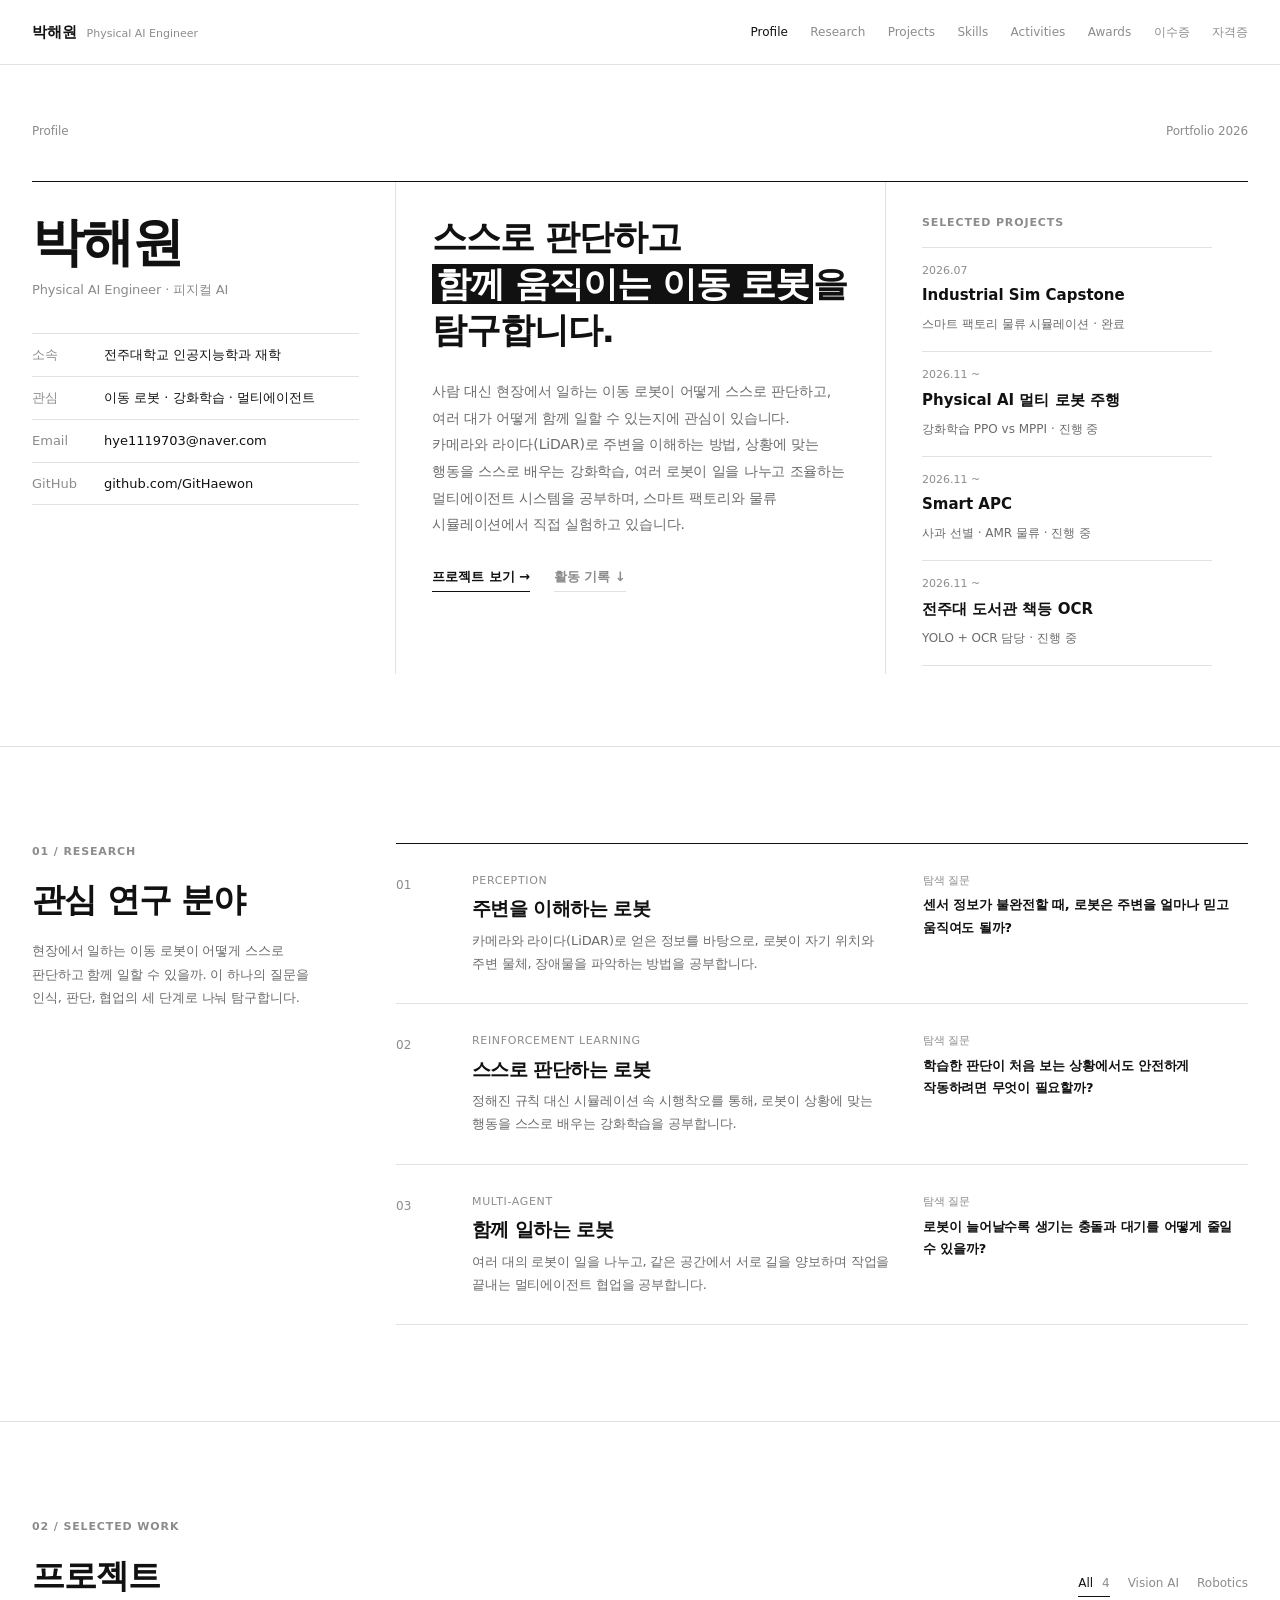
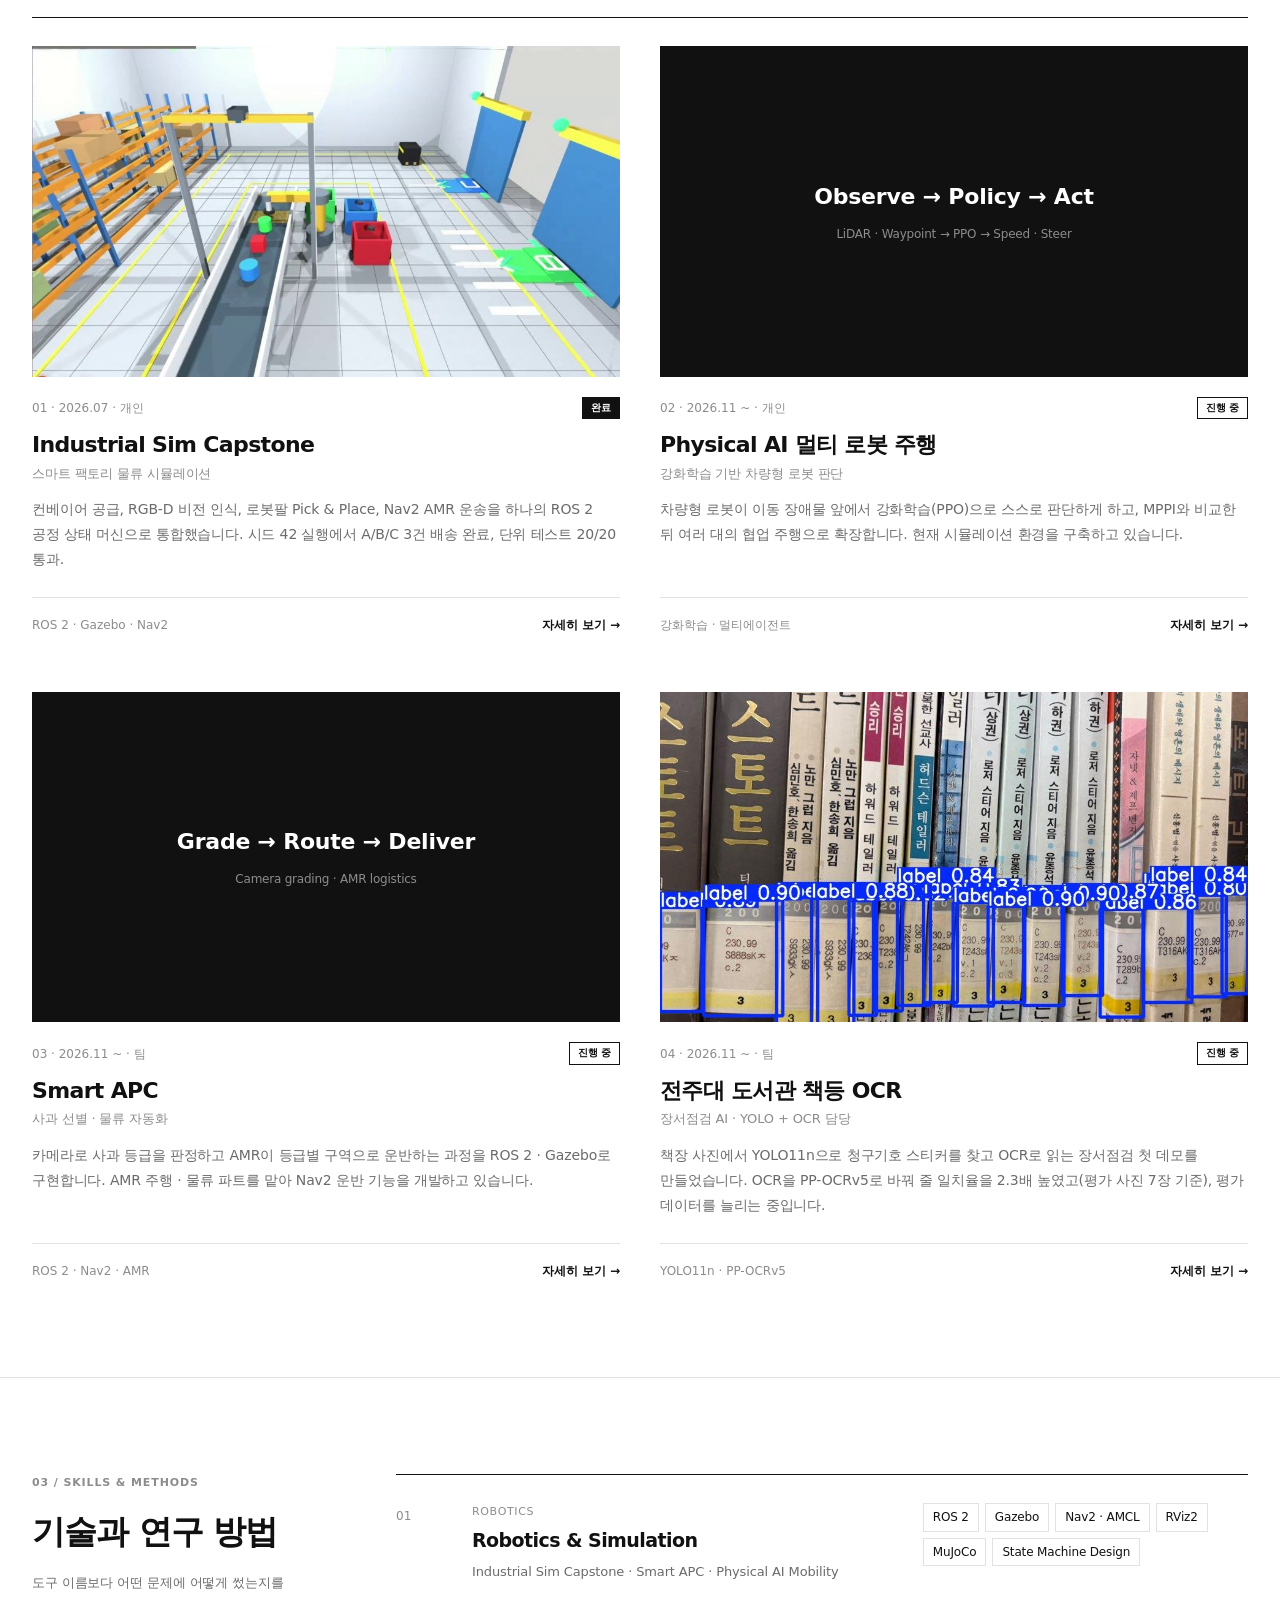
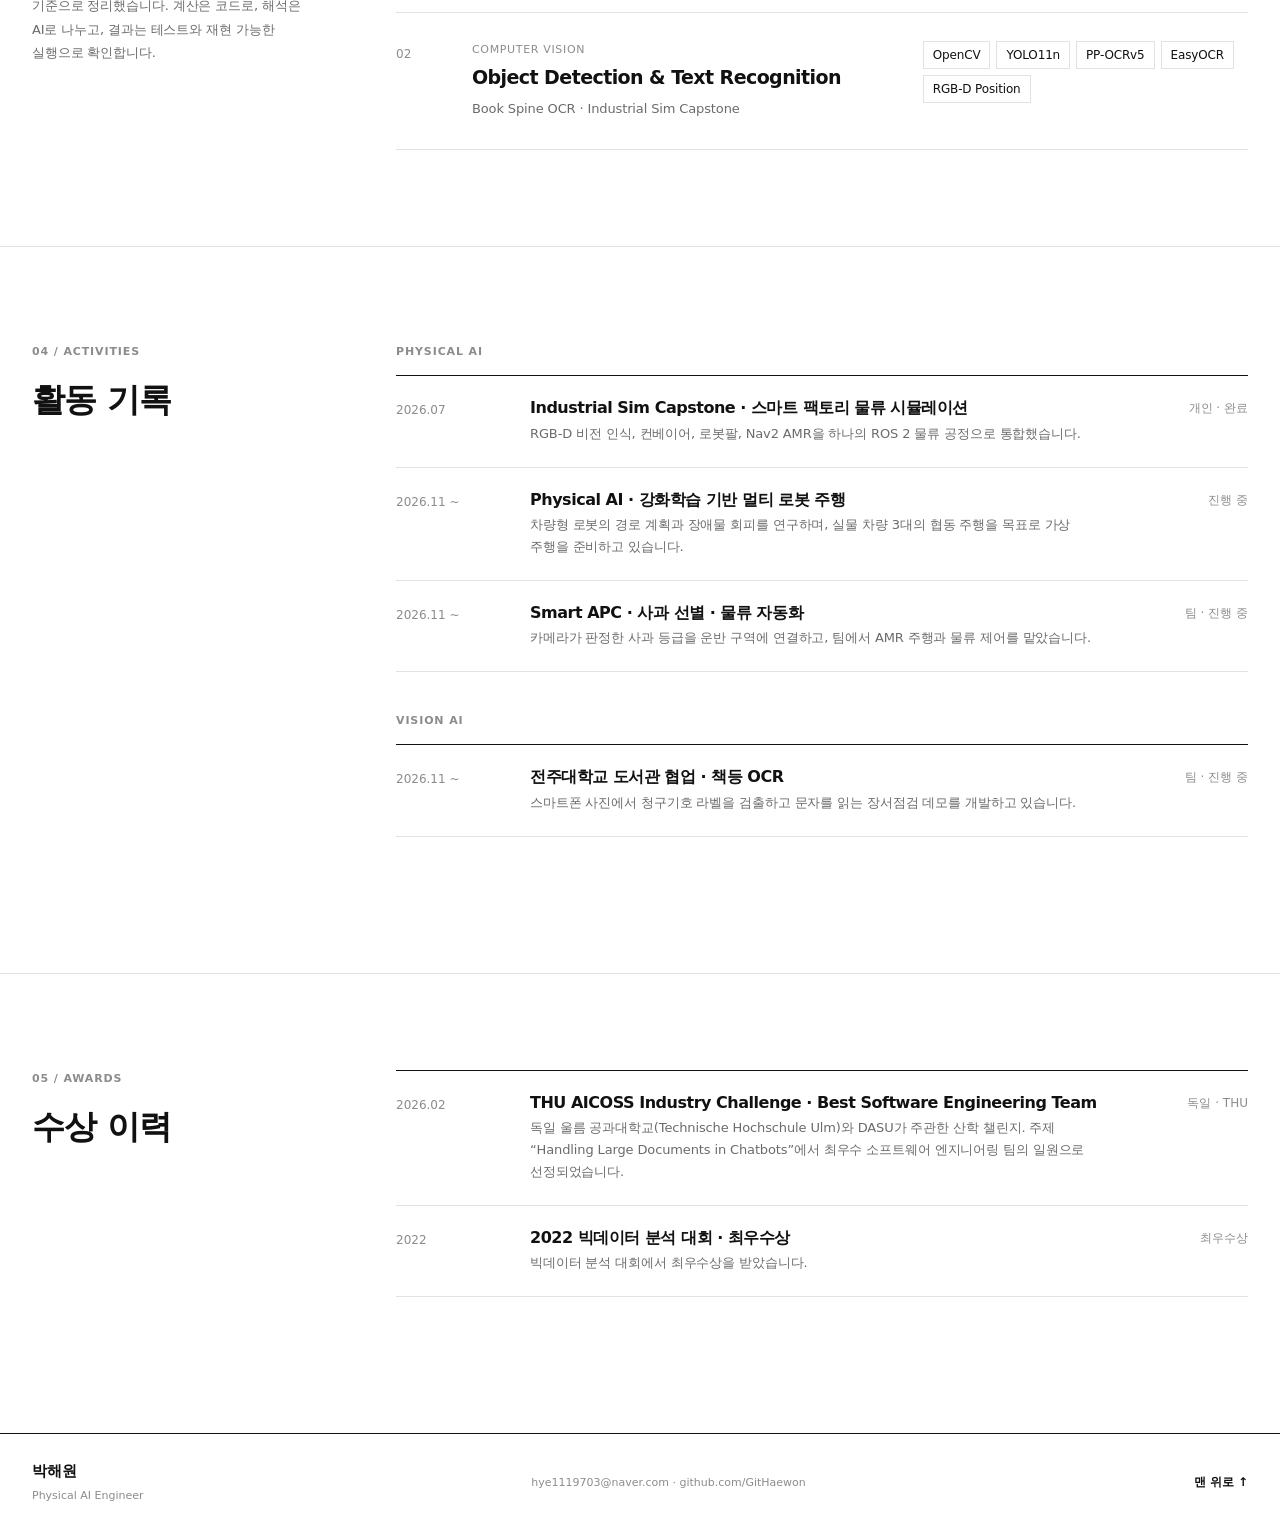
<file: index.html>
<!doctype html>
<html lang="ko">
<head>
  <meta charset="utf-8">
  <meta name="viewport" content="width=device-width, initial-scale=1">
  <meta name="theme-color" content="#ffffff">
  <meta name="description" content="스스로 판단하고 함께 움직이는 이동 로봇 — 강화학습 기반 판단과 멀티에이전트 협업을 공부하고 탐구하는 박해원의 포트폴리오입니다.">
  <meta property="og:type" content="website">
  <meta property="og:locale" content="ko_KR">
  <meta property="og:title" content="박해원 · Physical AI Portfolio">
  <meta property="og:description" content="스스로 판단하고 함께 움직이는 이동 로봇을 탐구합니다.">
  <title>박해원 · Physical AI Portfolio</title>
  <link rel="icon" href="assets/favicon.svg" type="image/svg+xml">
  <link rel="stylesheet" href="assets/style.css?v=physical-ai-rl">
  <link rel="stylesheet" href="assets/mono.css?v=1">
  <script src="assets/app.js?v=multi-category" defer></script>
</head>
<body>
  <a class="skip-link" href="#main">본문으로 바로 가기</a>
  <header class="site-header" id="top">
    <div class="container header-inner">
      <a class="brand" href="#home" aria-label="박해원 포트폴리오 홈">
        <span class="brand-copy"><strong>박해원</strong><small>Physical AI Engineer</small></span>
      </a>
      <button class="menu-toggle" type="button" aria-controls="primary-nav" aria-expanded="false" aria-label="메뉴 열기"><span></span><span></span><span></span></button>
      <nav class="nav" id="primary-nav" aria-label="주 메뉴">
        <a href="#home">Profile</a><a href="#research">Research</a><a href="#projects">Projects</a><a href="#skills">Skills</a><a href="#activities">Activities</a><a href="#awards">Awards</a><a href="certificates.html">이수증</a><a href="licenses.html">자격증</a>
      </nav>
    </div>
  </header>

  <main id="main">
    <!-- PROFILE -->
    <section class="m-profile" id="home" aria-labelledby="hero-title">
      <div class="container">
        <p class="m-page-label"><span>Profile</span><span>Portfolio 2026</span></p>
        <div class="m-profile-grid">
          <div class="m-col">
            <p class="m-name">박해원</p>
            <p class="m-role">Physical AI Engineer · 피지컬 AI</p>
            <dl class="m-kv">
              <div><dt>소속</dt><dd>전주대학교 인공지능학과 재학</dd></div>
              <div><dt>관심</dt><dd>이동 로봇 · 강화학습 · 멀티에이전트</dd></div>
              <div><dt>Email</dt><dd><a href="mailto:hye1119703@naver.com">hye1119703@naver.com</a></dd></div>
              <div><dt>GitHub</dt><dd><a href="https://github.com/GitHaewon" target="_blank" rel="noopener">github.com/GitHaewon</a></dd></div>
            </dl>
          </div>
          <div class="m-col m-statement">
            <h1 id="hero-title">스스로 판단하고<br><mark>함께 움직이는 이동 로봇</mark>을<br>탐구합니다.</h1>
            <p>사람 대신 현장에서 일하는 이동 로봇이 어떻게 스스로 판단하고, 여러 대가 어떻게 함께 일할 수 있는지에 관심이 있습니다. 카메라와 라이다(LiDAR)로 주변을 이해하는 방법, 상황에 맞는 행동을 스스로 배우는 강화학습, 여러 로봇이 일을 나누고 조율하는 멀티에이전트 시스템을 공부하며, 스마트 팩토리와 물류 시뮬레이션에서 직접 실험하고 있습니다.</p>
            <div class="m-actions"><a href="#projects">프로젝트 보기 →</a><a href="#activities">활동 기록 ↓</a></div>
          </div>
          <div class="m-col">
            <p class="m-label">Selected Projects</p>
            <ol class="m-index">
              <li><a href="projects/industrial-sim-capstone.html"><span>2026.07</span><strong>Industrial Sim Capstone</strong><em>스마트 팩토리 물류 시뮬레이션 · 완료</em></a></li>
              <li><a href="projects/physical-ai-mobility.html"><span>2026.11 ~</span><strong>Physical AI 멀티 로봇 주행</strong><em>강화학습 PPO vs MPPI · 진행 중</em></a></li>
              <li><a href="projects/smart-apple-apc.html"><span>2026.11 ~</span><strong>Smart APC</strong><em>사과 선별 · AMR 물류 · 진행 중</em></a></li>
              <li><a href="projects/jj-library-ocr.html"><span>2026.11 ~</span><strong>전주대 도서관 책등 OCR</strong><em>YOLO + OCR 담당 · 진행 중</em></a></li>
            </ol>
          </div>
        </div>
      </div>
    </section>

    <!-- RESEARCH -->
    <section class="section m-split" id="research" aria-labelledby="research-title">
      <div class="container m-split-grid">
        <div class="m-split-head">
          <p class="section-kicker">01 / Research</p>
          <h2 id="research-title" class="section-title">관심 연구 분야</h2>
          <p class="section-lead">현장에서 일하는 이동 로봇이 어떻게 스스로 판단하고 함께 일할 수 있을까. 이 하나의 질문을 인식, 판단, 협업의 세 단계로 나눠 탐구합니다.</p>
        </div>
        <ol class="m-rows">
          <li><span class="m-num">01</span><div><p class="m-tag">Perception</p><h3>주변을 이해하는 로봇</h3><p>카메라와 라이다(LiDAR)로 얻은 정보를 바탕으로, 로봇이 자기 위치와 주변 물체, 장애물을 파악하는 방법을 공부합니다.</p></div><p class="m-q"><span>탐색 질문</span>센서 정보가 불완전할 때, 로봇은 주변을 얼마나 믿고 움직여도 될까?</p></li>
          <li><span class="m-num">02</span><div><p class="m-tag">Reinforcement Learning</p><h3>스스로 판단하는 로봇</h3><p>정해진 규칙 대신 시뮬레이션 속 시행착오를 통해, 로봇이 상황에 맞는 행동을 스스로 배우는 강화학습을 공부합니다.</p></div><p class="m-q"><span>탐색 질문</span>학습한 판단이 처음 보는 상황에서도 안전하게 작동하려면 무엇이 필요할까?</p></li>
          <li><span class="m-num">03</span><div><p class="m-tag">Multi-agent</p><h3>함께 일하는 로봇</h3><p>여러 대의 로봇이 일을 나누고, 같은 공간에서 서로 길을 양보하며 작업을 끝내는 멀티에이전트 협업을 공부합니다.</p></div><p class="m-q"><span>탐색 질문</span>로봇이 늘어날수록 생기는 충돌과 대기를 어떻게 줄일 수 있을까?</p></li>
        </ol>
      </div>
    </section>

    <!-- PROJECTS -->
    <section class="section projects-section" id="projects" aria-labelledby="projects-title">
      <div class="container">
        <div class="m-section-top">
          <div><p class="section-kicker">02 / Selected Work</p><h2 id="projects-title" class="section-title">프로젝트</h2></div>
          <div class="filter-bar" lang="en" role="group" aria-label="Filter projects by category">
            <button class="filter-button is-active" type="button" data-filter="all" aria-pressed="true">All <span>4</span></button>
            <button class="filter-button" type="button" data-filter="vision" aria-pressed="false">Vision AI</button>
            <button class="filter-button" type="button" data-filter="robotics" aria-pressed="false">Robotics</button>
          </div>
        </div>
        <div class="project-grid" id="project-grid">
          <article class="project-card" data-category="robotics">
            <a href="projects/industrial-sim-capstone.html" class="project-image" aria-label="Industrial Sim Capstone 프로젝트 상세 보기"><img src="assets/industrial-sim/gazebo-scene.jpg" alt="컨베이어, 로봇팔, 이동식 상자가 배치된 Gazebo 공장 월드" width="956" height="538" loading="lazy"></a>
            <div class="project-content">
              <div class="project-meta"><span>01 · 2026.07 · 개인</span><span class="status status-done">완료</span></div>
              <h3><a href="projects/industrial-sim-capstone.html">Industrial Sim Capstone</a></h3>
              <p class="m-sub">스마트 팩토리 물류 시뮬레이션</p>
              <p>컨베이어 공급, RGB-D 비전 인식, 로봇팔 Pick &amp; Place, Nav2 AMR 운송을 하나의 ROS 2 공정 상태 머신으로 통합했습니다. 시드 42 실행에서 A/B/C 3건 배송 완료, 단위 테스트 20/20 통과.</p>
              <div class="project-footer"><span>ROS 2 · Gazebo · Nav2</span><a href="projects/industrial-sim-capstone.html" aria-label="Industrial Sim Capstone 자세히 보기">자세히 보기 →</a></div>
            </div>
          </article>
          <article class="project-card" data-category="robotics">
            <a href="projects/physical-ai-mobility.html" class="project-image m-placeholder" aria-label="Physical AI 모빌리티 프로젝트 상세 보기">
              <span class="m-ph-text">Observe → Policy → Act<small>LiDAR · Waypoint → PPO → Speed · Steer</small></span>
            </a>
            <div class="project-content">
              <div class="project-meta"><span>02 · 2026.11 ~ · 개인</span><span class="status status-active">진행 중</span></div>
              <h3><a href="projects/physical-ai-mobility.html">Physical AI 멀티 로봇 주행</a></h3>
              <p class="m-sub">강화학습 기반 차량형 로봇 판단</p>
              <p>차량형 로봇이 이동 장애물 앞에서 강화학습(PPO)으로 스스로 판단하게 하고, MPPI와 비교한 뒤 여러 대의 협업 주행으로 확장합니다. 현재 시뮬레이션 환경을 구축하고 있습니다.</p>
              <div class="project-footer"><span>강화학습 · 멀티에이전트</span><a href="projects/physical-ai-mobility.html" aria-label="Physical AI 모빌리티 자세히 보기">자세히 보기 →</a></div>
            </div>
          </article>
          <article class="project-card" data-category="robotics">
            <a href="projects/smart-apple-apc.html" class="project-image m-placeholder" aria-label="Smart APC 사과 선별·물류 자동화 프로젝트 상세 보기">
              <span class="m-ph-text">Grade → Route → Deliver<small>Camera grading · AMR logistics</small></span>
            </a>
            <div class="project-content">
              <div class="project-meta"><span>03 · 2026.11 ~ · 팀</span><span class="status status-active">진행 중</span></div>
              <h3><a href="projects/smart-apple-apc.html">Smart APC</a></h3>
              <p class="m-sub">사과 선별 · 물류 자동화</p>
              <p>카메라로 사과 등급을 판정하고 AMR이 등급별 구역으로 운반하는 과정을 ROS 2 · Gazebo로 구현합니다. AMR 주행 · 물류 파트를 맡아 Nav2 운반 기능을 개발하고 있습니다.</p>
              <div class="project-footer"><span>ROS 2 · Nav2 · AMR</span><a href="projects/smart-apple-apc.html" aria-label="Smart APC 자세히 보기">자세히 보기 →</a></div>
            </div>
          </article>
          <article class="project-card" data-category="vision">
            <a href="projects/jj-library-ocr.html" class="project-image" aria-label="전주대 도서관 책등 OCR 프로젝트 상세 보기">
              <img src="assets/jj-library/test-detection-02.jpg" alt="책등의 청구기호 스티커마다 검출 박스와 신뢰도가 표시된 사진" width="960" height="720" loading="lazy">
            </a>
            <div class="project-content">
              <div class="project-meta"><span>04 · 2026.11 ~ · 팀</span><span class="status status-active">진행 중</span></div>
              <h3><a href="projects/jj-library-ocr.html">전주대 도서관 책등 OCR</a></h3>
              <p class="m-sub">장서점검 AI · YOLO + OCR 담당</p>
              <p>책장 사진에서 YOLO11n으로 청구기호 스티커를 찾고 OCR로 읽는 장서점검 첫 데모를 만들었습니다. OCR을 PP-OCRv5로 바꿔 줄 일치율을 2.3배 높였고(평가 사진 7장 기준), 평가 데이터를 늘리는 중입니다.</p>
              <div class="project-footer"><span>YOLO11n · PP-OCRv5</span><a href="projects/jj-library-ocr.html" aria-label="전주대 도서관 책등 OCR 자세히 보기">자세히 보기 →</a></div>
            </div>
          </article>
        </div>
      </div>
    </section>

    <!-- SKILLS -->
    <section class="section m-split" id="skills" aria-labelledby="skills-title">
      <div class="container m-split-grid">
        <div class="m-split-head">
          <p class="section-kicker">03 / Skills &amp; Methods</p>
          <h2 id="skills-title" class="section-title">기술과 연구 방법</h2>
          <p class="section-lead">도구 이름보다 어떤 문제에 어떻게 썼는지를 기준으로 정리했습니다. 계산은 코드로, 해석은 AI로 나누고, 결과는 테스트와 재현 가능한 실행으로 확인합니다.</p>
        </div>
        <ol class="m-rows m-skills" lang="en">
          <li><span class="m-num">01</span><div><p class="m-tag">Robotics</p><h3>Robotics &amp; Simulation</h3><p>Industrial Sim Capstone · Smart APC · Physical AI Mobility</p></div><p class="m-chips"><span>ROS 2</span><span>Gazebo</span><span>Nav2 · AMCL</span><span>RViz2</span><span>MuJoCo</span><span>State Machine Design</span></p></li>
          <li><span class="m-num">02</span><div><p class="m-tag">Computer Vision</p><h3>Object Detection &amp; Text Recognition</h3><p>Book Spine OCR · Industrial Sim Capstone</p></div><p class="m-chips"><span>OpenCV</span><span>YOLO11n</span><span>PP-OCRv5</span><span>EasyOCR</span><span>RGB-D Position</span></p></li>
        </ol>
      </div>
    </section>

    <!-- ACTIVITIES -->
    <section class="section m-split" id="activities" aria-labelledby="activities-title">
      <div class="container m-split-grid">
        <div class="m-split-head">
          <p class="section-kicker">04 / Activities</p>
          <h2 id="activities-title" class="section-title">활동 기록</h2>
        </div>
        <div>
          <p class="m-label">Physical AI</p>
          <ul class="m-list" role="list">
            <li><time datetime="2026-07">2026.07</time><div><h3><a href="projects/industrial-sim-capstone.html">Industrial Sim Capstone · 스마트 팩토리 물류 시뮬레이션</a></h3><p>RGB-D 비전 인식, 컨베이어, 로봇팔, Nav2 AMR을 하나의 ROS 2 물류 공정으로 통합했습니다.</p></div><span>개인 · 완료</span></li>
            <li><time datetime="2026-11">2026.11 ~</time><div><h3><a href="projects/physical-ai-mobility.html">Physical AI · 강화학습 기반 멀티 로봇 주행</a></h3><p>차량형 로봇의 경로 계획과 장애물 회피를 연구하며, 실물 차량 3대의 협동 주행을 목표로 가상 주행을 준비하고 있습니다.</p></div><span>진행 중</span></li>
            <li><time datetime="2026-11">2026.11 ~</time><div><h3><a href="projects/smart-apple-apc.html">Smart APC · 사과 선별 · 물류 자동화</a></h3><p>카메라가 판정한 사과 등급을 운반 구역에 연결하고, 팀에서 AMR 주행과 물류 제어를 맡았습니다.</p></div><span>팀 · 진행 중</span></li>
          </ul>
          <p class="m-label">Vision AI</p>
          <ul class="m-list" role="list">
            <li><time datetime="2026-11">2026.11 ~</time><div><h3><a href="projects/jj-library-ocr.html">전주대학교 도서관 협업 · 책등 OCR</a></h3><p>스마트폰 사진에서 청구기호 라벨을 검출하고 문자를 읽는 장서점검 데모를 개발하고 있습니다.</p></div><span>팀 · 진행 중</span></li>
          </ul>
        </div>
      </div>
    </section>

    <!-- AWARDS -->
    <section class="section m-split" id="awards" aria-labelledby="awards-title">
      <div class="container m-split-grid">
        <div class="m-split-head">
          <p class="section-kicker">05 / Awards</p>
          <h2 id="awards-title" class="section-title">수상 이력</h2>
        </div>
        <ul class="m-list" role="list">
          <li><time datetime="2026-02">2026.02</time><div><h3>THU AICOSS Industry Challenge · Best Software Engineering Team</h3><p>독일 울름 공과대학교(Technische Hochschule Ulm)와 DASU가 주관한 산학 챌린지. 주제 “Handling Large Documents in Chatbots”에서 최우수 소프트웨어 엔지니어링 팀의 일원으로 선정되었습니다.</p></div><span>독일 · THU</span></li>
          <li><time datetime="2022">2022</time><div><h3>2022 빅데이터 분석 대회 · 최우수상</h3><p>빅데이터 분석 대회에서 최우수상을 받았습니다.</p></div><span>최우수상</span></li>
        </ul>
      </div>
    </section>
  </main>
  <footer class="site-footer"><div class="container footer-inner"><div><strong>박해원</strong><p>Physical AI Engineer</p></div><p>hye1119703@naver.com · github.com/GitHaewon</p><a href="#top">맨 위로 ↑</a></div></footer>
</body>
</html>
</file>
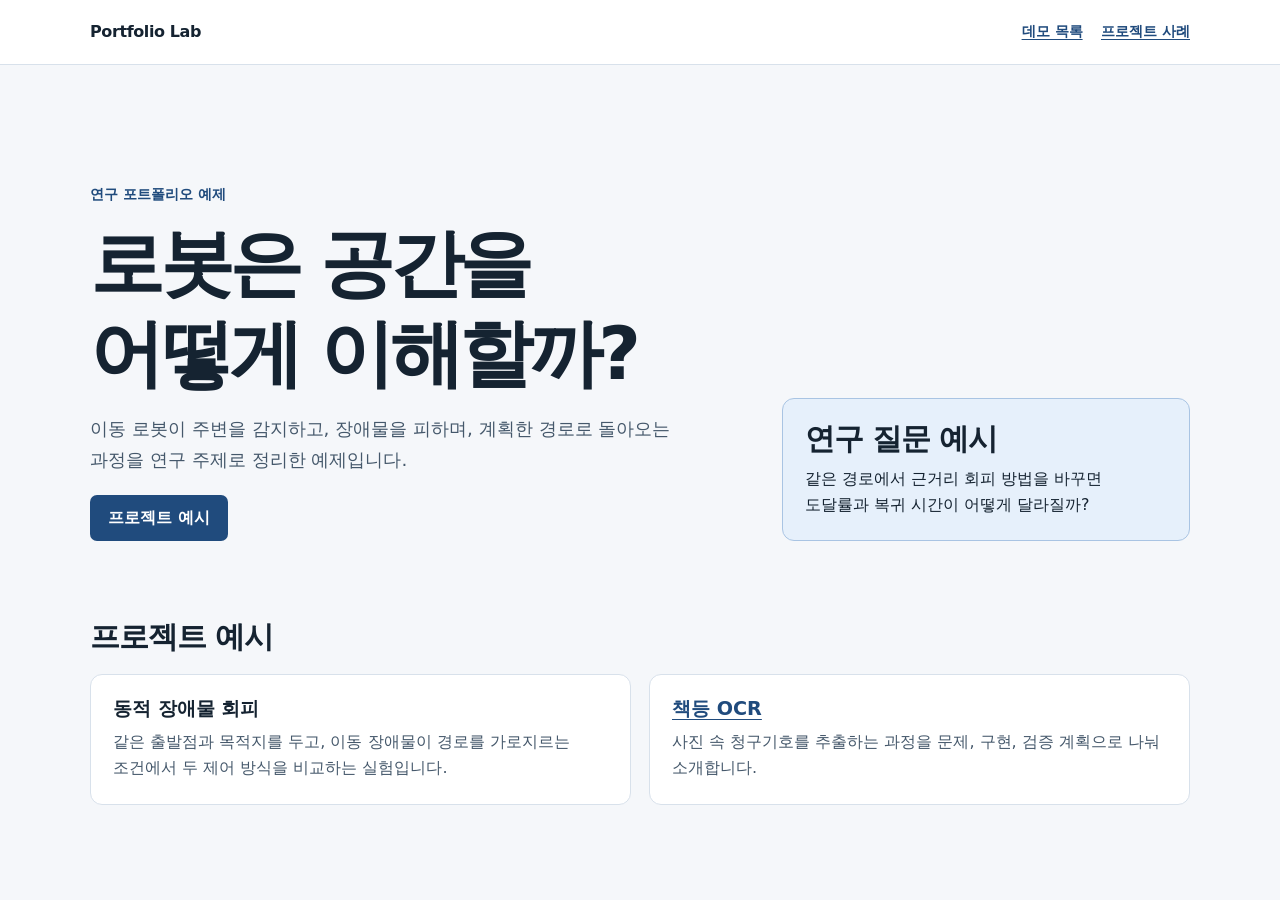
<file: demo-01/index.html>
<!doctype html>
<html lang="ko">
<head>
  <meta charset="utf-8">
  <meta name="viewport" content="width=device-width, initial-scale=1">
  <meta name="description" content="연구 관심사와 프로젝트 목록을 소개하는 포트폴리오 예제입니다.">
  <title>연구 포트폴리오 예제 | Portfolio Lab</title>
  <link rel="stylesheet" href="../assets/lab-style.css">
</head>
<body>
  <a class="skip-link" href="#main">본문으로 바로 가기</a>
  <header class="site-header">
    <div class="container header-inner">
    <a class="brand" href="../lab.html">Portfolio Lab</a>
    <nav aria-label="데모 메뉴"><a href="../lab.html">데모 목록</a><a href="../demo-02/">프로젝트 사례</a></nav>
    </div>
  </header>
  <main id="main" class="research-demo">
    <section class="container demo-hero" aria-labelledby="page-title">
      <div>
        <p class="eyebrow">연구 포트폴리오 예제</p>
        <h1 id="page-title">로봇은 공간을 어떻게 이해할까?</h1>
        <p class="lead">이동 로봇이 주변을 감지하고, 장애물을 피하며, 계획한 경로로 돌아오는 과정을 연구 주제로 정리한 예제입니다.</p>
        <a class="button" href="#projects">프로젝트 예시</a>
      </div>
      <div class="research-note">
        <h2>연구 질문 예시</h2>
        <p>같은 경로에서 근거리 회피 방법을 바꾸면 도달률과 복귀 시간이 어떻게 달라질까?</p>
      </div>
    </section>
    <section id="projects" class="container samples" aria-labelledby="projects-title">
      <h2 id="projects-title">프로젝트 예시</h2>
      <div class="cards">
        <article class="sample-card card-copy"><h3>동적 장애물 회피</h3><p>같은 출발점과 목적지를 두고, 이동 장애물이 경로를 가로지르는 조건에서 두 제어 방식을 비교하는 실험입니다.</p></article>
        <article class="sample-card card-copy"><h3><a href="../demo-02/">책등 OCR</a></h3><p>사진 속 청구기호를 추출하는 과정을 문제, 구현, 검증 계획으로 나눠 소개합니다.</p></article>
      </div>
    </section>
  </main>
</body>
</html>
</file>
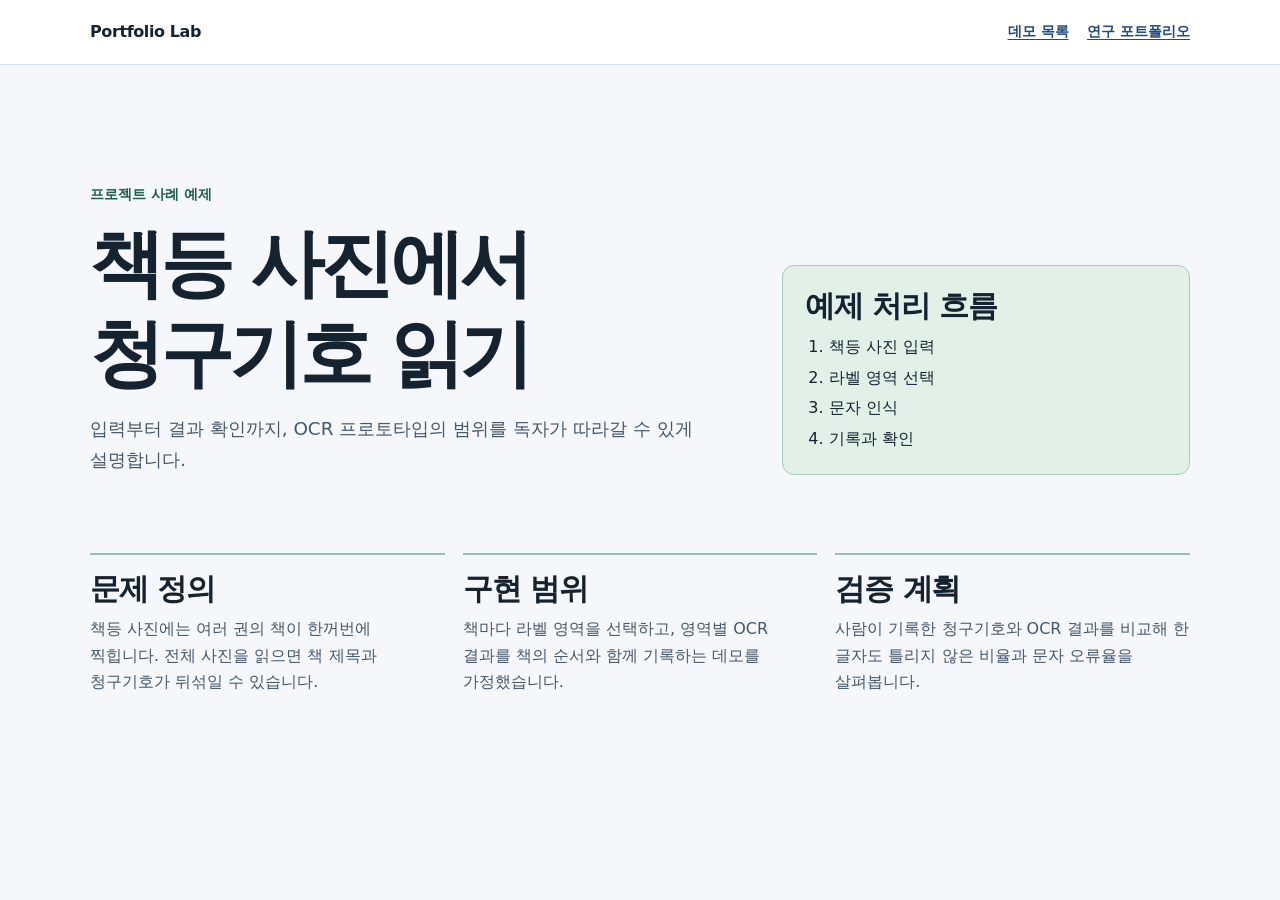
<file: demo-02/index.html>
<!doctype html>
<html lang="ko">
<head>
  <meta charset="utf-8">
  <meta name="viewport" content="width=device-width, initial-scale=1">
  <meta name="description" content="책등 OCR을 주제로 문제, 구현 흐름, 검증 계획을 설명하는 프로젝트 사례 예제입니다.">
  <title>프로젝트 사례 예제 | Portfolio Lab</title>
  <link rel="stylesheet" href="../assets/lab-style.css">
</head>
<body>
  <a class="skip-link" href="#main">본문으로 바로 가기</a>
  <header class="site-header">
    <div class="container header-inner">
    <a class="brand" href="../lab.html">Portfolio Lab</a>
    <nav aria-label="데모 메뉴"><a href="../lab.html">데모 목록</a><a href="../demo-01/">연구 포트폴리오</a></nav>
    </div>
  </header>
  <main id="main" class="case-demo">
    <section class="container demo-hero" aria-labelledby="page-title">
      <div>
        <p class="eyebrow">프로젝트 사례 예제</p>
        <h1 id="page-title">책등 사진에서 청구기호 읽기</h1>
        <p class="lead">입력부터 결과 확인까지, OCR 프로토타입의 범위를 독자가 따라갈 수 있게 설명합니다.</p>
      </div>
      <div class="research-note">
        <h2>예제 처리 흐름</h2>
        <ol class="flow">
          <li>책등 사진 입력</li>
          <li>라벨 영역 선택</li>
          <li>문자 인식</li>
          <li>기록과 확인</li>
        </ol>
      </div>
    </section>
    <div class="container case-details">
      <section aria-labelledby="problem-title">
        <h2 id="problem-title">문제 정의</h2>
        <p>책등 사진에는 여러 권의 책이 한꺼번에 찍힙니다. 전체 사진을 읽으면 책 제목과 청구기호가 뒤섞일 수 있습니다.</p>
      </section>
      <section aria-labelledby="build-title">
        <h2 id="build-title">구현 범위</h2>
        <p>책마다 라벨 영역을 선택하고, 영역별 OCR 결과를 책의 순서와 함께 기록하는 데모를 가정했습니다.</p>
      </section>
      <section aria-labelledby="evaluation-title">
        <h2 id="evaluation-title">검증 계획</h2>
        <p>사람이 기록한 청구기호와 OCR 결과를 비교해 한 글자도 틀리지 않은 비율과 문자 오류율을 살펴봅니다.</p>
      </section>
    </div>
  </main>
</body>
</html>
</file>
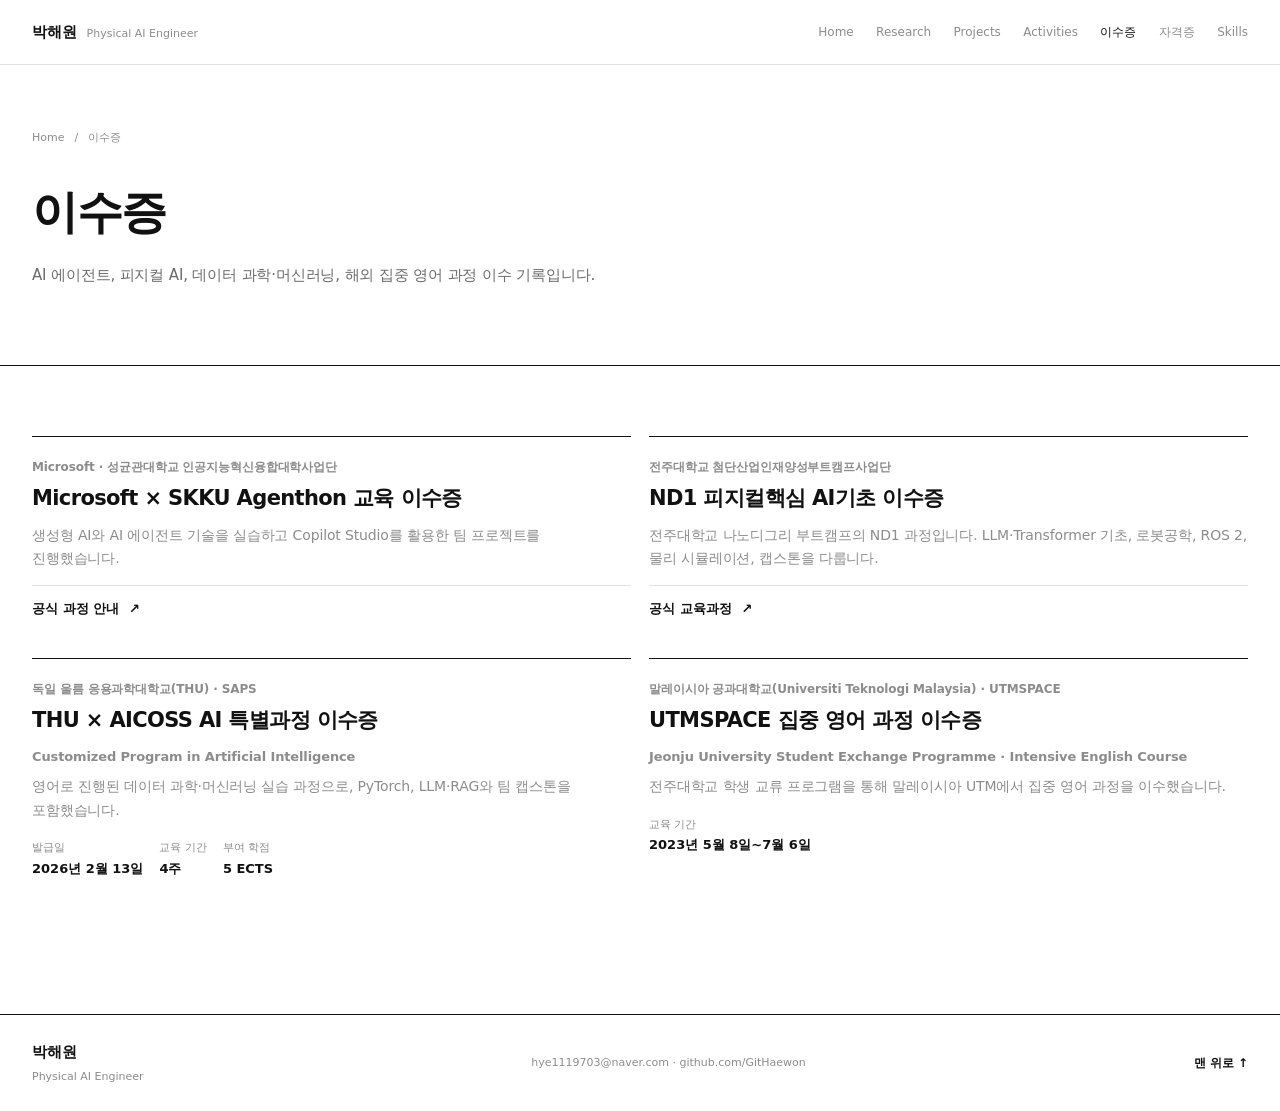
<file: certificates.html>
<!doctype html>
<html lang="ko" id="top">
<head>
  <meta charset="utf-8">
  <meta name="viewport" content="width=device-width, initial-scale=1">
  <meta name="theme-color" content="#ffffff">
  <meta name="description" content="Microsoft × SKKU Agenthon, 전주대 ND1 부트캠프, THU × AICOSS AI 특별과정, UTMSPACE 집중 영어 과정 이수 기록입니다.">
  <title>이수증 | AI Research Portfolio</title>
  <link rel="icon" href="assets/favicon.svg" type="image/svg+xml">
  <link rel="stylesheet" href="assets/style.css?v=certificates-utmspace">
  <link rel="stylesheet" href="assets/mono.css?v=1">
  <script src="assets/app.js?v=multi-category" defer></script>
</head>
<body>
  <a class="skip-link" href="#main">본문으로 바로 가기</a>
  <header class="site-header"><div class="container header-inner"><a class="brand" href="index.html" aria-label="박해원 포트폴리오 홈"><span class="brand-copy"><strong>박해원</strong><small>Physical AI Engineer</small></span></a><button class="menu-toggle" type="button" aria-controls="primary-nav" aria-expanded="false" aria-label="메뉴 열기"><span></span><span></span><span></span></button><nav class="nav" id="primary-nav" aria-label="주 메뉴"><a href="index.html#home">Home</a><a href="index.html#research">Research</a><a href="index.html#projects">Projects</a><a href="index.html#activities">Activities</a><a href="certificates.html" aria-current="page">이수증</a><a href="licenses.html">자격증</a><a href="index.html#skills">Skills</a></nav></div></header>
  <main id="main">
    <section class="detail-hero" aria-labelledby="certificates-title">
      <div class="container">
        <nav class="breadcrumb" aria-label="현재 위치">
          <a href="index.html">Home</a><span aria-hidden="true">/</span>
          <span aria-current="page">이수증</span>
        </nav>
        <h1 id="certificates-title">이수증</h1>
        <p>AI 에이전트, 피지컬 AI, 데이터 과학·머신러닝, 해외 집중 영어 과정 이수 기록입니다.</p>
      </div>
    </section>
    <div class="container detail-body">
      <ul class="certificate-list" role="list" aria-label="이수 과정">
        <li>
          <article class="certificate-card" id="agenthon">
            <p class="certificate-issuer">Microsoft · 성균관대학교 인공지능혁신융합대학사업단</p>
            <h2>Microsoft × SKKU Agenthon 교육 이수증</h2>
            <p>생성형 AI와 AI 에이전트 기술을 실습하고 Copilot Studio를 활용한 팀 프로젝트를 진행했습니다.</p>
            <div class="certificate-links">
              <a class="back-link" href="https://slec.skku.edu/skku/campus/skk_comm/notice03.do?articleNo=139205&amp;mode=view">공식 과정 안내 <span aria-hidden="true">↗</span></a>
            </div>
          </article>
        </li>
        <li>
          <article class="certificate-card" id="jj-nd1">
            <p class="certificate-issuer">전주대학교 첨단산업인재양성부트캠프사업단</p>
            <h2>ND1 피지컬핵심 AI기초 이수증</h2>
            <p>전주대학교 나노디그리 부트캠프의 ND1 과정입니다. LLM·Transformer 기초, 로봇공학, ROS 2, 물리 시뮬레이션, 캡스톤을 다룹니다.</p>
            <div class="certificate-links">
              <a class="back-link" href="https://jjcamp.ac.kr/content/bootcamp-curriculum.do">공식 교육과정 <span aria-hidden="true">↗</span></a>
            </div>
          </article>
        </li>
        <li>
          <article class="certificate-card" id="thu-aicoss">
            <p class="certificate-issuer">독일 울름 응용과학대학교(THU) · SAPS</p>
            <h2>THU × AICOSS AI 특별과정 이수증</h2>
            <p class="certificate-original-title" lang="en">Customized Program in Artificial Intelligence</p>
            <p>영어로 진행된 데이터 과학·머신러닝 실습 과정으로, PyTorch, LLM·RAG와 팀 캡스톤을 포함했습니다.</p>
            <dl class="certificate-facts">
              <div><dt>발급일</dt><dd><time datetime="2026-02-13">2026년 2월 13일</time></dd></div>
              <div><dt>교육 기간</dt><dd>4주</dd></div>
              <div><dt>부여 학점</dt><dd>5 ECTS</dd></div>
            </dl>
          </article>
        </li>
        <li>
          <article class="certificate-card" id="utmspace">
            <p class="certificate-issuer">말레이시아 공과대학교(Universiti Teknologi Malaysia) · UTMSPACE</p>
            <h2>UTMSPACE 집중 영어 과정 이수증</h2>
            <p class="certificate-original-title" lang="en">Jeonju University Student Exchange Programme · Intensive English Course</p>
            <p>전주대학교 학생 교류 프로그램을 통해 말레이시아 UTM에서 집중 영어 과정을 이수했습니다.</p>
            <dl class="certificate-facts">
              <div><dt>교육 기간</dt><dd><time datetime="2023-05-08">2023년 5월 8일</time>~<time datetime="2023-07-06">7월 6일</time></dd></div>
            </dl>
          </article>
        </li>
      </ul>
    </div>
  </main>
  <footer class="site-footer"><div class="container footer-inner"><div><strong>박해원</strong><p>Physical AI Engineer</p></div><p>hye1119703@naver.com · github.com/GitHaewon</p><a href="#top">맨 위로 ↑</a></div></footer>
</body>
</html>
</file>
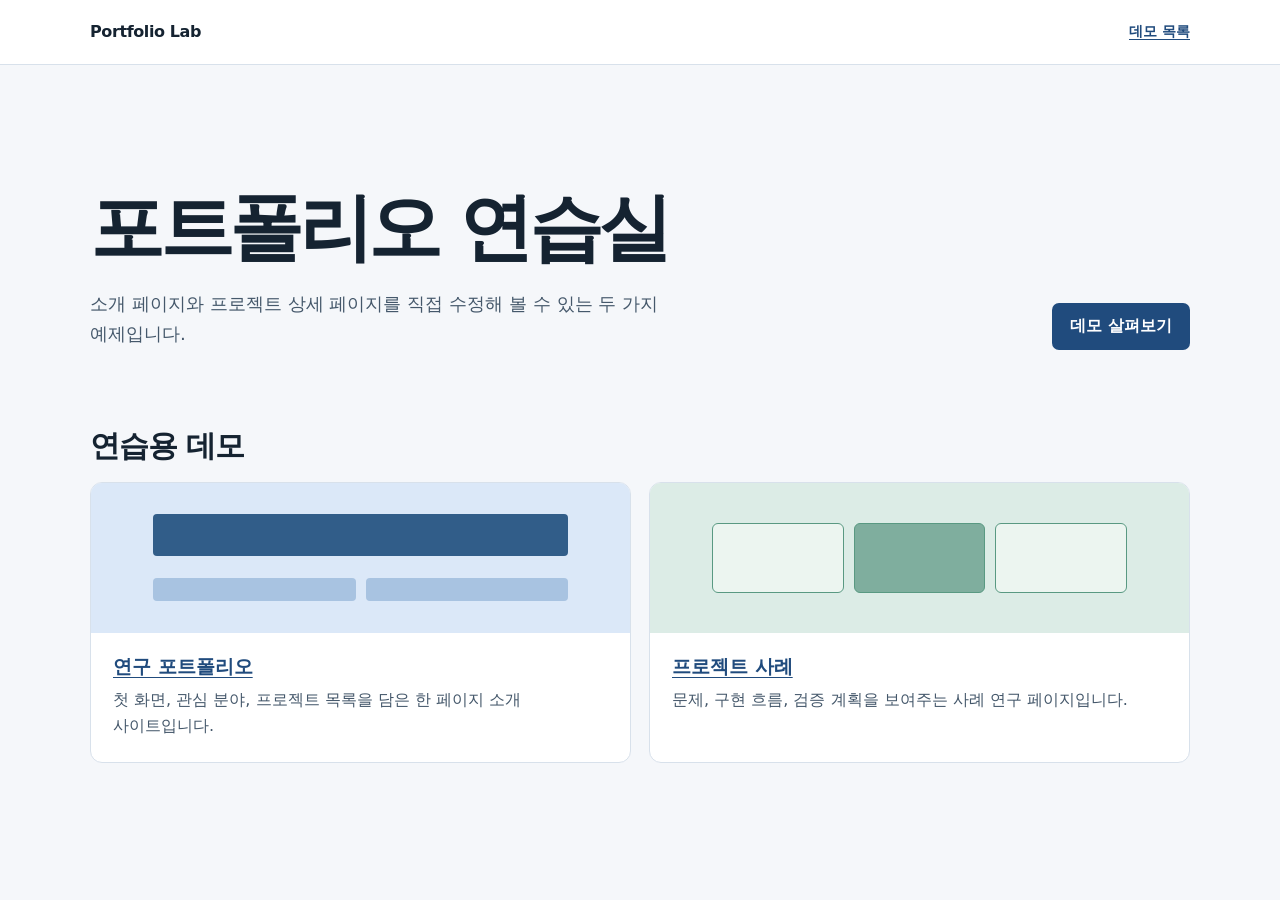
<file: lab.html>
<!doctype html>
<html lang="ko">
<head>
  <meta charset="utf-8">
  <meta name="viewport" content="width=device-width, initial-scale=1">
  <meta name="description" content="포트폴리오 구성과 프로젝트 소개 페이지를 연습하는 공간입니다.">
  <title>Portfolio Lab</title>
  <link rel="stylesheet" href="./assets/lab-style.css">
</head>
<body>
  <a class="skip-link" href="#main">본문으로 바로 가기</a>
  <header class="site-header">
    <div class="container header-inner">
    <a class="brand" href="./lab.html">Portfolio Lab</a>
    <nav aria-label="주 메뉴"><a href="#demos">데모 목록</a></nav>
    </div>
  </header>
  <main id="main">
    <section class="container lab-hero" aria-labelledby="page-title">
      <div>
        <h1 id="page-title">포트폴리오 연습실</h1>
        <p class="lead">소개 페이지와 프로젝트 상세 페이지를 직접 수정해 볼 수 있는 두 가지 예제입니다.</p>
      </div>
      <a class="button" href="#demos">데모 살펴보기</a>
    </section>
    <section id="demos" class="container samples" aria-labelledby="demos-title">
      <h2 id="demos-title">연습용 데모</h2>
      <div class="cards">
        <article class="sample-card sample-blue">
          <div class="preview preview-profile" aria-hidden="true"><span></span><span></span><span></span></div>
          <div class="card-copy">
            <h3><a href="./demo-01/">연구 포트폴리오</a></h3>
            <p>첫 화면, 관심 분야, 프로젝트 목록을 담은 한 페이지 소개 사이트입니다.</p>
          </div>
        </article>
        <article class="sample-card sample-green">
          <div class="preview preview-case" aria-hidden="true"><span></span><span></span><span></span></div>
          <div class="card-copy">
            <h3><a href="./demo-02/">프로젝트 사례</a></h3>
            <p>문제, 구현 흐름, 검증 계획을 보여주는 사례 연구 페이지입니다.</p>
          </div>
        </article>
      </div>
    </section>
  </main>
</body>
</html>
</file>
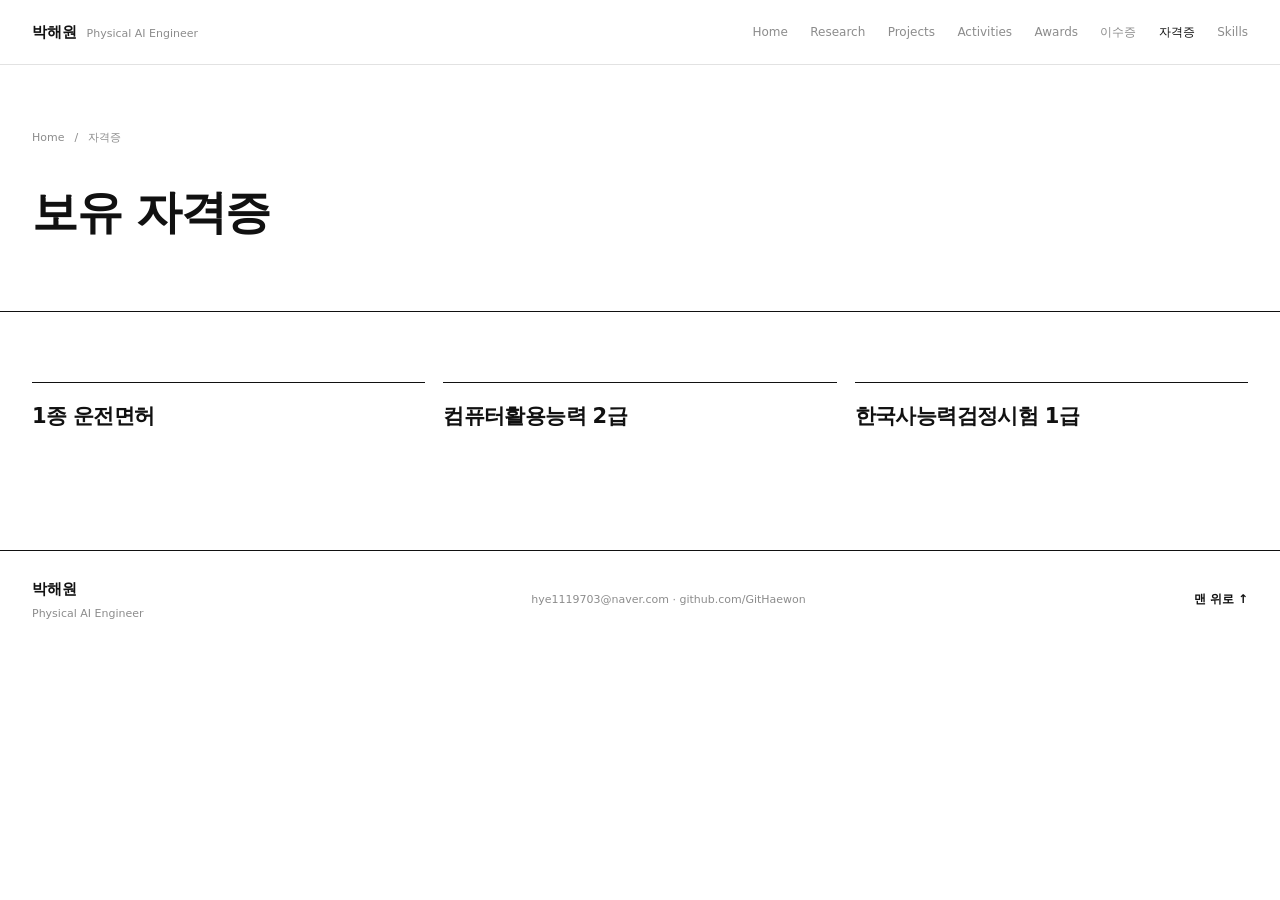
<file: licenses.html>
<!doctype html>
<html lang="ko">
<head>
  <meta charset="utf-8">
  <meta name="viewport" content="width=device-width, initial-scale=1">
  <meta name="theme-color" content="#ffffff">
  <meta name="description" content="보유 자격증과 운전면허를 정리한 페이지입니다.">
  <title>자격증 | AI Research Portfolio</title>
  <link rel="icon" href="assets/favicon.svg" type="image/svg+xml">
  <link rel="stylesheet" href="assets/style.css?v=licenses">
  <link rel="stylesheet" href="assets/mono.css?v=1">
  <script src="assets/app.js?v=multi-category" defer></script>
</head>
<body>
  <a class="skip-link" href="#main">본문으로 바로 가기</a>
  <header class="site-header" id="top">
    <div class="container header-inner">
      <a class="brand" href="index.html#home" aria-label="박해원 포트폴리오 홈">
        <span class="brand-copy"><strong>박해원</strong><small>Physical AI Engineer</small></span>
      </a>
      <button class="menu-toggle" type="button" aria-controls="primary-nav" aria-expanded="false" aria-label="메뉴 열기"><span></span><span></span><span></span></button>
      <nav class="nav" id="primary-nav" aria-label="주 메뉴">
        <a href="index.html#home">Home</a><a href="index.html#research">Research</a><a href="index.html#projects">Projects</a><a href="index.html#activities">Activities</a><a href="index.html#awards">Awards</a><a href="certificates.html">이수증</a><a href="licenses.html" aria-current="page">자격증</a><a href="index.html#skills">Skills</a>
      </nav>
    </div>
  </header>

  <main id="main">
    <section class="detail-hero" aria-labelledby="licenses-title">
      <div class="container">
        <nav class="breadcrumb" aria-label="현재 위치">
          <a href="index.html">Home</a><span aria-hidden="true">/</span>
          <span aria-current="page">자격증</span>
        </nav>
        <h1 id="licenses-title">보유 자격증</h1>
      </div>
    </section>
    <div class="container detail-body">
      <ul class="certificate-list license-list" role="list" aria-label="보유 자격증 목록">
        <li class="certificate-card"><h2>1종 운전면허</h2></li>
        <li class="certificate-card"><h2>컴퓨터활용능력 2급</h2></li>
        <li class="certificate-card"><h2>한국사능력검정시험 1급</h2></li>
      </ul>
    </div>
  </main>
  <footer class="site-footer"><div class="container footer-inner"><div><strong>박해원</strong><p>Physical AI Engineer</p></div><p>hye1119703@naver.com · github.com/GitHaewon</p><a href="#top">맨 위로 ↑</a></div></footer>
</body>
</html>
</file>
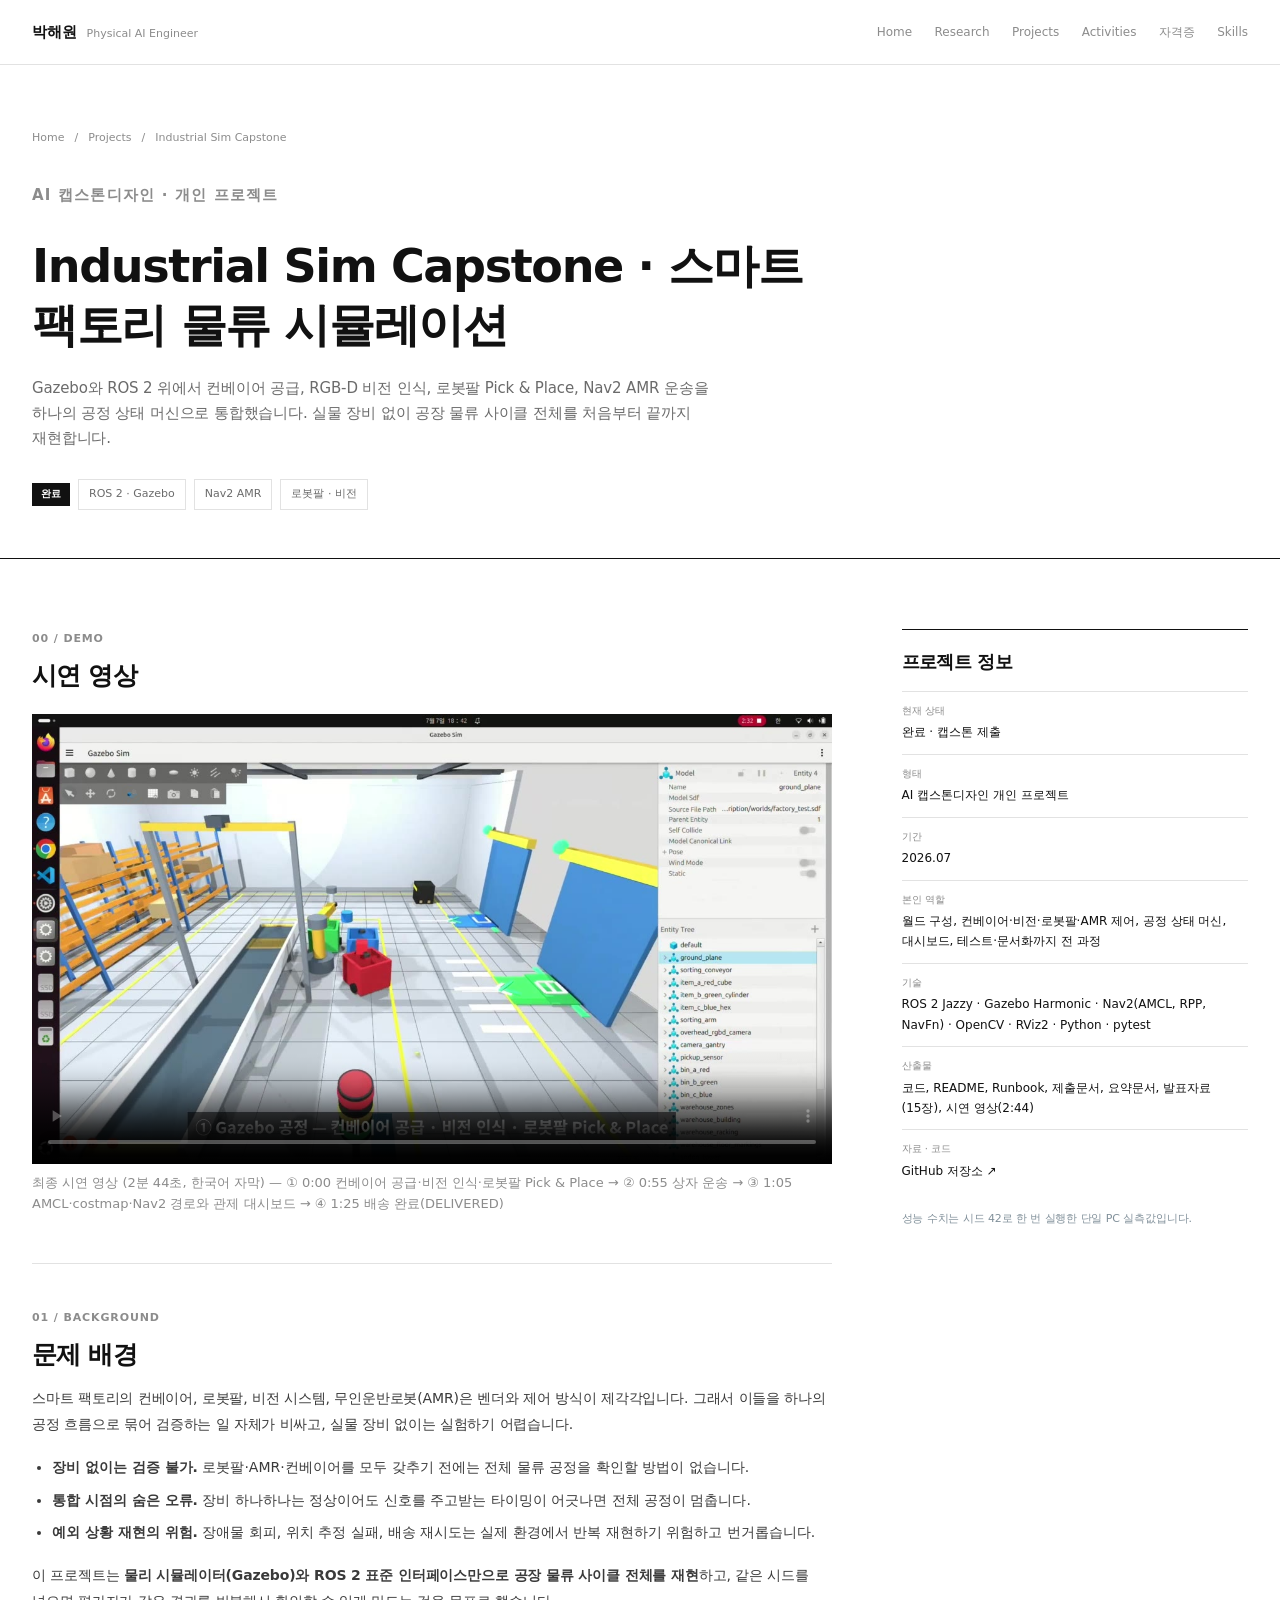
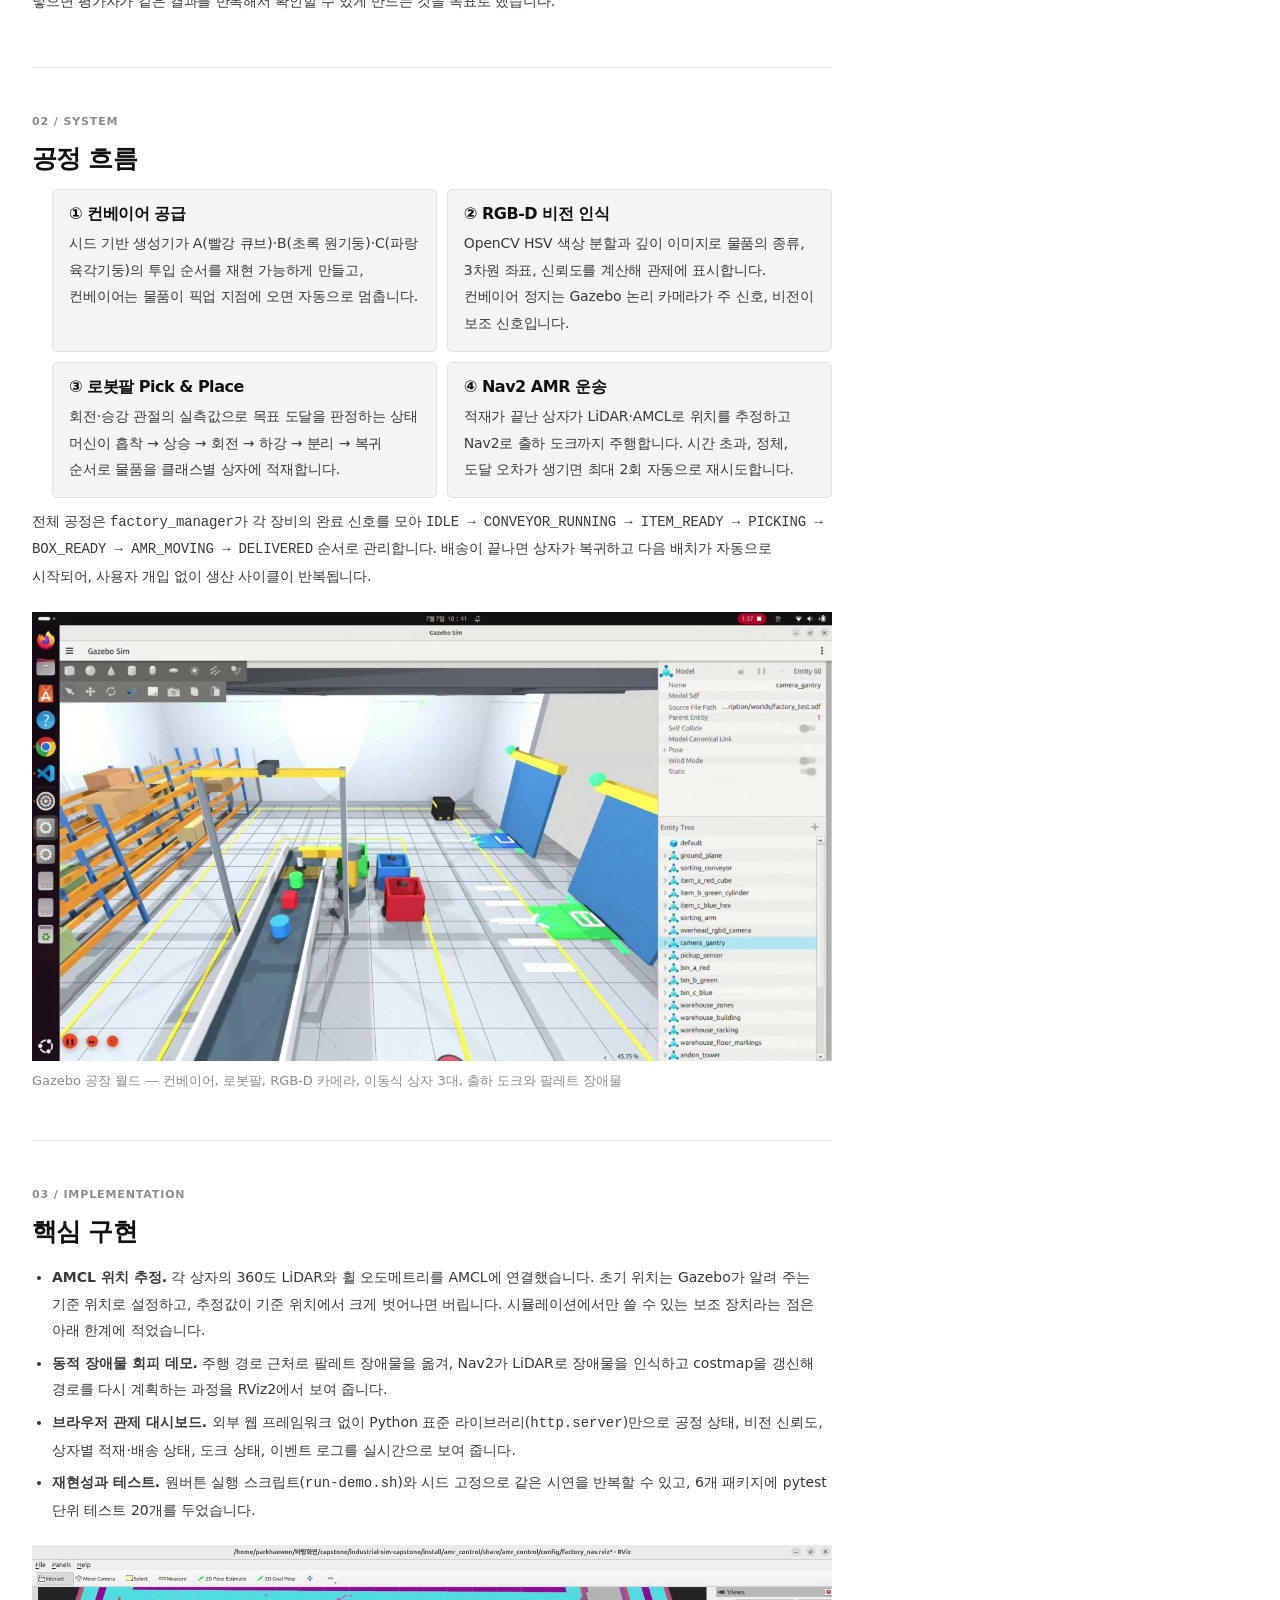
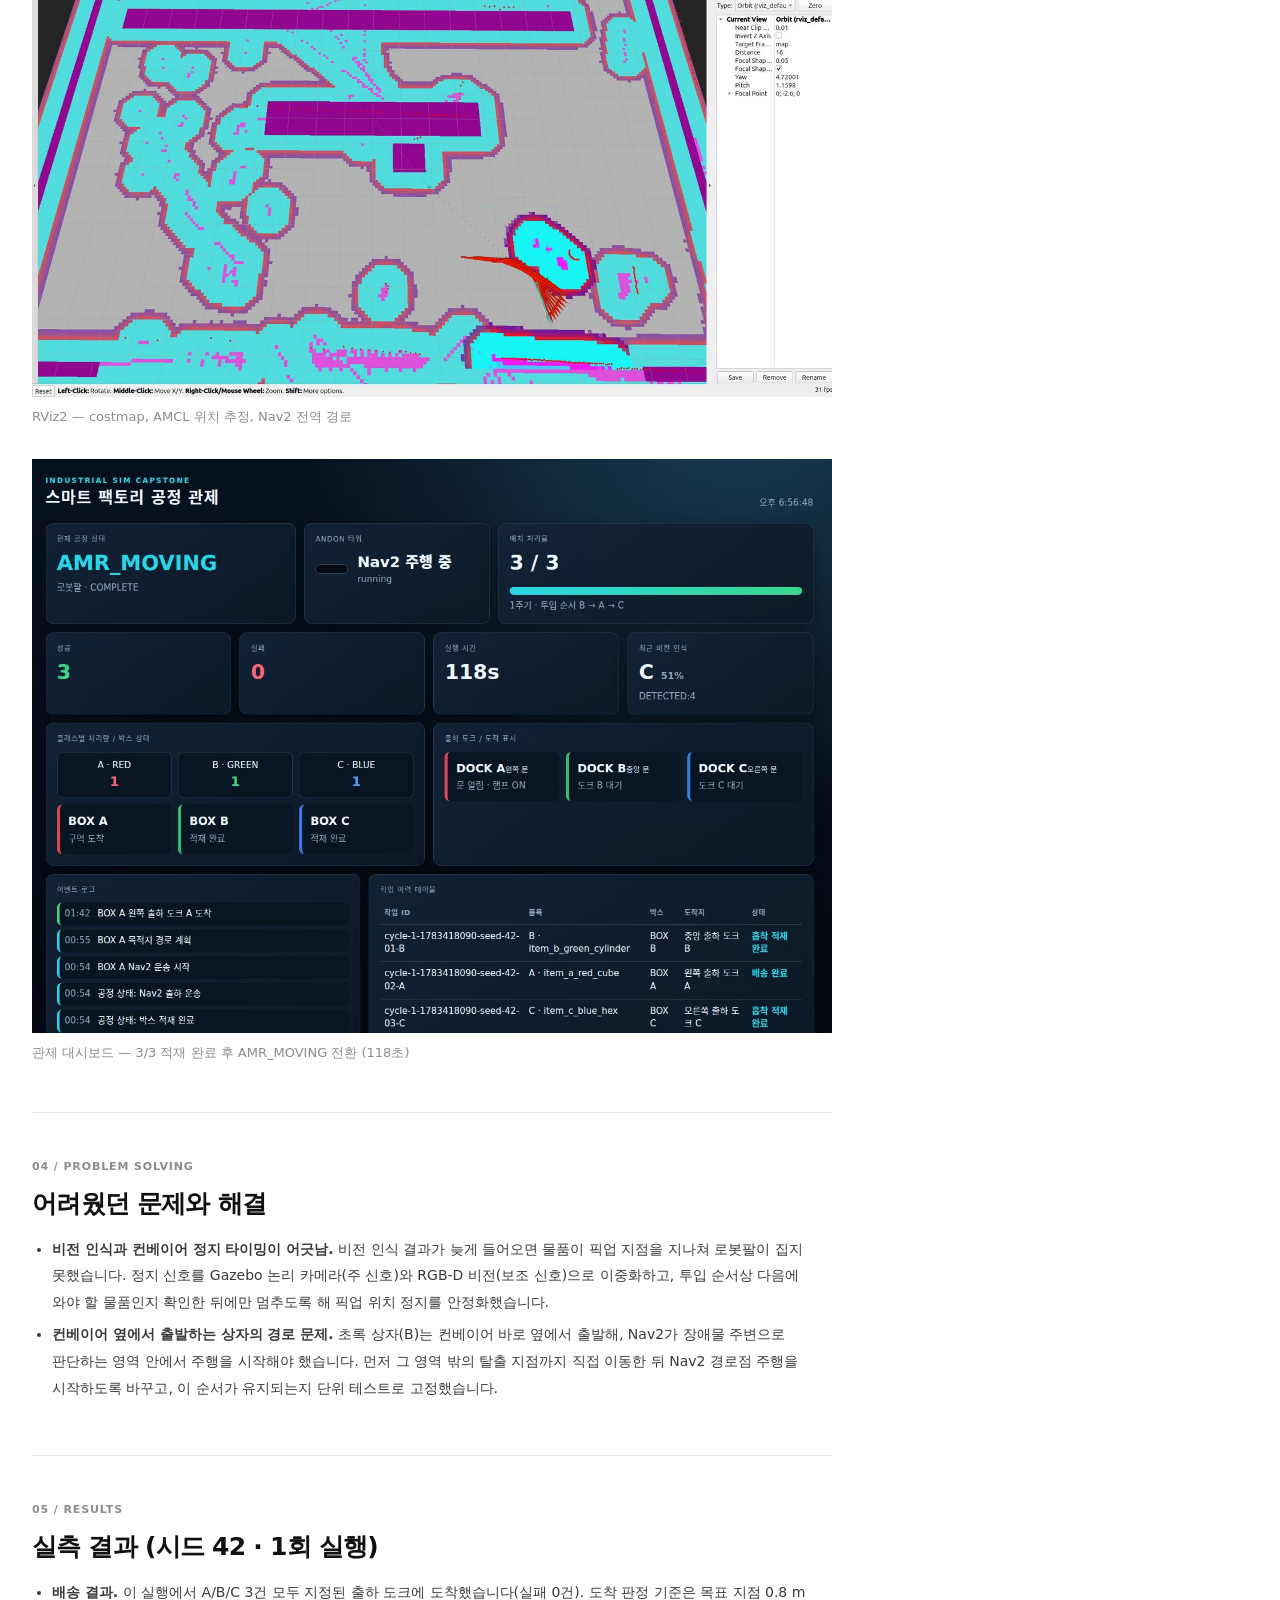
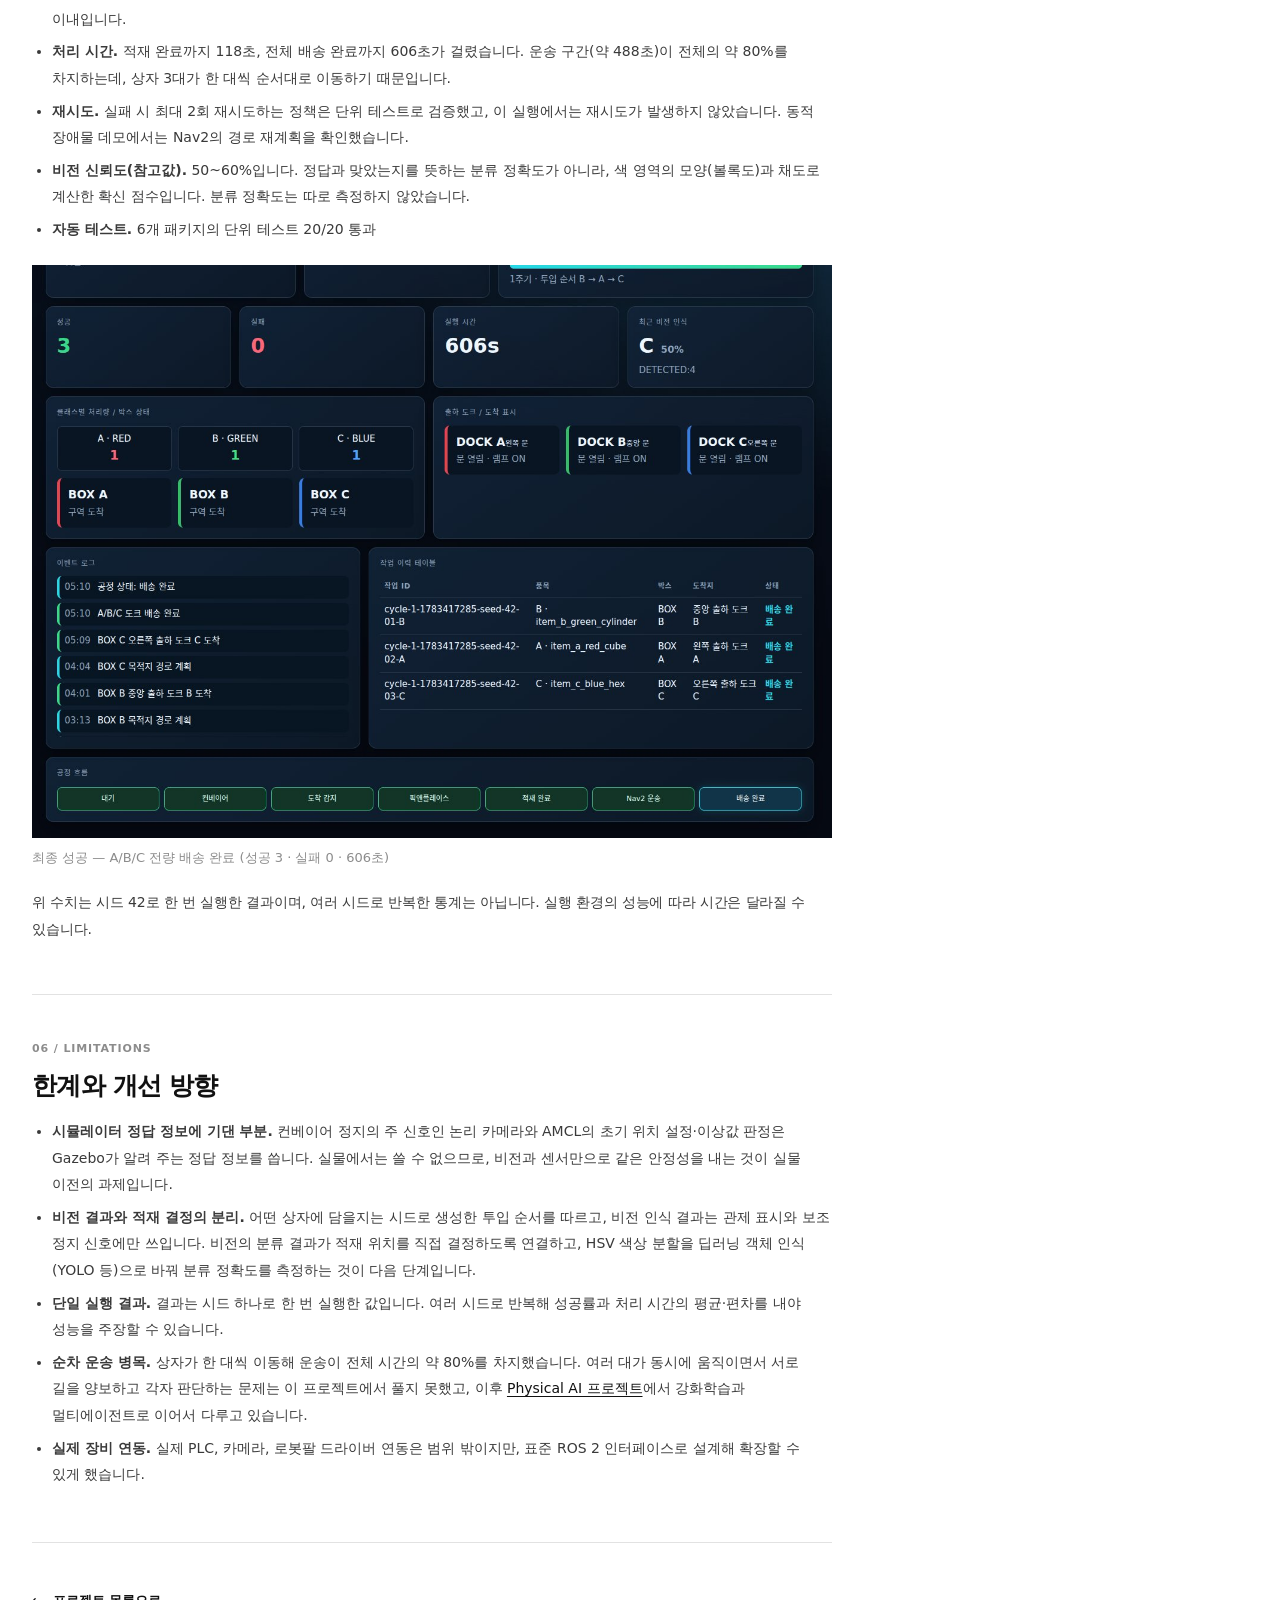
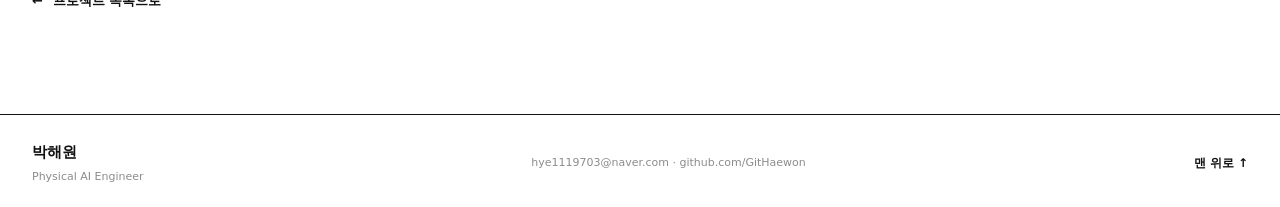
<file: projects/industrial-sim-capstone.html>
<!doctype html>
<html lang="ko" id="top">
<head>
  <meta charset="utf-8">
  <meta name="viewport" content="width=device-width, initial-scale=1">
  <meta name="theme-color" content="#ffffff">
  <meta name="description" content="Gazebo와 ROS 2 위에서 컨베이어 공급, RGB-D 비전 인식, 로봇팔 Pick &amp; Place, Nav2 AMR 운송을 하나의 공정 상태 머신으로 통합한 스마트 팩토리 물류 시뮬레이션 캡스톤 프로젝트입니다.">
  <title>Industrial Sim Capstone · 스마트 팩토리 물류 시뮬레이션 | AI Research Portfolio</title>
  <link rel="icon" href="../assets/favicon.svg" type="image/svg+xml">
  <link rel="stylesheet" href="../assets/style.css?v=capstone-review">
  <link rel="stylesheet" href="../assets/mono.css?v=1">
  <script src="../assets/app.js" defer></script>
</head>
<body>
  <a class="skip-link" href="#main">본문으로 바로 가기</a>
  <header class="site-header"><div class="container header-inner"><a class="brand" href="../index.html" aria-label="박해원 포트폴리오 홈"><span class="brand-copy"><strong>박해원</strong><small>Physical AI Engineer</small></span></a><button class="menu-toggle" type="button" aria-controls="primary-nav" aria-expanded="false" aria-label="메뉴 열기"><span></span><span></span><span></span></button><nav class="nav" id="primary-nav" aria-label="주 메뉴"><a href="../index.html#home">Home</a><a href="../index.html#research">Research</a><a href="../index.html#projects">Projects</a><a href="../index.html#activities">Activities</a><a href="../licenses.html">자격증</a><a href="../index.html#skills">Skills</a></nav></div></header>
  <main id="main">
    <section class="detail-hero" aria-labelledby="project-title">
      <div class="container">
        <nav class="breadcrumb" aria-label="현재 위치">
          <a href="../index.html">Home</a><span aria-hidden="true">/</span>
          <a href="../index.html#projects">Projects</a><span aria-hidden="true">/</span>
          <span aria-current="page">Industrial Sim Capstone</span>
        </nav>
        <p class="detail-kicker">AI 캡스톤디자인 · 개인 프로젝트</p>
        <h1 id="project-title">Industrial Sim Capstone · 스마트 팩토리 물류 시뮬레이션</h1>
        <p>Gazebo와 ROS 2 위에서 컨베이어 공급, RGB-D 비전 인식, 로봇팔 Pick &amp; Place, Nav2 AMR 운송을 하나의 공정 상태 머신으로 통합했습니다. 실물 장비 없이 공장 물류 사이클 전체를 처음부터 끝까지 재현합니다.</p>
        <div class="detail-chips">
          <span class="status status-done">완료</span>
          <span>ROS 2 · Gazebo</span>
          <span>Nav2 AMR</span>
          <span>로봇팔 · 비전</span>
        </div>
      </div>
    </section>
    <div class="container detail-body">
      <div class="detail-layout">
        <div class="detail-main">
          <section aria-labelledby="demo-title">
            <p class="detail-label">00 / DEMO</p>
            <h2 id="demo-title">시연 영상</h2>
            <figure class="shot-figure">
              <video class="demo-video" controls preload="metadata" playsinline poster="../assets/industrial-sim/poster.jpg" width="1280" height="720">
                <source src="../assets/industrial-sim/demo.mp4" type="video/mp4">
                브라우저가 영상 재생을 지원하지 않습니다. <a href="../assets/industrial-sim/demo.mp4">영상 파일 열기</a>
              </video>
              <figcaption>최종 시연 영상 (2분 44초, 한국어 자막) — ① 0:00 컨베이어 공급·비전 인식·로봇팔 Pick &amp; Place → ② 0:55 상자 운송 → ③ 1:05 AMCL·costmap·Nav2 경로와 관제 대시보드 → ④ 1:25 배송 완료(DELIVERED)</figcaption>
            </figure>
          </section>
          <section aria-labelledby="background-title">
            <p class="detail-label">01 / BACKGROUND</p>
            <h2 id="background-title">문제 배경</h2>
            <p>스마트 팩토리의 컨베이어, 로봇팔, 비전 시스템, 무인운반로봇(AMR)은 벤더와 제어 방식이 제각각입니다. 그래서 이들을 하나의 공정 흐름으로 묶어 검증하는 일 자체가 비싸고, 실물 장비 없이는 실험하기 어렵습니다.</p>
            <ul>
              <li><strong>장비 없이는 검증 불가.</strong> 로봇팔·AMR·컨베이어를 모두 갖추기 전에는 전체 물류 공정을 확인할 방법이 없습니다.</li>
              <li><strong>통합 시점의 숨은 오류.</strong> 장비 하나하나는 정상이어도 신호를 주고받는 타이밍이 어긋나면 전체 공정이 멈춥니다.</li>
              <li><strong>예외 상황 재현의 위험.</strong> 장애물 회피, 위치 추정 실패, 배송 재시도는 실제 환경에서 반복 재현하기 위험하고 번거롭습니다.</li>
            </ul>
            <p>이 프로젝트는 <strong>물리 시뮬레이터(Gazebo)와 ROS 2 표준 인터페이스만으로 공장 물류 사이클 전체를 재현</strong>하고, 같은 시드를 넣으면 평가자가 같은 결과를 반복해서 확인할 수 있게 만드는 것을 목표로 했습니다.</p>
          </section>
          <section aria-labelledby="system-title">
            <p class="detail-label">02 / SYSTEM</p>
            <h2 id="system-title">공정 흐름</h2>
            <ol class="bgent-flow">
              <li><h3>① 컨베이어 공급</h3><p>시드 기반 생성기가 A(빨강 큐브)·B(초록 원기둥)·C(파랑 육각기둥)의 투입 순서를 재현 가능하게 만들고, 컨베이어는 물품이 픽업 지점에 오면 자동으로 멈춥니다.</p></li>
              <li><h3>② RGB-D 비전 인식</h3><p>OpenCV HSV 색상 분할과 깊이 이미지로 물품의 종류, 3차원 좌표, 신뢰도를 계산해 관제에 표시합니다. 컨베이어 정지는 Gazebo 논리 카메라가 주 신호, 비전이 보조 신호입니다.</p></li>
              <li><h3>③ 로봇팔 Pick &amp; Place</h3><p>회전·승강 관절의 실측값으로 목표 도달을 판정하는 상태 머신이 흡착 → 상승 → 회전 → 하강 → 분리 → 복귀 순서로 물품을 클래스별 상자에 적재합니다.</p></li>
              <li><h3>④ Nav2 AMR 운송</h3><p>적재가 끝난 상자가 LiDAR·AMCL로 위치를 추정하고 Nav2로 출하 도크까지 주행합니다. 시간 초과, 정체, 도달 오차가 생기면 최대 2회 자동으로 재시도합니다.</p></li>
            </ol>
            <p class="physical-ai-next">전체 공정은 <code>factory_manager</code>가 각 장비의 완료 신호를 모아 <code>IDLE → CONVEYOR_RUNNING → ITEM_READY → PICKING → BOX_READY → AMR_MOVING → DELIVERED</code> 순서로 관리합니다. 배송이 끝나면 상자가 복귀하고 다음 배치가 자동으로 시작되어, 사용자 개입 없이 생산 사이클이 반복됩니다.</p>
            <figure class="shot-figure">
              <img src="../assets/industrial-sim/gazebo-world.jpg" width="1280" height="720" loading="lazy" decoding="async" alt="Gazebo 공장 월드. 컨베이어 위의 빨강·초록·파랑 물품, 로봇팔, 이동식 상자, 선반과 출하 도크가 배치된 3D 공장 화면">
              <figcaption>Gazebo 공장 월드 — 컨베이어, 로봇팔, RGB-D 카메라, 이동식 상자 3대, 출하 도크와 팔레트 장애물</figcaption>
            </figure>
          </section>
          <section aria-labelledby="feature-title">
            <p class="detail-label">03 / IMPLEMENTATION</p>
            <h2 id="feature-title">핵심 구현</h2>
            <ul>
              <li><strong>AMCL 위치 추정.</strong> 각 상자의 360도 LiDAR와 휠 오도메트리를 AMCL에 연결했습니다. 초기 위치는 Gazebo가 알려 주는 기준 위치로 설정하고, 추정값이 기준 위치에서 크게 벗어나면 버립니다. 시뮬레이션에서만 쓸 수 있는 보조 장치라는 점은 아래 한계에 적었습니다.</li>
              <li><strong>동적 장애물 회피 데모.</strong> 주행 경로 근처로 팔레트 장애물을 옮겨, Nav2가 LiDAR로 장애물을 인식하고 costmap을 갱신해 경로를 다시 계획하는 과정을 RViz2에서 보여 줍니다.</li>
              <li><strong>브라우저 관제 대시보드.</strong> 외부 웹 프레임워크 없이 Python 표준 라이브러리(<code>http.server</code>)만으로 공정 상태, 비전 신뢰도, 상자별 적재·배송 상태, 도크 상태, 이벤트 로그를 실시간으로 보여 줍니다.</li>
              <li><strong>재현성과 테스트.</strong> 원버튼 실행 스크립트(<code>run-demo.sh</code>)와 시드 고정으로 같은 시연을 반복할 수 있고, 6개 패키지에 pytest 단위 테스트 20개를 두었습니다.</li>
            </ul>
            <figure class="shot-figure">
              <img src="../assets/industrial-sim/rviz-nav2.jpg" width="1400" height="790" loading="lazy" decoding="async" alt="RViz2 화면. 공장 지도 위에 costmap이 하늘색과 보라색으로 표시되고, AMCL 위치 추정과 Nav2 전역 경로가 붉은 선으로 그려진 모습">
              <figcaption>RViz2 — costmap, AMCL 위치 추정, Nav2 전역 경로</figcaption>
            </figure>
            <figure class="shot-figure">
              <img src="../assets/industrial-sim/dashboard-amr.jpg" width="1338" height="960" loading="lazy" decoding="async" alt="스마트 팩토리 공정 관제 대시보드. 공정 상태 AMR_MOVING, 배치 처리율 3/3, 성공 3 실패 0, 실행 시간 118초, 최근 비전 인식 C 51%, 박스별 적재 상태와 도크 상태, 이벤트 로그가 표시된 화면">
              <figcaption>관제 대시보드 — 3/3 적재 완료 후 AMR_MOVING 전환 (118초)</figcaption>
            </figure>
          </section>
          <section aria-labelledby="problems-title">
            <p class="detail-label">04 / PROBLEM SOLVING</p>
            <h2 id="problems-title">어려웠던 문제와 해결</h2>
            <ul>
              <li><strong>비전 인식과 컨베이어 정지 타이밍이 어긋남.</strong> 비전 인식 결과가 늦게 들어오면 물품이 픽업 지점을 지나쳐 로봇팔이 집지 못했습니다. 정지 신호를 Gazebo 논리 카메라(주 신호)와 RGB-D 비전(보조 신호)으로 이중화하고, 투입 순서상 다음에 와야 할 물품인지 확인한 뒤에만 멈추도록 해 픽업 위치 정지를 안정화했습니다.</li>
              <li><strong>컨베이어 옆에서 출발하는 상자의 경로 문제.</strong> 초록 상자(B)는 컨베이어 바로 옆에서 출발해, Nav2가 장애물 주변으로 판단하는 영역 안에서 주행을 시작해야 했습니다. 먼저 그 영역 밖의 탈출 지점까지 직접 이동한 뒤 Nav2 경로점 주행을 시작하도록 바꾸고, 이 순서가 유지되는지 단위 테스트로 고정했습니다.</li>
            </ul>
          </section>
          <section aria-labelledby="result-title">
            <p class="detail-label">05 / RESULTS</p>
            <h2 id="result-title">실측 결과 (시드 42 · 1회 실행)</h2>
            <ul>
              <li><strong>배송 결과.</strong> 이 실행에서 A/B/C 3건 모두 지정된 출하 도크에 도착했습니다(실패 0건). 도착 판정 기준은 목표 지점 0.8 m 이내입니다.</li>
              <li><strong>처리 시간.</strong> 적재 완료까지 118초, 전체 배송 완료까지 606초가 걸렸습니다. 운송 구간(약 488초)이 전체의 약 80%를 차지하는데, 상자 3대가 한 대씩 순서대로 이동하기 때문입니다.</li>
              <li><strong>재시도.</strong> 실패 시 최대 2회 재시도하는 정책은 단위 테스트로 검증했고, 이 실행에서는 재시도가 발생하지 않았습니다. 동적 장애물 데모에서는 Nav2의 경로 재계획을 확인했습니다.</li>
              <li><strong>비전 신뢰도(참고값).</strong> 50~60%입니다. 정답과 맞았는지를 뜻하는 분류 정확도가 아니라, 색 영역의 모양(볼록도)과 채도로 계산한 확신 점수입니다. 분류 정확도는 따로 측정하지 않았습니다.</li>
              <li><strong>자동 테스트.</strong> 6개 패키지의 단위 테스트 20/20 통과</li>
            </ul>
            <figure class="shot-figure">
              <img src="../assets/industrial-sim/dashboard-delivered.jpg" width="1338" height="960" loading="lazy" decoding="async" alt="관제 대시보드 최종 화면. 성공 3, 실패 0, 실행 시간 606초, BOX A·B·C 모두 구역 도착, DOCK A·B·C 문 열림과 램프 ON, 작업 이력에 세 작업 모두 배송 완료로 표시된 모습">
              <figcaption>최종 성공 — A/B/C 전량 배송 완료 (성공 3 · 실패 0 · 606초)</figcaption>
            </figure>
            <p class="physical-ai-next">위 수치는 시드 42로 한 번 실행한 결과이며, 여러 시드로 반복한 통계는 아닙니다. 실행 환경의 성능에 따라 시간은 달라질 수 있습니다.</p>
          </section>
          <section aria-labelledby="limit-title">
            <p class="detail-label">06 / LIMITATIONS</p>
            <h2 id="limit-title">한계와 개선 방향</h2>
            <ul>
              <li><strong>시뮬레이터 정답 정보에 기댄 부분.</strong> 컨베이어 정지의 주 신호인 논리 카메라와 AMCL의 초기 위치 설정·이상값 판정은 Gazebo가 알려 주는 정답 정보를 씁니다. 실물에서는 쓸 수 없으므로, 비전과 센서만으로 같은 안정성을 내는 것이 실물 이전의 과제입니다.</li>
              <li><strong>비전 결과와 적재 결정의 분리.</strong> 어떤 상자에 담을지는 시드로 생성한 투입 순서를 따르고, 비전 인식 결과는 관제 표시와 보조 정지 신호에만 쓰입니다. 비전의 분류 결과가 적재 위치를 직접 결정하도록 연결하고, HSV 색상 분할을 딥러닝 객체 인식(YOLO 등)으로 바꿔 분류 정확도를 측정하는 것이 다음 단계입니다.</li>
              <li><strong>단일 실행 결과.</strong> 결과는 시드 하나로 한 번 실행한 값입니다. 여러 시드로 반복해 성공률과 처리 시간의 평균·편차를 내야 성능을 주장할 수 있습니다.</li>
              <li><strong>순차 운송 병목.</strong> 상자가 한 대씩 이동해 운송이 전체 시간의 약 80%를 차지했습니다. 여러 대가 동시에 움직이면서 서로 길을 양보하고 각자 판단하는 문제는 이 프로젝트에서 풀지 못했고, 이후 <a href="physical-ai-mobility.html">Physical AI 프로젝트</a>에서 강화학습과 멀티에이전트로 이어서 다루고 있습니다.</li>
              <li><strong>실제 장비 연동.</strong> 실제 PLC, 카메라, 로봇팔 드라이버 연동은 범위 밖이지만, 표준 ROS 2 인터페이스로 설계해 확장할 수 있게 했습니다.</li>
            </ul>
          </section>
          <a class="back-link" href="../index.html#projects"><span aria-hidden="true">←</span> 프로젝트 목록으로</a>
        </div>
        <aside class="detail-aside" aria-labelledby="project-facts">
          <h2 id="project-facts">프로젝트 정보</h2>
          <dl>
            <div><dt>현재 상태</dt><dd>완료 · 캡스톤 제출</dd></div>
            <div><dt>형태</dt><dd>AI 캡스톤디자인 개인 프로젝트</dd></div>
            <div><dt>기간</dt><dd>2026.07</dd></div>
            <div><dt>본인 역할</dt><dd>월드 구성, 컨베이어·비전·로봇팔·AMR 제어, 공정 상태 머신, 대시보드, 테스트·문서화까지 전 과정</dd></div>
            <div><dt>기술</dt><dd>ROS 2 Jazzy · Gazebo Harmonic · Nav2(AMCL, RPP, NavFn) · OpenCV · RViz2 · Python · pytest</dd></div>
            <div><dt>산출물</dt><dd>코드, README, Runbook, 제출문서, 요약문서, 발표자료(15장), 시연 영상(2:44)</dd></div>
            <div><dt>자료 · 코드</dt><dd><a href="https://github.com/githaewon/industrial-sim-capstone" target="_blank" rel="noopener">GitHub 저장소 ↗</a></dd></div>
          </dl>
          <p>성능 수치는 시드 42로 한 번 실행한 단일 PC 실측값입니다.</p>
        </aside>
      </div>
    </div>
  </main>
  <footer class="site-footer"><div class="container footer-inner"><div><strong>박해원</strong><p>Physical AI Engineer</p></div><p>hye1119703@naver.com · github.com/GitHaewon</p><a href="#top">맨 위로 ↑</a></div></footer>
</body>
</html>
</file>
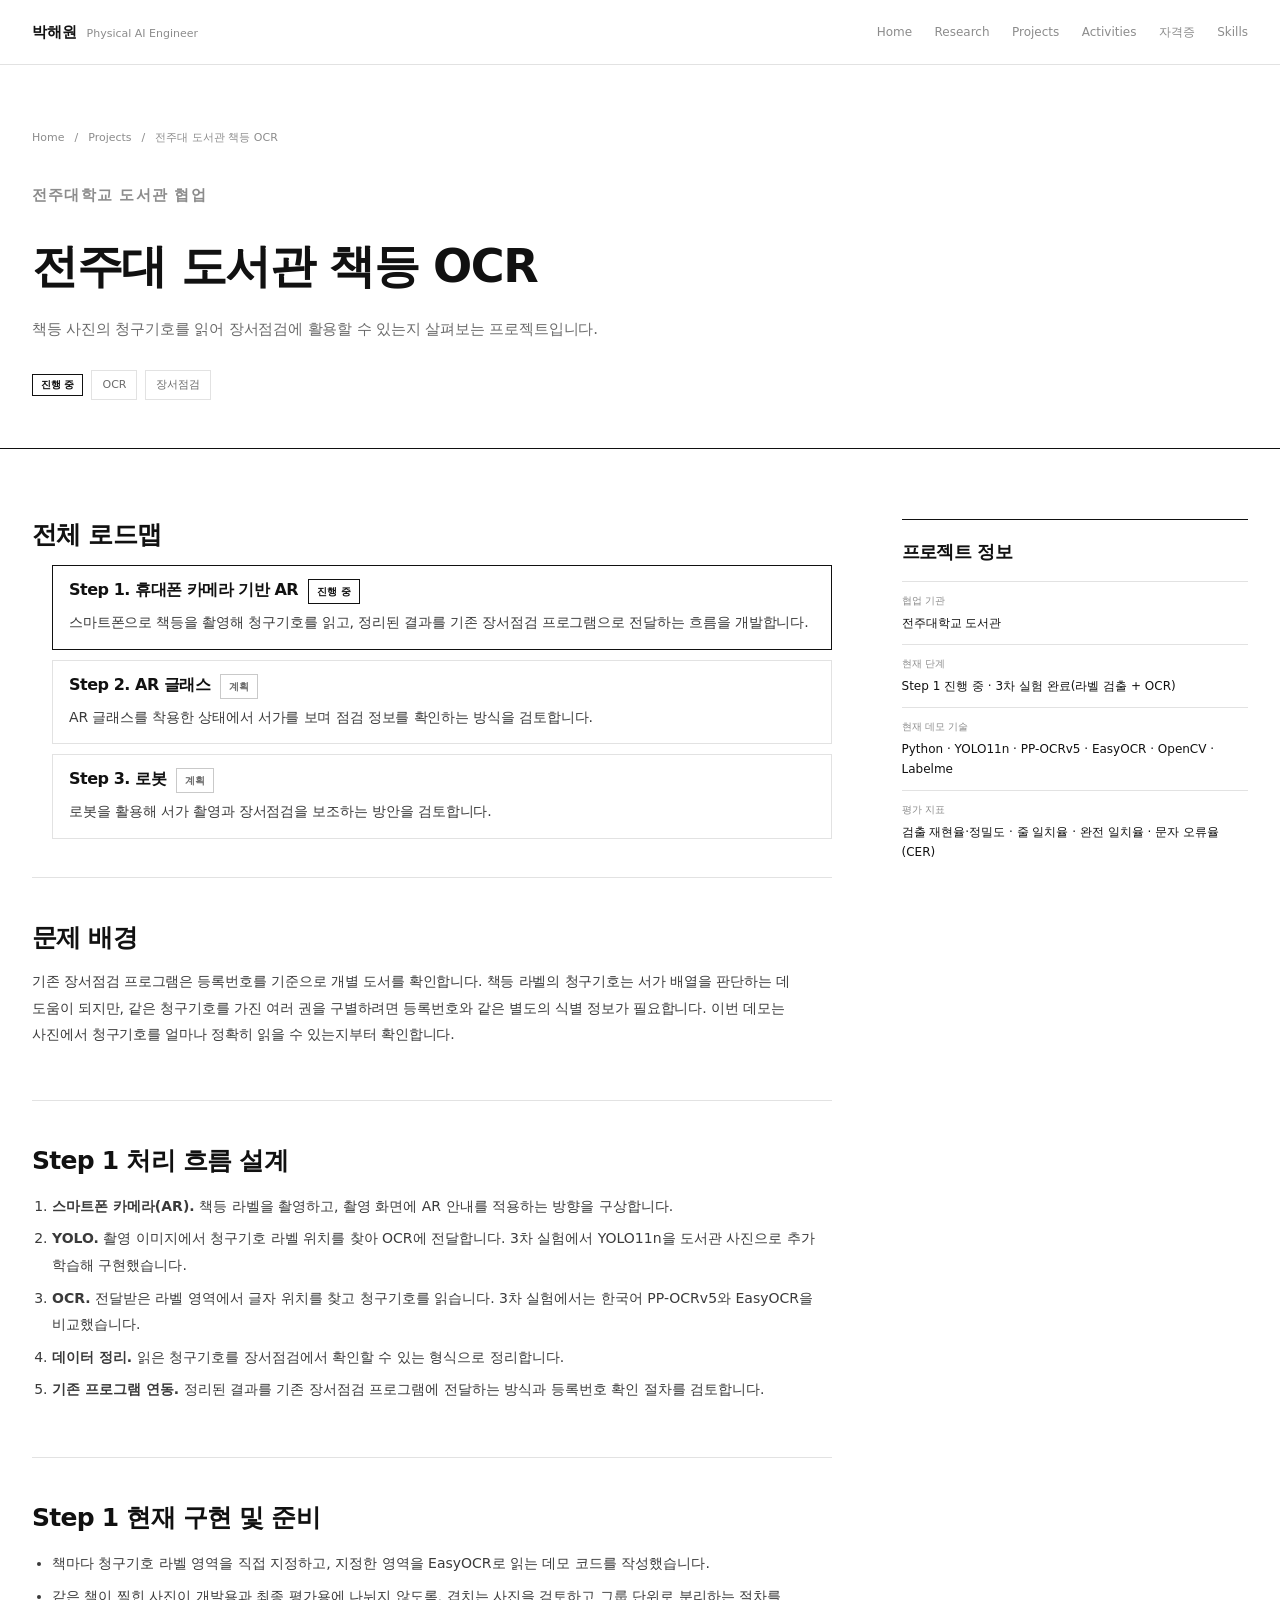
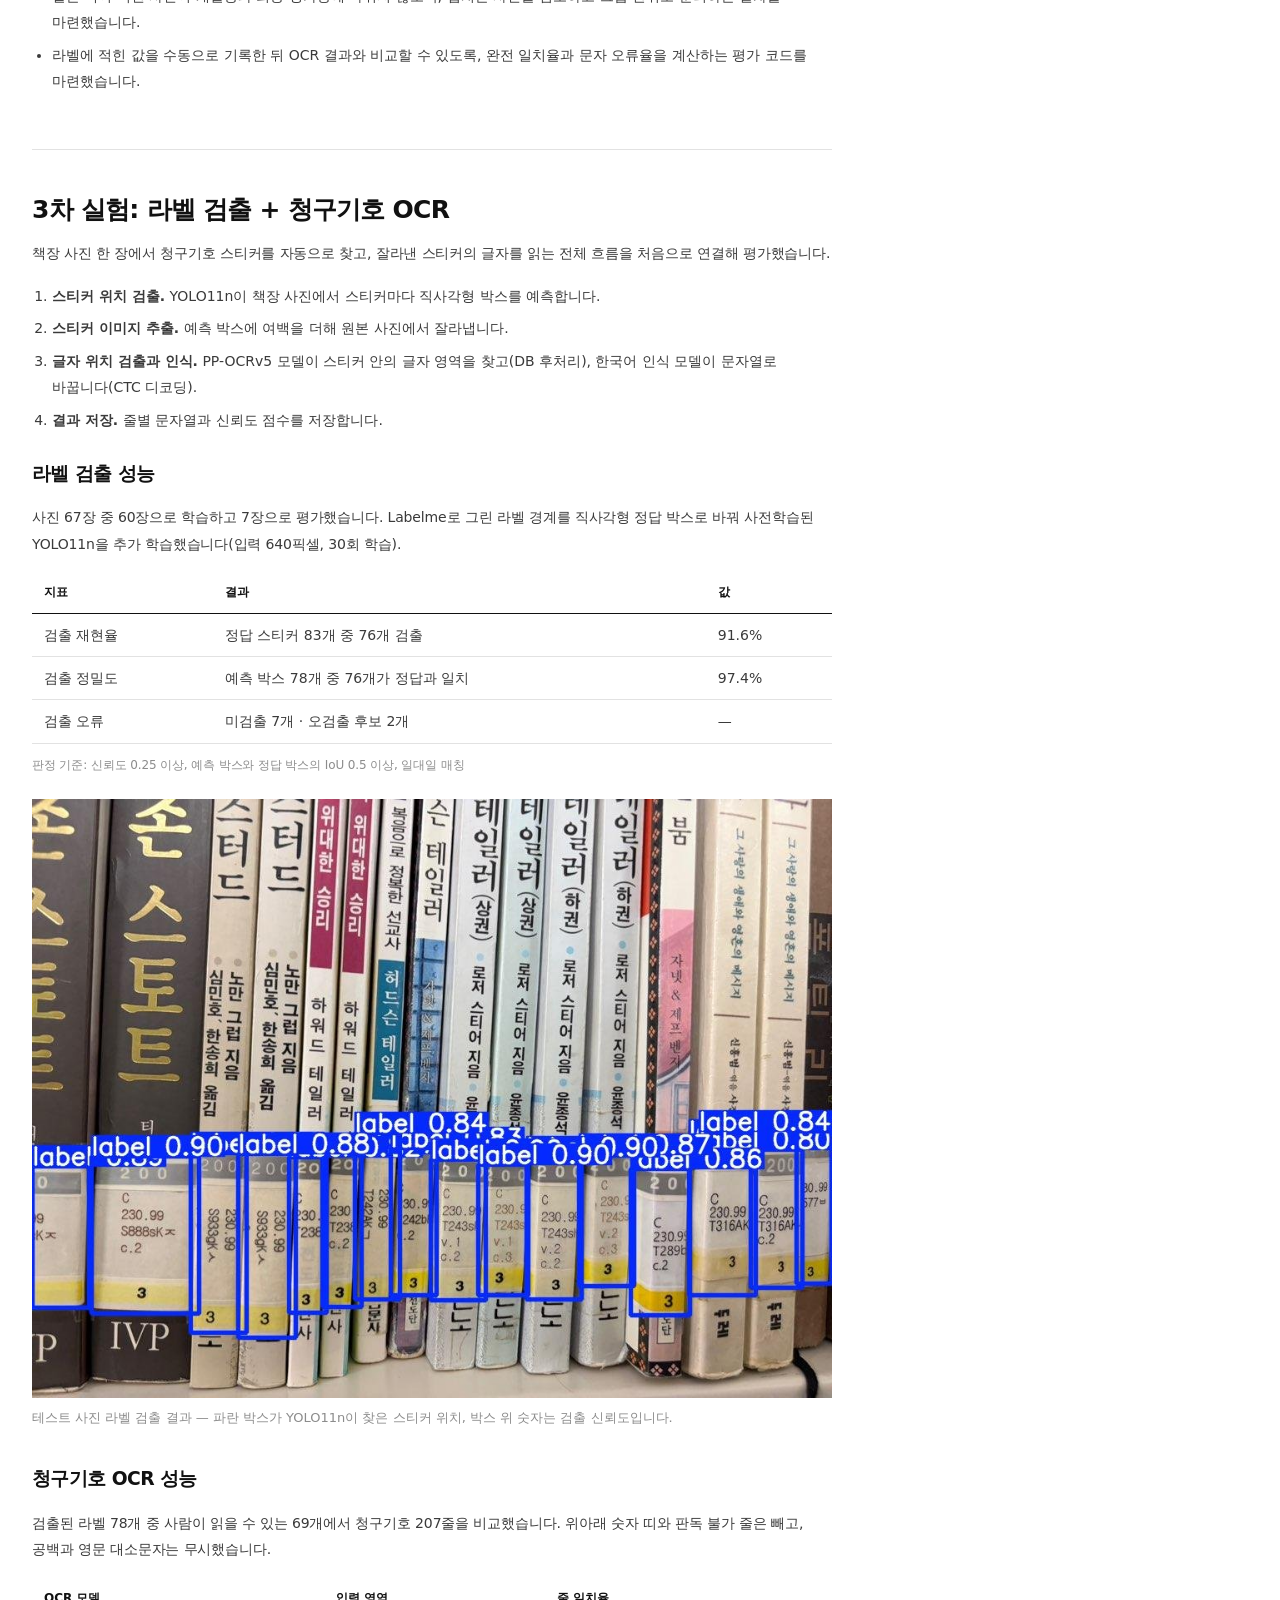
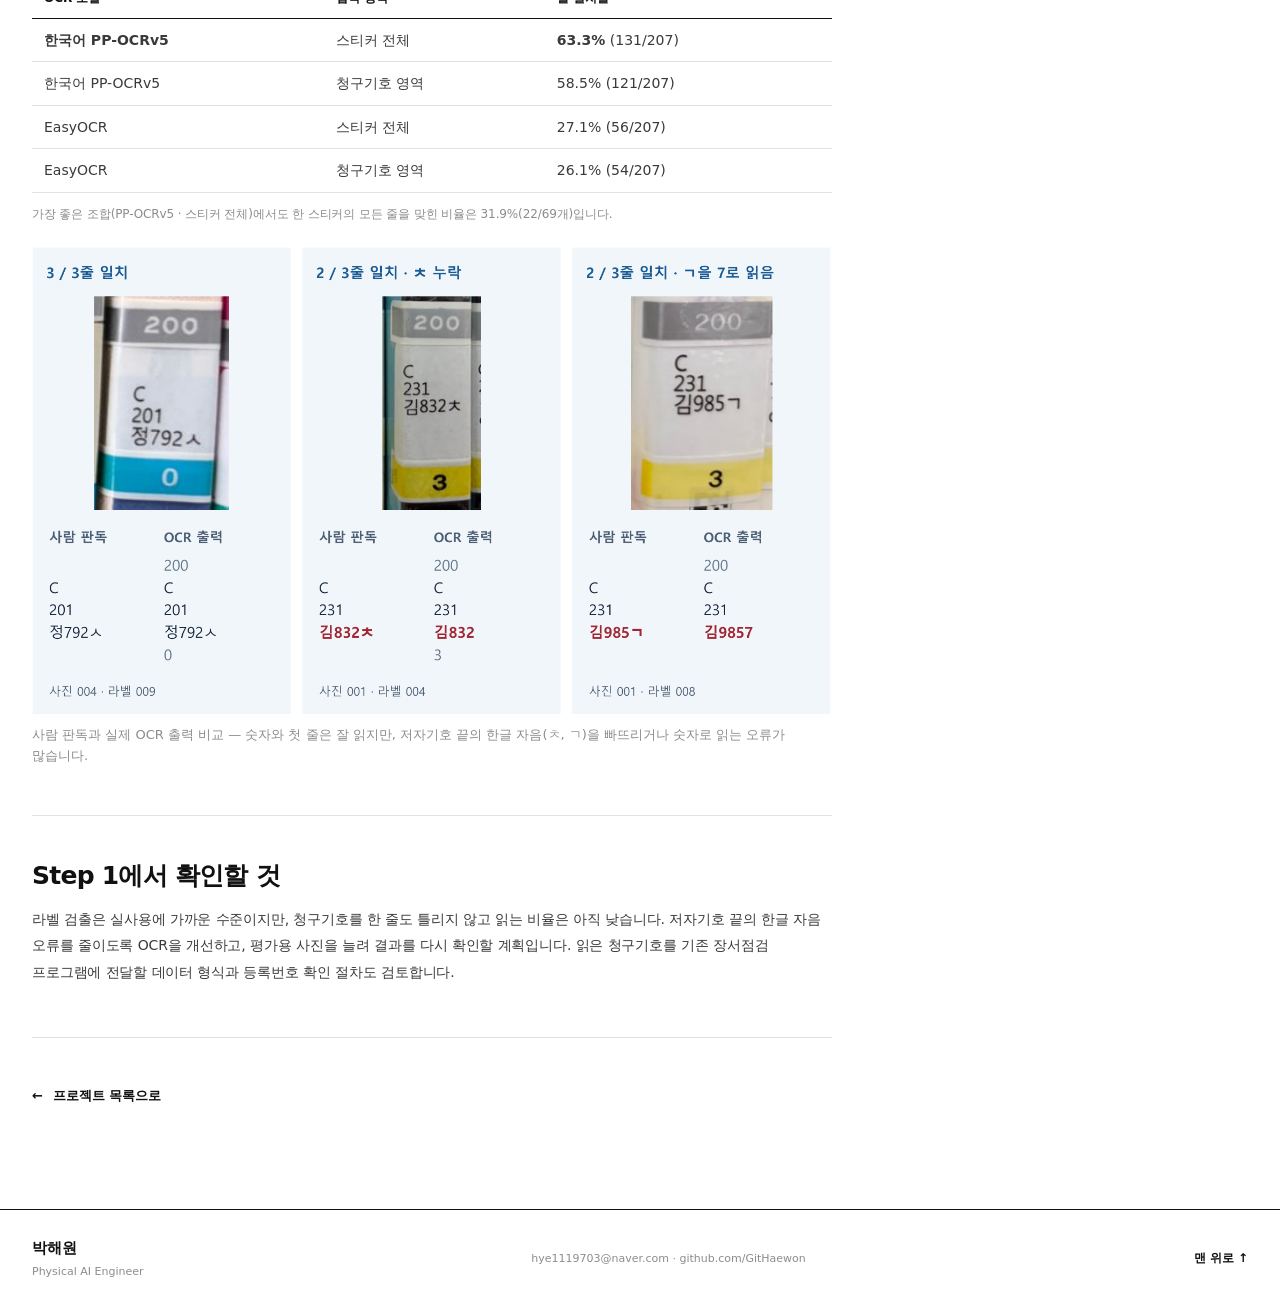
<file: projects/jj-library-ocr.html>
<!doctype html>
<html lang="ko" id="top">
<head>
  <meta charset="utf-8">
  <meta name="viewport" content="width=device-width, initial-scale=1">
  <meta name="theme-color" content="#ffffff">
  <meta name="description" content="전주대학교 도서관과 함께 책등의 청구기호를 인식하는 OCR 데모를 개발하고 장서점검 활용 가능성을 검토하는 프로젝트입니다.">
  <title>전주대 도서관 책등 OCR | AI Research Portfolio</title>
  <link rel="icon" href="../assets/favicon.svg" type="image/svg+xml">
  <link rel="stylesheet" href="../assets/style.css?v=jj-library-exp3">
  <link rel="stylesheet" href="../assets/mono.css?v=1">
  <script src="../assets/app.js" defer></script>
</head>
<body>
  <a class="skip-link" href="#main">본문으로 바로 가기</a>
  <header class="site-header"><div class="container header-inner"><a class="brand" href="../index.html" aria-label="박해원 포트폴리오 홈"><span class="brand-copy"><strong>박해원</strong><small>Physical AI Engineer</small></span></a><button class="menu-toggle" type="button" aria-controls="primary-nav" aria-expanded="false" aria-label="메뉴 열기"><span></span><span></span><span></span></button><nav class="nav" id="primary-nav" aria-label="주 메뉴"><a href="../index.html#home">Home</a><a href="../index.html#research">Research</a><a href="../index.html#projects">Projects</a><a href="../index.html#activities">Activities</a><a href="../licenses.html">자격증</a><a href="../index.html#skills">Skills</a></nav></div></header>
  <main id="main">
    <section class="detail-hero" aria-labelledby="project-title">
      <div class="container">
        <nav class="breadcrumb" aria-label="현재 위치">
          <a href="../index.html">Home</a><span aria-hidden="true">/</span>
          <a href="../index.html#projects">Projects</a><span aria-hidden="true">/</span>
          <span aria-current="page">전주대 도서관 책등 OCR</span>
        </nav>
        <p class="detail-kicker">전주대학교 도서관 협업</p>
        <h1 id="project-title">전주대 도서관 책등 OCR</h1>
        <p>책등 사진의 청구기호를 읽어 장서점검에 활용할 수 있는지 살펴보는 프로젝트입니다.</p>
        <div class="detail-chips">
          <span class="status status-active">진행 중</span>
          <span>OCR</span>
          <span>장서점검</span>
        </div>
      </div>
    </section>
    <div class="container detail-body">
      <div class="detail-layout">
        <div class="detail-main">
          <section aria-labelledby="roadmap-title">
            <h2 id="roadmap-title">전체 로드맵</h2>
            <ol class="library-roadmap" role="list">
              <li class="library-roadmap-current" aria-current="step">
                <div class="library-roadmap-heading">
                  <h3>Step 1. 휴대폰 카메라 기반 AR</h3>
                  <span class="status status-active">진행 중</span>
                </div>
                <p>스마트폰으로 책등을 촬영해 청구기호를 읽고, 정리된 결과를 기존 장서점검 프로그램으로 전달하는 흐름을 개발합니다.</p>
              </li>
              <li>
                <div class="library-roadmap-heading">
                  <h3>Step 2. AR 글래스</h3>
                  <span class="status status-planned">계획</span>
                </div>
                <p>AR 글래스를 착용한 상태에서 서가를 보며 점검 정보를 확인하는 방식을 검토합니다.</p>
              </li>
              <li>
                <div class="library-roadmap-heading">
                  <h3>Step 3. 로봇</h3>
                  <span class="status status-planned">계획</span>
                </div>
                <p>로봇을 활용해 서가 촬영과 장서점검을 보조하는 방안을 검토합니다.</p>
              </li>
            </ol>
          </section>
          <section aria-labelledby="background-title">
            <h2 id="background-title">문제 배경</h2>
            <p>기존 장서점검 프로그램은 등록번호를 기준으로 개별 도서를 확인합니다. 책등 라벨의 청구기호는 서가 배열을 판단하는 데 도움이 되지만, 같은 청구기호를 가진 여러 권을 구별하려면 등록번호와 같은 별도의 식별 정보가 필요합니다. 이번 데모는 사진에서 청구기호를 얼마나 정확히 읽을 수 있는지부터 확인합니다.</p>
          </section>
          <section aria-labelledby="pipeline-title">
            <h2 id="pipeline-title">Step 1 처리 흐름 설계</h2>
            <ol class="library-pipeline">
              <li><strong>스마트폰 카메라(AR).</strong> 책등 라벨을 촬영하고, 촬영 화면에 AR 안내를 적용하는 방향을 구상합니다.</li>
              <li><strong>YOLO.</strong> 촬영 이미지에서 청구기호 라벨 위치를 찾아 OCR에 전달합니다. 3차 실험에서 YOLO11n을 도서관 사진으로 추가 학습해 구현했습니다.</li>
              <li><strong>OCR.</strong> 전달받은 라벨 영역에서 글자 위치를 찾고 청구기호를 읽습니다. 3차 실험에서는 한국어 PP-OCRv5와 EasyOCR을 비교했습니다.</li>
              <li><strong>데이터 정리.</strong> 읽은 청구기호를 장서점검에서 확인할 수 있는 형식으로 정리합니다.</li>
              <li><strong>기존 프로그램 연동.</strong> 정리된 결과를 기존 장서점검 프로그램에 전달하는 방식과 등록번호 확인 절차를 검토합니다.</li>
            </ol>
          </section>
          <section aria-labelledby="implementation-title">
            <h2 id="implementation-title">Step 1 현재 구현 및 준비</h2>
            <ul>
              <li>책마다 청구기호 라벨 영역을 직접 지정하고, 지정한 영역을 EasyOCR로 읽는 데모 코드를 작성했습니다.</li>
              <li>같은 책이 찍힌 사진이 개발용과 최종 평가용에 나뉘지 않도록, 겹치는 사진을 검토하고 그룹 단위로 분리하는 절차를 마련했습니다.</li>
              <li>라벨에 적힌 값을 수동으로 기록한 뒤 OCR 결과와 비교할 수 있도록, 완전 일치율과 문자 오류율을 계산하는 평가 코드를 마련했습니다.</li>
            </ul>
          </section>
          <section aria-labelledby="experiment-title">
            <h2 id="experiment-title">3차 실험: 라벨 검출 + 청구기호 OCR</h2>
            <p>책장 사진 한 장에서 청구기호 스티커를 자동으로 찾고, 잘라낸 스티커의 글자를 읽는 전체 흐름을 처음으로 연결해 평가했습니다.</p>
            <ol class="library-pipeline">
              <li><strong>스티커 위치 검출.</strong> YOLO11n이 책장 사진에서 스티커마다 직사각형 박스를 예측합니다.</li>
              <li><strong>스티커 이미지 추출.</strong> 예측 박스에 여백을 더해 원본 사진에서 잘라냅니다.</li>
              <li><strong>글자 위치 검출과 인식.</strong> PP-OCRv5 모델이 스티커 안의 글자 영역을 찾고(DB 후처리), 한국어 인식 모델이 문자열로 바꿉니다(CTC 디코딩).</li>
              <li><strong>결과 저장.</strong> 줄별 문자열과 신뢰도 점수를 저장합니다.</li>
            </ol>
            <h3 class="sub-heading">라벨 검출 성능</h3>
            <p>사진 67장 중 60장으로 학습하고 7장으로 평가했습니다. Labelme로 그린 라벨 경계를 직사각형 정답 박스로 바꿔 사전학습된 YOLO11n을 추가 학습했습니다(입력 640픽셀, 30회 학습).</p>
            <table class="metric-table">
              <thead><tr><th>지표</th><th>결과</th><th>값</th></tr></thead>
              <tbody>
                <tr><td>검출 재현율</td><td>정답 스티커 83개 중 76개 검출</td><td>91.6%</td></tr>
                <tr><td>검출 정밀도</td><td>예측 박스 78개 중 76개가 정답과 일치</td><td>97.4%</td></tr>
                <tr><td>검출 오류</td><td>미검출 7개 · 오검출 후보 2개</td><td>—</td></tr>
              </tbody>
            </table>
            <p class="table-note">판정 기준: 신뢰도 0.25 이상, 예측 박스와 정답 박스의 IoU 0.5 이상, 일대일 매칭</p>
            <figure class="shot-figure">
              <img src="../assets/jj-library/test-detection-02.jpg" width="960" height="720" loading="lazy" decoding="async" alt="서가 사진의 책등 아래쪽 청구기호 스티커마다 YOLO11n이 그린 파란 박스와 0.8에서 0.9 사이의 검출 신뢰도가 표시된 테스트 결과">
              <figcaption>테스트 사진 라벨 검출 결과 — 파란 박스가 YOLO11n이 찾은 스티커 위치, 박스 위 숫자는 검출 신뢰도입니다.</figcaption>
            </figure>
            <h3 class="sub-heading">청구기호 OCR 성능</h3>
            <p>검출된 라벨 78개 중 사람이 읽을 수 있는 69개에서 청구기호 207줄을 비교했습니다. 위아래 숫자 띠와 판독 불가 줄은 빼고, 공백과 영문 대소문자는 무시했습니다.</p>
            <table class="metric-table">
              <thead><tr><th>OCR 모델</th><th>입력 영역</th><th>줄 일치율</th></tr></thead>
              <tbody>
                <tr><td><strong>한국어 PP-OCRv5</strong></td><td>스티커 전체</td><td><strong>63.3%</strong> (131/207)</td></tr>
                <tr><td>한국어 PP-OCRv5</td><td>청구기호 영역</td><td>58.5% (121/207)</td></tr>
                <tr><td>EasyOCR</td><td>스티커 전체</td><td>27.1% (56/207)</td></tr>
                <tr><td>EasyOCR</td><td>청구기호 영역</td><td>26.1% (54/207)</td></tr>
              </tbody>
            </table>
            <p class="table-note">가장 좋은 조합(PP-OCRv5 · 스티커 전체)에서도 한 스티커의 모든 줄을 맞힌 비율은 31.9%(22/69개)입니다.</p>
            <figure class="shot-figure">
              <img src="../assets/jj-library/ocr-examples.png" width="1491" height="872" loading="lazy" decoding="async" alt="테스트 라벨 세 개의 원본과 OCR 출력 비교. 첫 번째는 C 201 정792ㅅ 세 줄을 모두 맞혔고, 두 번째는 김832ㅊ에서 ㅊ을 빠뜨렸으며, 세 번째는 김985ㄱ의 ㄱ을 숫자 7로 읽었습니다.">
              <figcaption>사람 판독과 실제 OCR 출력 비교 — 숫자와 첫 줄은 잘 읽지만, 저자기호 끝의 한글 자음(ㅊ, ㄱ)을 빠뜨리거나 숫자로 읽는 오류가 많습니다.</figcaption>
            </figure>
          </section>
          <section aria-labelledby="next-title">
            <h2 id="next-title">Step 1에서 확인할 것</h2>
            <p>라벨 검출은 실사용에 가까운 수준이지만, 청구기호를 한 줄도 틀리지 않고 읽는 비율은 아직 낮습니다. 저자기호 끝의 한글 자음 오류를 줄이도록 OCR을 개선하고, 평가용 사진을 늘려 결과를 다시 확인할 계획입니다. 읽은 청구기호를 기존 장서점검 프로그램에 전달할 데이터 형식과 등록번호 확인 절차도 검토합니다.</p>
          </section>
          <a class="back-link" href="../index.html#projects"><span aria-hidden="true">←</span> 프로젝트 목록으로</a>
        </div>
        <aside class="detail-aside" aria-labelledby="project-facts">
          <h2 id="project-facts">프로젝트 정보</h2>
          <dl>
            <div><dt>협업 기관</dt><dd>전주대학교 도서관</dd></div>
            <div><dt>현재 단계</dt><dd>Step 1 진행 중 · 3차 실험 완료(라벨 검출 + OCR)</dd></div>
            <div><dt>현재 데모 기술</dt><dd>Python · YOLO11n · PP-OCRv5 · EasyOCR · OpenCV · Labelme</dd></div>
            <div><dt>평가 지표</dt><dd>검출 재현율·정밀도 · 줄 일치율 · 완전 일치율 · 문자 오류율(CER)</dd></div>
          </dl>
        </aside>
      </div>
    </div>
  </main>
  <footer class="site-footer"><div class="container footer-inner"><div><strong>박해원</strong><p>Physical AI Engineer</p></div><p>hye1119703@naver.com · github.com/GitHaewon</p><a href="#top">맨 위로 ↑</a></div></footer>
</body>
</html>
</file>
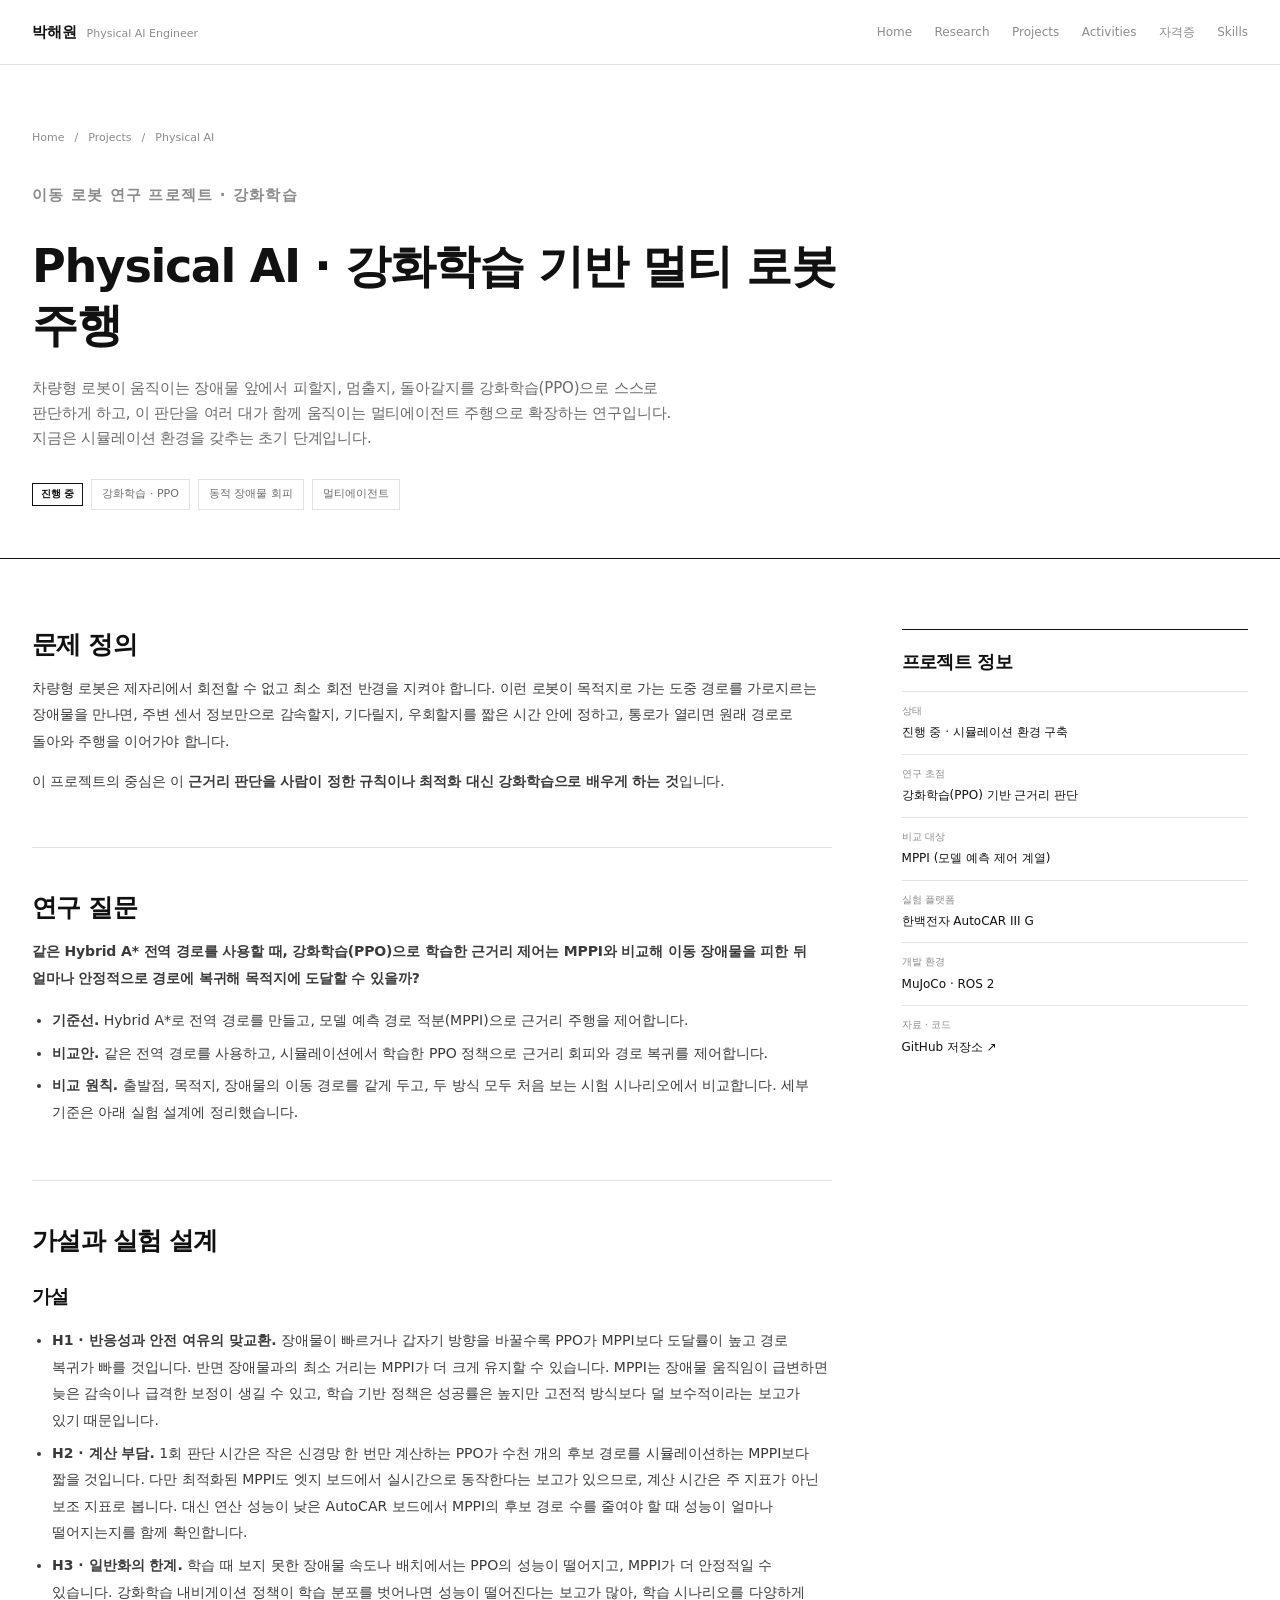
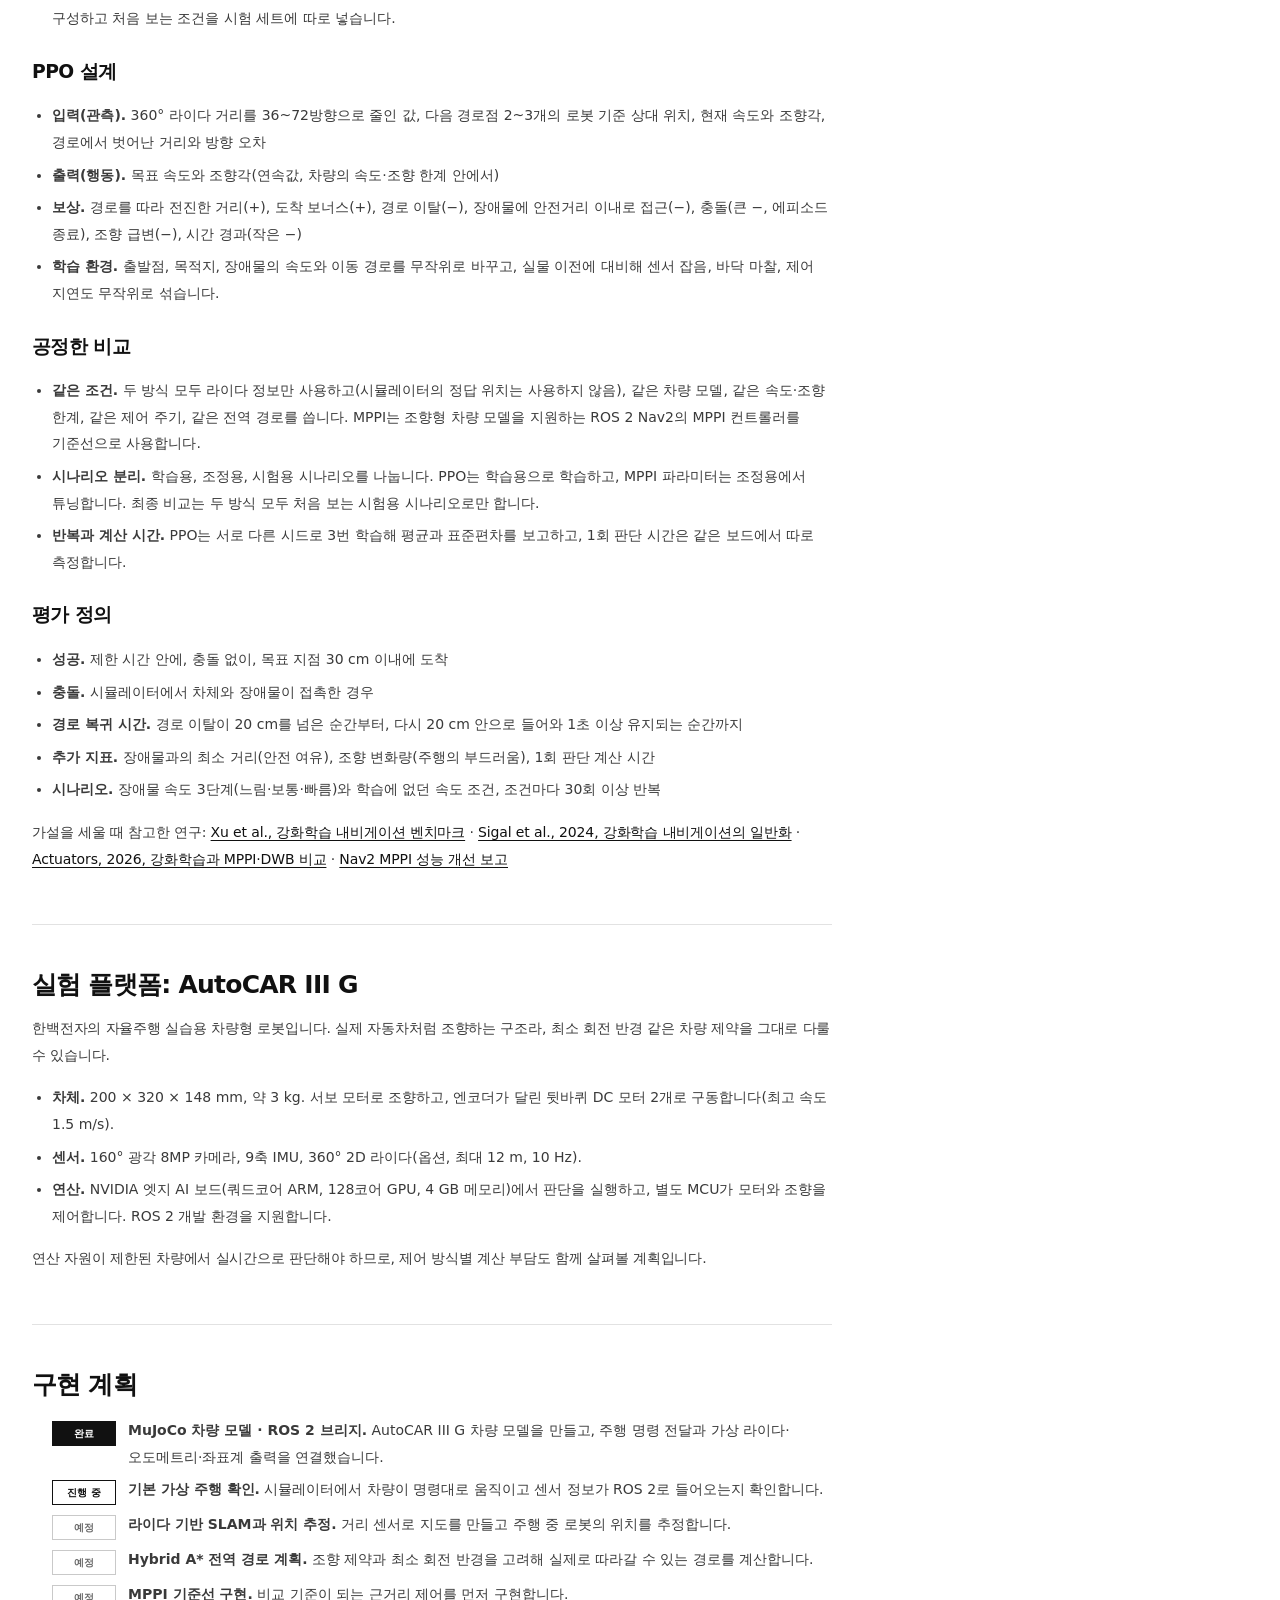
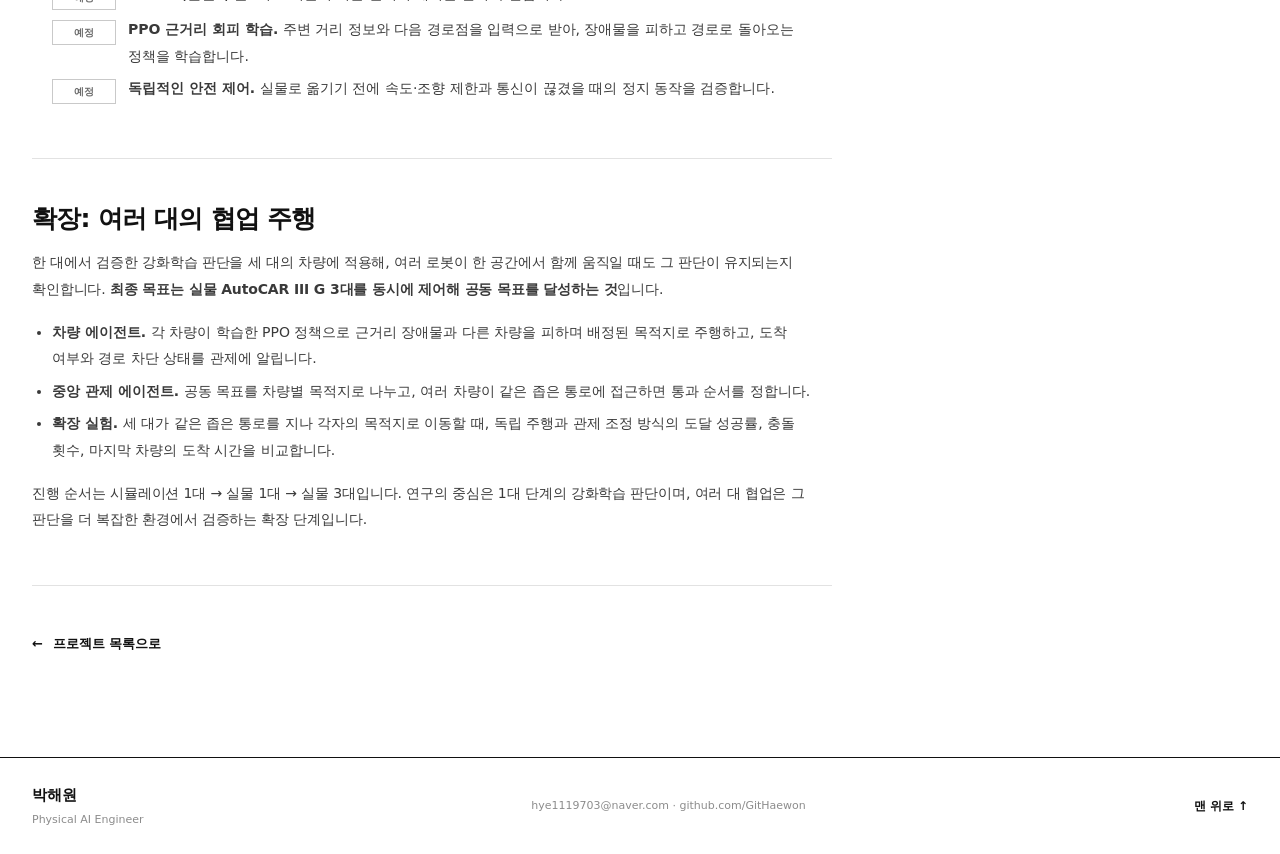
<file: projects/physical-ai-mobility.html>
<!doctype html>
<html lang="ko" id="top">
<head>
  <meta charset="utf-8">
  <meta name="viewport" content="width=device-width, initial-scale=1">
  <meta name="theme-color" content="#ffffff">
  <meta name="description" content="AutoCAR III G 시뮬레이션에서 차량형 로봇의 전역 경로 계획과 동적 장애물 회피를 연구하는 진행 중인 Physical AI 프로젝트입니다.">
  <title>Physical AI · 멀티에이전트 모빌리티 | AI Research Portfolio</title>
  <link rel="icon" href="../assets/favicon.svg" type="image/svg+xml">
  <link rel="stylesheet" href="../assets/style.css?v=physical-ai-design">
  <link rel="stylesheet" href="../assets/mono.css?v=1">
  <script src="../assets/app.js" defer></script>
</head>
<body>
  <a class="skip-link" href="#main">본문으로 바로 가기</a>
  <header class="site-header"><div class="container header-inner"><a class="brand" href="../index.html" aria-label="박해원 포트폴리오 홈"><span class="brand-copy"><strong>박해원</strong><small>Physical AI Engineer</small></span></a><button class="menu-toggle" type="button" aria-controls="primary-nav" aria-expanded="false" aria-label="메뉴 열기"><span></span><span></span><span></span></button><nav class="nav" id="primary-nav" aria-label="주 메뉴"><a href="../index.html#home">Home</a><a href="../index.html#research">Research</a><a href="../index.html#projects">Projects</a><a href="../index.html#activities">Activities</a><a href="../licenses.html">자격증</a><a href="../index.html#skills">Skills</a></nav></div></header>
  <main id="main">
    <section class="detail-hero" aria-labelledby="project-title">
      <div class="container">
        <nav class="breadcrumb" aria-label="현재 위치">
          <a href="../index.html">Home</a><span aria-hidden="true">/</span>
          <a href="../index.html#projects">Projects</a><span aria-hidden="true">/</span>
          <span aria-current="page">Physical AI</span>
        </nav>
        <p class="detail-kicker">이동 로봇 연구 프로젝트 · 강화학습</p>
        <h1 id="project-title">Physical AI · 강화학습 기반 멀티 로봇 주행</h1>
        <p>차량형 로봇이 움직이는 장애물 앞에서 피할지, 멈출지, 돌아갈지를 강화학습(PPO)으로 스스로 판단하게 하고, 이 판단을 여러 대가 함께 움직이는 멀티에이전트 주행으로 확장하는 연구입니다. 지금은 시뮬레이션 환경을 갖추는 초기 단계입니다.</p>
        <div class="detail-chips">
          <span class="status status-active">진행 중</span>
          <span>강화학습 · PPO</span>
          <span>동적 장애물 회피</span>
          <span>멀티에이전트</span>
        </div>
      </div>
    </section>
    <div class="container detail-body">
      <div class="detail-layout">
        <div class="detail-main">
          <section aria-labelledby="problem-title">
            <h2 id="problem-title">문제 정의</h2>
            <p>차량형 로봇은 제자리에서 회전할 수 없고 최소 회전 반경을 지켜야 합니다. 이런 로봇이 목적지로 가는 도중 경로를 가로지르는 장애물을 만나면, 주변 센서 정보만으로 감속할지, 기다릴지, 우회할지를 짧은 시간 안에 정하고, 통로가 열리면 원래 경로로 돌아와 주행을 이어가야 합니다.</p>
            <p class="physical-ai-next">이 프로젝트의 중심은 이 <strong>근거리 판단을 사람이 정한 규칙이나 최적화 대신 강화학습으로 배우게 하는 것</strong>입니다.</p>
          </section>
          <section aria-labelledby="research-question-title">
            <h2 id="research-question-title">연구 질문</h2>
            <p><strong>같은 Hybrid A* 전역 경로를 사용할 때, 강화학습(PPO)으로 학습한 근거리 제어는 MPPI와 비교해 이동 장애물을 피한 뒤 얼마나 안정적으로 경로에 복귀해 목적지에 도달할 수 있을까?</strong></p>
            <ul>
              <li><strong>기준선.</strong> Hybrid A*로 전역 경로를 만들고, 모델 예측 경로 적분(MPPI)으로 근거리 주행을 제어합니다.</li>
              <li><strong>비교안.</strong> 같은 전역 경로를 사용하고, 시뮬레이션에서 학습한 PPO 정책으로 근거리 회피와 경로 복귀를 제어합니다.</li>
              <li><strong>비교 원칙.</strong> 출발점, 목적지, 장애물의 이동 경로를 같게 두고, 두 방식 모두 처음 보는 시험 시나리오에서 비교합니다. 세부 기준은 아래 실험 설계에 정리했습니다.</li>
            </ul>
          </section>
          <section aria-labelledby="design-title">
            <h2 id="design-title">가설과 실험 설계</h2>
            <h3 class="sub-heading">가설</h3>
            <ul>
              <li><strong>H1 · 반응성과 안전 여유의 맞교환.</strong> 장애물이 빠르거나 갑자기 방향을 바꿀수록 PPO가 MPPI보다 도달률이 높고 경로 복귀가 빠를 것입니다. 반면 장애물과의 최소 거리는 MPPI가 더 크게 유지할 수 있습니다. MPPI는 장애물 움직임이 급변하면 늦은 감속이나 급격한 보정이 생길 수 있고, 학습 기반 정책은 성공률은 높지만 고전적 방식보다 덜 보수적이라는 보고가 있기 때문입니다.</li>
              <li><strong>H2 · 계산 부담.</strong> 1회 판단 시간은 작은 신경망 한 번만 계산하는 PPO가 수천 개의 후보 경로를 시뮬레이션하는 MPPI보다 짧을 것입니다. 다만 최적화된 MPPI도 엣지 보드에서 실시간으로 동작한다는 보고가 있으므로, 계산 시간은 주 지표가 아닌 보조 지표로 봅니다. 대신 연산 성능이 낮은 AutoCAR 보드에서 MPPI의 후보 경로 수를 줄여야 할 때 성능이 얼마나 떨어지는지를 함께 확인합니다.</li>
              <li><strong>H3 · 일반화의 한계.</strong> 학습 때 보지 못한 장애물 속도나 배치에서는 PPO의 성능이 떨어지고, MPPI가 더 안정적일 수 있습니다. 강화학습 내비게이션 정책이 학습 분포를 벗어나면 성능이 떨어진다는 보고가 많아, 학습 시나리오를 다양하게 구성하고 처음 보는 조건을 시험 세트에 따로 넣습니다.</li>
            </ul>
            <h3 class="sub-heading">PPO 설계</h3>
            <ul>
              <li><strong>입력(관측).</strong> 360° 라이다 거리를 36~72방향으로 줄인 값, 다음 경로점 2~3개의 로봇 기준 상대 위치, 현재 속도와 조향각, 경로에서 벗어난 거리와 방향 오차</li>
              <li><strong>출력(행동).</strong> 목표 속도와 조향각(연속값, 차량의 속도·조향 한계 안에서)</li>
              <li><strong>보상.</strong> 경로를 따라 전진한 거리(+), 도착 보너스(+), 경로 이탈(−), 장애물에 안전거리 이내로 접근(−), 충돌(큰 −, 에피소드 종료), 조향 급변(−), 시간 경과(작은 −)</li>
              <li><strong>학습 환경.</strong> 출발점, 목적지, 장애물의 속도와 이동 경로를 무작위로 바꾸고, 실물 이전에 대비해 센서 잡음, 바닥 마찰, 제어 지연도 무작위로 섞습니다.</li>
            </ul>
            <h3 class="sub-heading">공정한 비교</h3>
            <ul>
              <li><strong>같은 조건.</strong> 두 방식 모두 라이다 정보만 사용하고(시뮬레이터의 정답 위치는 사용하지 않음), 같은 차량 모델, 같은 속도·조향 한계, 같은 제어 주기, 같은 전역 경로를 씁니다. MPPI는 조향형 차량 모델을 지원하는 ROS 2 Nav2의 MPPI 컨트롤러를 기준선으로 사용합니다.</li>
              <li><strong>시나리오 분리.</strong> 학습용, 조정용, 시험용 시나리오를 나눕니다. PPO는 학습용으로 학습하고, MPPI 파라미터는 조정용에서 튜닝합니다. 최종 비교는 두 방식 모두 처음 보는 시험용 시나리오로만 합니다.</li>
              <li><strong>반복과 계산 시간.</strong> PPO는 서로 다른 시드로 3번 학습해 평균과 표준편차를 보고하고, 1회 판단 시간은 같은 보드에서 따로 측정합니다.</li>
            </ul>
            <h3 class="sub-heading">평가 정의</h3>
            <ul>
              <li><strong>성공.</strong> 제한 시간 안에, 충돌 없이, 목표 지점 30 cm 이내에 도착</li>
              <li><strong>충돌.</strong> 시뮬레이터에서 차체와 장애물이 접촉한 경우</li>
              <li><strong>경로 복귀 시간.</strong> 경로 이탈이 20 cm를 넘은 순간부터, 다시 20 cm 안으로 들어와 1초 이상 유지되는 순간까지</li>
              <li><strong>추가 지표.</strong> 장애물과의 최소 거리(안전 여유), 조향 변화량(주행의 부드러움), 1회 판단 계산 시간</li>
              <li><strong>시나리오.</strong> 장애물 속도 3단계(느림·보통·빠름)와 학습에 없던 속도 조건, 조건마다 30회 이상 반복</li>
            </ul>
            <p class="physical-ai-next">가설을 세울 때 참고한 연구: <a href="https://www.cs.utexas.edu/~xiao/papers/navbenchmark.pdf" target="_blank" rel="noopener">Xu et al., 강화학습 내비게이션 벤치마크</a> · <a href="https://arxiv.org/abs/2308.14947" target="_blank" rel="noopener">Sigal et al., 2024, 강화학습 내비게이션의 일반화</a> · <a href="https://www.mdpi.com/2076-0825/15/11/595" target="_blank" rel="noopener">Actuators, 2026, 강화학습과 MPPI·DWB 비교</a> · <a href="https://discourse.openrobotics.org/t/nav2-speedups-in-mppi-smac-planner/41667" target="_blank" rel="noopener">Nav2 MPPI 성능 개선 보고</a></p>
          </section>
          <section aria-labelledby="platform-title">
            <h2 id="platform-title">실험 플랫폼: AutoCAR III G</h2>
            <p>한백전자의 자율주행 실습용 차량형 로봇입니다. 실제 자동차처럼 조향하는 구조라, 최소 회전 반경 같은 차량 제약을 그대로 다룰 수 있습니다.</p>
            <ul>
              <li><strong>차체.</strong> 200 × 320 × 148 mm, 약 3 kg. 서보 모터로 조향하고, 엔코더가 달린 뒷바퀴 DC 모터 2개로 구동합니다(최고 속도 1.5 m/s).</li>
              <li><strong>센서.</strong> 160° 광각 8MP 카메라, 9축 IMU, 360° 2D 라이다(옵션, 최대 12 m, 10 Hz).</li>
              <li><strong>연산.</strong> NVIDIA 엣지 AI 보드(쿼드코어 ARM, 128코어 GPU, 4 GB 메모리)에서 판단을 실행하고, 별도 MCU가 모터와 조향을 제어합니다. ROS 2 개발 환경을 지원합니다.</li>
            </ul>
            <p class="physical-ai-next">연산 자원이 제한된 차량에서 실시간으로 판단해야 하므로, 제어 방식별 계산 부담도 함께 살펴볼 계획입니다.</p>
          </section>
          <section aria-labelledby="technology-title">
            <h2 id="technology-title">구현 계획</h2>
            <ul class="plan-list">
              <li><span class="status status-done">완료</span><div><strong>MuJoCo 차량 모델 · ROS 2 브리지.</strong> AutoCAR III G 차량 모델을 만들고, 주행 명령 전달과 가상 라이다·오도메트리·좌표계 출력을 연결했습니다.</div></li>
              <li><span class="status status-active">진행 중</span><div><strong>기본 가상 주행 확인.</strong> 시뮬레이터에서 차량이 명령대로 움직이고 센서 정보가 ROS 2로 들어오는지 확인합니다.</div></li>
              <li><span class="status status-planned">예정</span><div><strong>라이다 기반 SLAM과 위치 추정.</strong> 거리 센서로 지도를 만들고 주행 중 로봇의 위치를 추정합니다.</div></li>
              <li><span class="status status-planned">예정</span><div><strong>Hybrid A* 전역 경로 계획.</strong> 조향 제약과 최소 회전 반경을 고려해 실제로 따라갈 수 있는 경로를 계산합니다.</div></li>
              <li><span class="status status-planned">예정</span><div><strong>MPPI 기준선 구현.</strong> 비교 기준이 되는 근거리 제어를 먼저 구현합니다.</div></li>
              <li><span class="status status-planned">예정</span><div><strong>PPO 근거리 회피 학습.</strong> 주변 거리 정보와 다음 경로점을 입력으로 받아, 장애물을 피하고 경로로 돌아오는 정책을 학습합니다.</div></li>
              <li><span class="status status-planned">예정</span><div><strong>독립적인 안전 제어.</strong> 실물로 옮기기 전에 속도·조향 제한과 통신이 끊겼을 때의 정지 동작을 검증합니다.</div></li>
            </ul>
          </section>
          <section aria-labelledby="multi-agent-title">
            <h2 id="multi-agent-title">확장: 여러 대의 협업 주행</h2>
            <p>한 대에서 검증한 강화학습 판단을 세 대의 차량에 적용해, 여러 로봇이 한 공간에서 함께 움직일 때도 그 판단이 유지되는지 확인합니다. <strong>최종 목표는 실물 AutoCAR III G 3대를 동시에 제어해 공동 목표를 달성하는 것</strong>입니다.</p>
            <ul>
              <li><strong>차량 에이전트.</strong> 각 차량이 학습한 PPO 정책으로 근거리 장애물과 다른 차량을 피하며 배정된 목적지로 주행하고, 도착 여부와 경로 차단 상태를 관제에 알립니다.</li>
              <li><strong>중앙 관제 에이전트.</strong> 공동 목표를 차량별 목적지로 나누고, 여러 차량이 같은 좁은 통로에 접근하면 통과 순서를 정합니다.</li>
              <li><strong>확장 실험.</strong> 세 대가 같은 좁은 통로를 지나 각자의 목적지로 이동할 때, 독립 주행과 관제 조정 방식의 도달 성공률, 충돌 횟수, 마지막 차량의 도착 시간을 비교합니다.</li>
            </ul>
            <p class="physical-ai-next">진행 순서는 시뮬레이션 1대 → 실물 1대 → 실물 3대입니다. 연구의 중심은 1대 단계의 강화학습 판단이며, 여러 대 협업은 그 판단을 더 복잡한 환경에서 검증하는 확장 단계입니다.</p>
          </section>
          <a class="back-link" href="../index.html#projects"><span aria-hidden="true">←</span> 프로젝트 목록으로</a>
        </div>
        <aside class="detail-aside" aria-labelledby="project-facts">
          <h2 id="project-facts">프로젝트 정보</h2>
          <dl>
            <div><dt>상태</dt><dd>진행 중 · 시뮬레이션 환경 구축</dd></div>
            <div><dt>연구 초점</dt><dd>강화학습(PPO) 기반 근거리 판단</dd></div>
            <div><dt>비교 대상</dt><dd>MPPI (모델 예측 제어 계열)</dd></div>
            <div><dt>실험 플랫폼</dt><dd>한백전자 AutoCAR III G</dd></div>
            <div><dt>개발 환경</dt><dd>MuJoCo · ROS 2</dd></div>
            <div><dt>자료 · 코드</dt><dd><a href="https://github.com/GitHaewon/physical-ai-mobility-agent" target="_blank" rel="noopener">GitHub 저장소 ↗</a></dd></div>
          </dl>
        </aside>
      </div>
    </div>
  </main>
  <footer class="site-footer"><div class="container footer-inner"><div><strong>박해원</strong><p>Physical AI Engineer</p></div><p>hye1119703@naver.com · github.com/GitHaewon</p><a href="#top">맨 위로 ↑</a></div></footer>
</body>
</html>
</file>
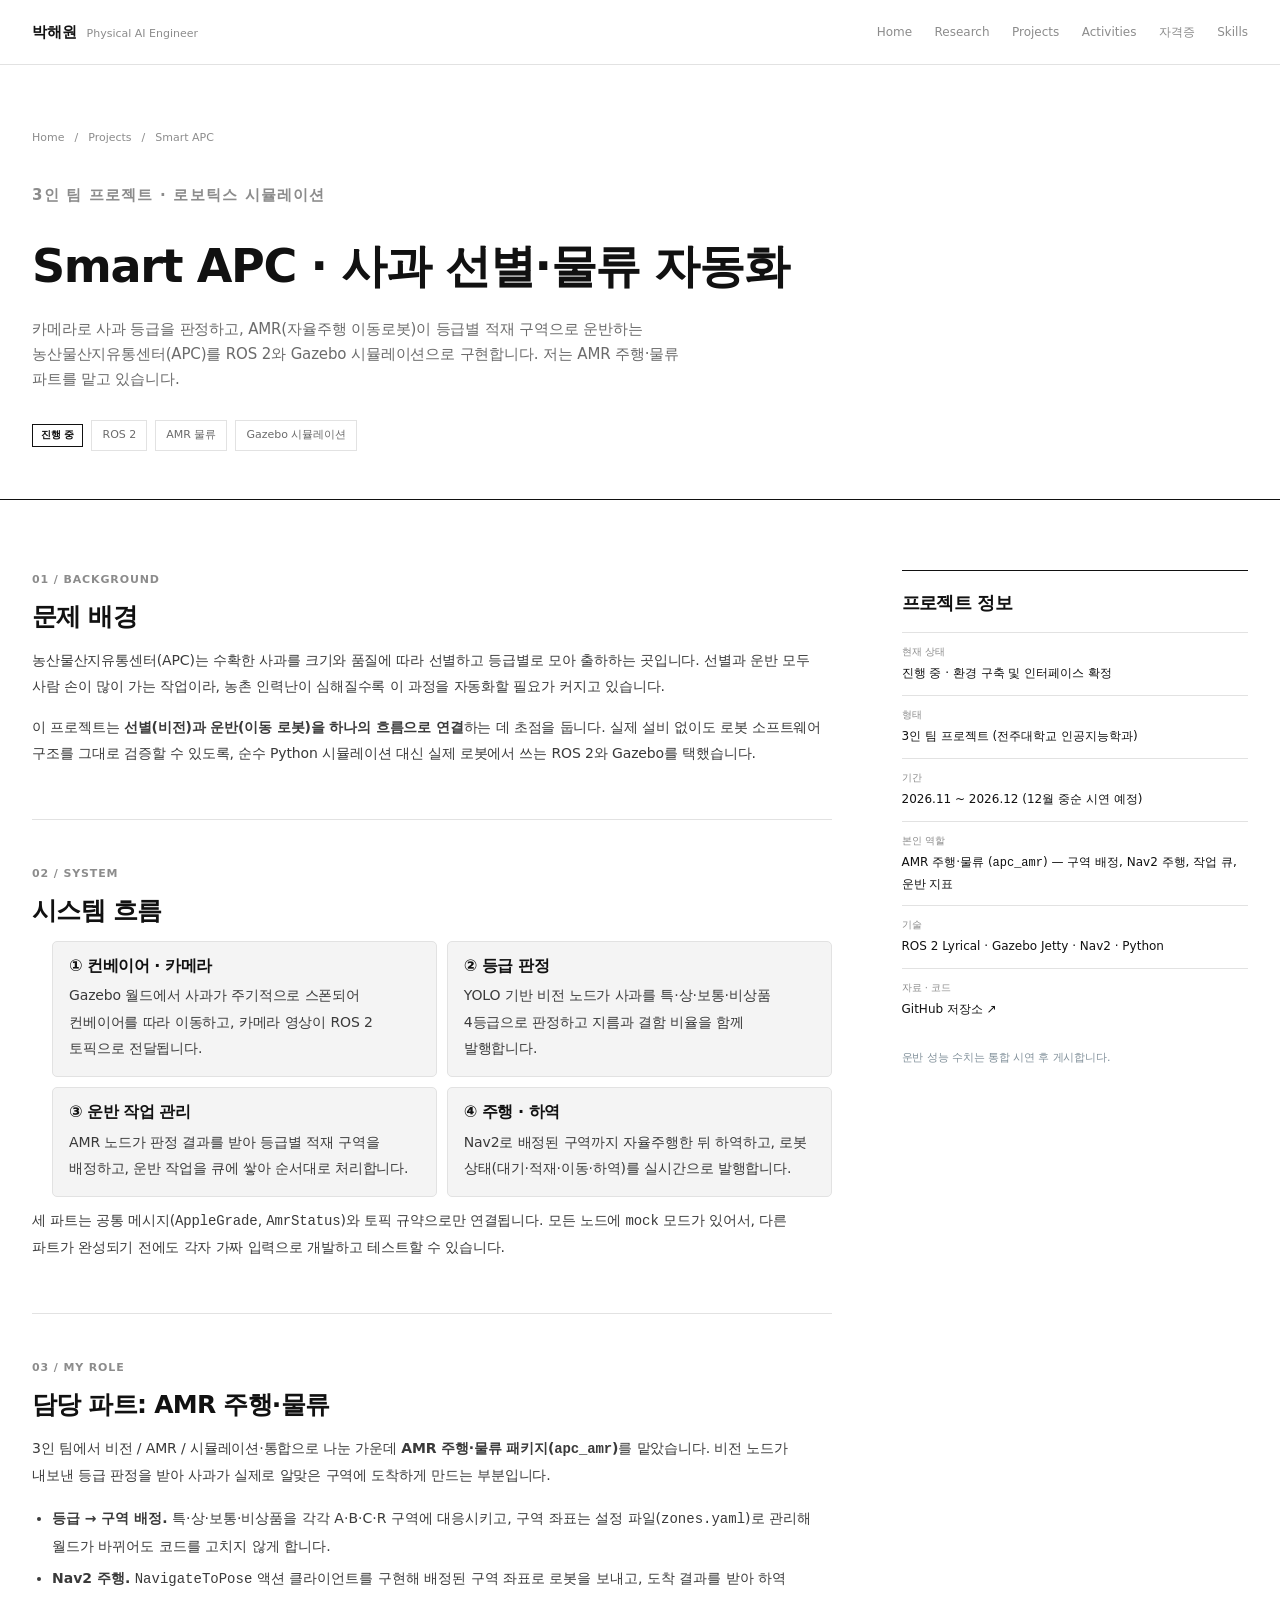
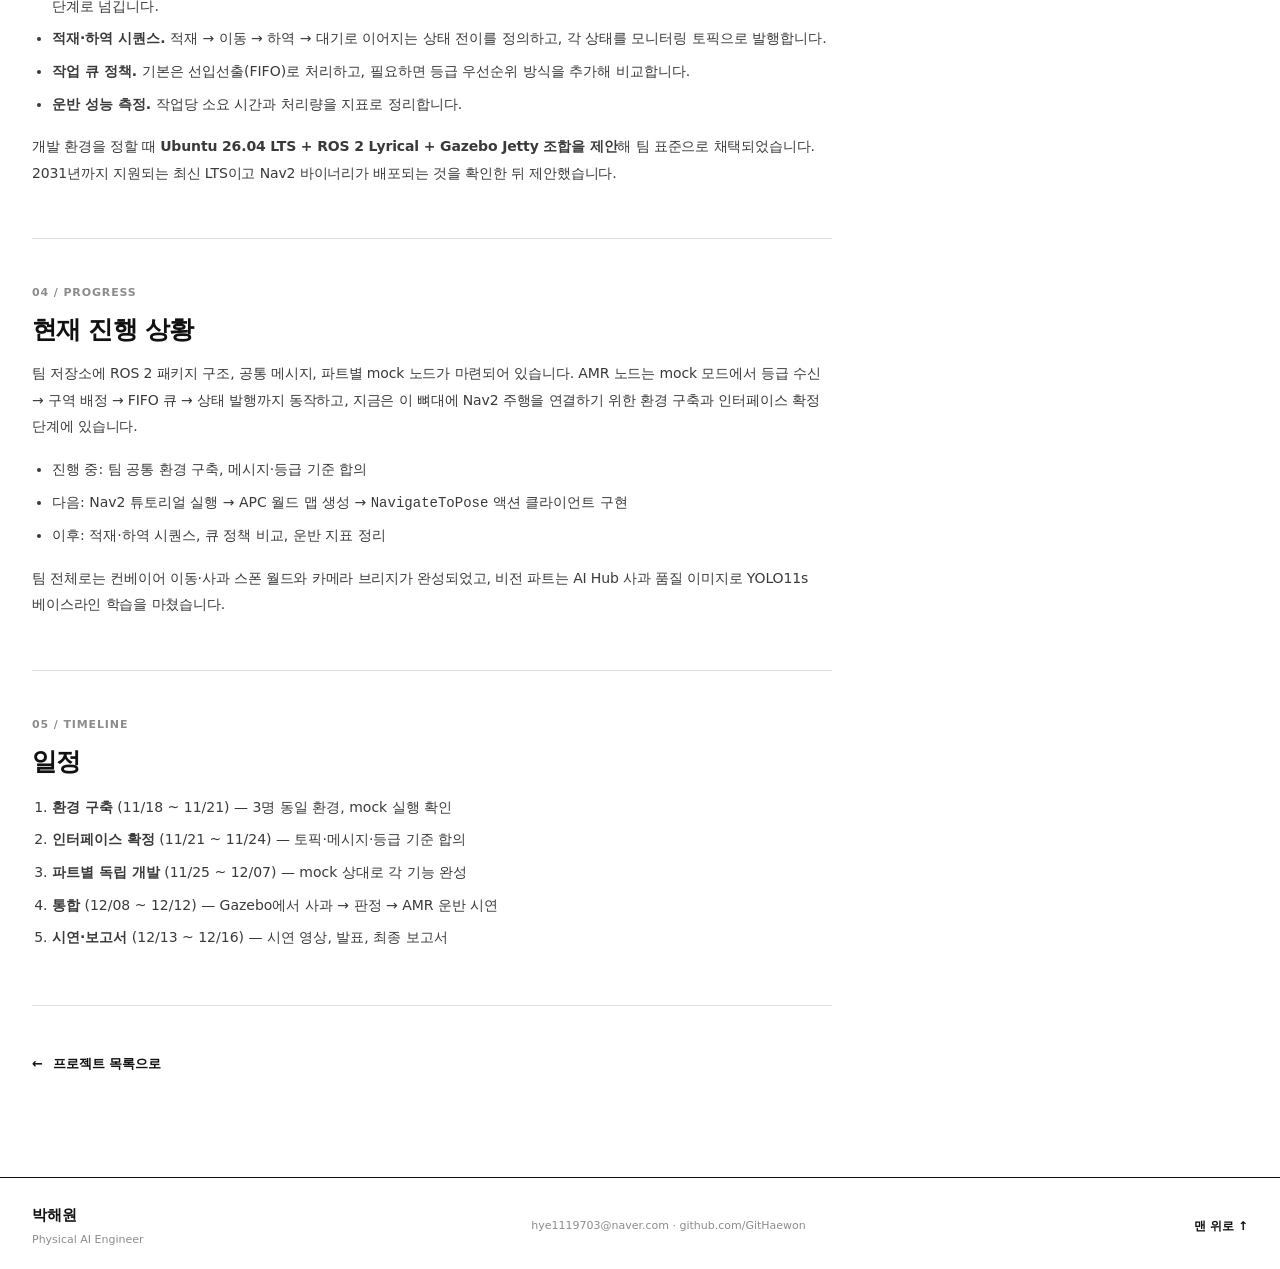
<file: projects/smart-apple-apc.html>
<!doctype html>
<html lang="ko" id="top">
<head>
  <meta charset="utf-8">
  <meta name="viewport" content="width=device-width, initial-scale=1">
  <meta name="theme-color" content="#ffffff">
  <meta name="description" content="카메라로 사과 등급을 판정하고 AMR이 등급별 적재 구역으로 운반하는 스마트 APC를 ROS 2와 Gazebo로 구현하는 3인 팀 프로젝트입니다. AMR 주행·물류 파트를 맡고 있습니다.">
  <title>Smart APC · 사과 선별·물류 자동화 | AI Research Portfolio</title>
  <link rel="icon" href="../assets/favicon.svg" type="image/svg+xml">
  <link rel="stylesheet" href="../assets/style.css?v=smart-apple-apc">
  <link rel="stylesheet" href="../assets/mono.css?v=1">
  <script src="../assets/app.js" defer></script>
</head>
<body>
  <a class="skip-link" href="#main">본문으로 바로 가기</a>
  <header class="site-header"><div class="container header-inner"><a class="brand" href="../index.html" aria-label="박해원 포트폴리오 홈"><span class="brand-copy"><strong>박해원</strong><small>Physical AI Engineer</small></span></a><button class="menu-toggle" type="button" aria-controls="primary-nav" aria-expanded="false" aria-label="메뉴 열기"><span></span><span></span><span></span></button><nav class="nav" id="primary-nav" aria-label="주 메뉴"><a href="../index.html#home">Home</a><a href="../index.html#research">Research</a><a href="../index.html#projects">Projects</a><a href="../index.html#activities">Activities</a><a href="../licenses.html">자격증</a><a href="../index.html#skills">Skills</a></nav></div></header>
  <main id="main">
    <section class="detail-hero" aria-labelledby="project-title">
      <div class="container">
        <nav class="breadcrumb" aria-label="현재 위치">
          <a href="../index.html">Home</a><span aria-hidden="true">/</span>
          <a href="../index.html#projects">Projects</a><span aria-hidden="true">/</span>
          <span aria-current="page">Smart APC</span>
        </nav>
        <p class="detail-kicker">3인 팀 프로젝트 · 로보틱스 시뮬레이션</p>
        <h1 id="project-title">Smart APC · 사과 선별·물류 자동화</h1>
        <p>카메라로 사과 등급을 판정하고, AMR(자율주행 이동로봇)이 등급별 적재 구역으로 운반하는 농산물산지유통센터(APC)를 ROS 2와 Gazebo 시뮬레이션으로 구현합니다. 저는 AMR 주행·물류 파트를 맡고 있습니다.</p>
        <div class="detail-chips">
          <span class="status status-active">진행 중</span>
          <span>ROS 2</span>
          <span>AMR 물류</span>
          <span>Gazebo 시뮬레이션</span>
        </div>
      </div>
    </section>
    <div class="container detail-body">
      <div class="detail-layout">
        <div class="detail-main">
          <section aria-labelledby="background-title">
            <p class="detail-label">01 / BACKGROUND</p>
            <h2 id="background-title">문제 배경</h2>
            <p>농산물산지유통센터(APC)는 수확한 사과를 크기와 품질에 따라 선별하고 등급별로 모아 출하하는 곳입니다. 선별과 운반 모두 사람 손이 많이 가는 작업이라, 농촌 인력난이 심해질수록 이 과정을 자동화할 필요가 커지고 있습니다.</p>
            <p>이 프로젝트는 <strong>선별(비전)과 운반(이동 로봇)을 하나의 흐름으로 연결</strong>하는 데 초점을 둡니다. 실제 설비 없이도 로봇 소프트웨어 구조를 그대로 검증할 수 있도록, 순수 Python 시뮬레이션 대신 실제 로봇에서 쓰는 ROS 2와 Gazebo를 택했습니다.</p>
          </section>
          <section aria-labelledby="system-title">
            <p class="detail-label">02 / SYSTEM</p>
            <h2 id="system-title">시스템 흐름</h2>
            <ol class="bgent-flow">
              <li><h3>① 컨베이어 · 카메라</h3><p>Gazebo 월드에서 사과가 주기적으로 스폰되어 컨베이어를 따라 이동하고, 카메라 영상이 ROS 2 토픽으로 전달됩니다.</p></li>
              <li><h3>② 등급 판정</h3><p>YOLO 기반 비전 노드가 사과를 특·상·보통·비상품 4등급으로 판정하고 지름과 결함 비율을 함께 발행합니다.</p></li>
              <li><h3>③ 운반 작업 관리</h3><p>AMR 노드가 판정 결과를 받아 등급별 적재 구역을 배정하고, 운반 작업을 큐에 쌓아 순서대로 처리합니다.</p></li>
              <li><h3>④ 주행 · 하역</h3><p>Nav2로 배정된 구역까지 자율주행한 뒤 하역하고, 로봇 상태(대기·적재·이동·하역)를 실시간으로 발행합니다.</p></li>
            </ol>
            <p class="physical-ai-next">세 파트는 공통 메시지(<code>AppleGrade</code>, <code>AmrStatus</code>)와 토픽 규약으로만 연결됩니다. 모든 노드에 <code>mock</code> 모드가 있어서, 다른 파트가 완성되기 전에도 각자 가짜 입력으로 개발하고 테스트할 수 있습니다.</p>
          </section>
          <section aria-labelledby="role-title">
            <p class="detail-label">03 / MY ROLE</p>
            <h2 id="role-title">담당 파트: AMR 주행·물류</h2>
            <p>3인 팀에서 비전 / AMR / 시뮬레이션·통합으로 나눈 가운데 <strong>AMR 주행·물류 패키지(<code>apc_amr</code>)</strong>를 맡았습니다. 비전 노드가 내보낸 등급 판정을 받아 사과가 실제로 알맞은 구역에 도착하게 만드는 부분입니다.</p>
            <ul>
              <li><strong>등급 → 구역 배정.</strong> 특·상·보통·비상품을 각각 A·B·C·R 구역에 대응시키고, 구역 좌표는 설정 파일(<code>zones.yaml</code>)로 관리해 월드가 바뀌어도 코드를 고치지 않게 합니다.</li>
              <li><strong>Nav2 주행.</strong> <code>NavigateToPose</code> 액션 클라이언트를 구현해 배정된 구역 좌표로 로봇을 보내고, 도착 결과를 받아 하역 단계로 넘깁니다.</li>
              <li><strong>적재·하역 시퀀스.</strong> 적재 → 이동 → 하역 → 대기로 이어지는 상태 전이를 정의하고, 각 상태를 모니터링 토픽으로 발행합니다.</li>
              <li><strong>작업 큐 정책.</strong> 기본은 선입선출(FIFO)로 처리하고, 필요하면 등급 우선순위 방식을 추가해 비교합니다.</li>
              <li><strong>운반 성능 측정.</strong> 작업당 소요 시간과 처리량을 지표로 정리합니다.</li>
            </ul>
            <p>개발 환경을 정할 때 <strong>Ubuntu 26.04 LTS + ROS 2 Lyrical + Gazebo Jetty 조합을 제안</strong>해 팀 표준으로 채택되었습니다. 2031년까지 지원되는 최신 LTS이고 Nav2 바이너리가 배포되는 것을 확인한 뒤 제안했습니다.</p>
          </section>
          <section aria-labelledby="progress-title">
            <p class="detail-label">04 / PROGRESS</p>
            <h2 id="progress-title">현재 진행 상황</h2>
            <p>팀 저장소에 ROS 2 패키지 구조, 공통 메시지, 파트별 mock 노드가 마련되어 있습니다. AMR 노드는 mock 모드에서 등급 수신 → 구역 배정 → FIFO 큐 → 상태 발행까지 동작하고, 지금은 이 뼈대에 Nav2 주행을 연결하기 위한 환경 구축과 인터페이스 확정 단계에 있습니다.</p>
            <ul>
              <li>진행 중: 팀 공통 환경 구축, 메시지·등급 기준 합의</li>
              <li>다음: Nav2 튜토리얼 실행 → APC 월드 맵 생성 → <code>NavigateToPose</code> 액션 클라이언트 구현</li>
              <li>이후: 적재·하역 시퀀스, 큐 정책 비교, 운반 지표 정리</li>
            </ul>
            <p class="physical-ai-next">팀 전체로는 컨베이어 이동·사과 스폰 월드와 카메라 브리지가 완성되었고, 비전 파트는 AI Hub 사과 품질 이미지로 YOLO11s 베이스라인 학습을 마쳤습니다.</p>
          </section>
          <section aria-labelledby="timeline-title">
            <p class="detail-label">05 / TIMELINE</p>
            <h2 id="timeline-title">일정</h2>
            <ol>
              <li><strong>환경 구축</strong> (11/18 ~ 11/21) — 3명 동일 환경, mock 실행 확인</li>
              <li><strong>인터페이스 확정</strong> (11/21 ~ 11/24) — 토픽·메시지·등급 기준 합의</li>
              <li><strong>파트별 독립 개발</strong> (11/25 ~ 12/07) — mock 상대로 각 기능 완성</li>
              <li><strong>통합</strong> (12/08 ~ 12/12) — Gazebo에서 사과 → 판정 → AMR 운반 시연</li>
              <li><strong>시연·보고서</strong> (12/13 ~ 12/16) — 시연 영상, 발표, 최종 보고서</li>
            </ol>
          </section>
          <a class="back-link" href="../index.html#projects"><span aria-hidden="true">←</span> 프로젝트 목록으로</a>
        </div>
        <aside class="detail-aside" aria-labelledby="project-facts">
          <h2 id="project-facts">프로젝트 정보</h2>
          <dl>
            <div><dt>현재 상태</dt><dd>진행 중 · 환경 구축 및 인터페이스 확정</dd></div>
            <div><dt>형태</dt><dd>3인 팀 프로젝트 (전주대학교 인공지능학과)</dd></div>
            <div><dt>기간</dt><dd>2026.11 ~ 2026.12 (12월 중순 시연 예정)</dd></div>
            <div><dt>본인 역할</dt><dd>AMR 주행·물류 (<code>apc_amr</code>) — 구역 배정, Nav2 주행, 작업 큐, 운반 지표</dd></div>
            <div><dt>기술</dt><dd>ROS 2 Lyrical · Gazebo Jetty · Nav2 · Python</dd></div>
            <div><dt>자료 · 코드</dt><dd><a href="https://github.com/jangjunwon-dev/smart_apple_apc" target="_blank" rel="noopener">GitHub 저장소 ↗</a></dd></div>
          </dl>
          <p>운반 성능 수치는 통합 시연 후 게시합니다.</p>
        </aside>
      </div>
    </div>
  </main>
  <footer class="site-footer"><div class="container footer-inner"><div><strong>박해원</strong><p>Physical AI Engineer</p></div><p>hye1119703@naver.com · github.com/GitHaewon</p><a href="#top">맨 위로 ↑</a></div></footer>
</body>
</html>
</file>
<file: assets/style.css>
@charset "utf-8";
:root{--navy:#101b2e;--navy-2:#17263e;--ink:#14223a;--muted:#647187;--line:#dfe5e9;--paper:#f7f9f8;--white:#fff;--teal:#9de2d0;--teal-dark:#147e73;--gold:#ecce92;--radius:14px}
*{box-sizing:border-box}html{scroll-behavior:smooth;scroll-padding-top:88px}body{margin:0;color:var(--ink);background:var(--white);font-family:Pretendard,"Noto Sans KR","Apple SD Gothic Neo","Malgun Gothic",system-ui,sans-serif;line-height:1.68;word-break:keep-all}button,a{touch-action:manipulation}a{color:inherit;text-decoration:none}button{font:inherit}img{display:block;max-width:100%}h1,h2,h3,p{margin-top:0}h1,h2,h3{line-height:1.28;letter-spacing:-.045em}h2,h3{font-weight:760}p{letter-spacing:-.01em}::selection{background:#9de2d0;color:#101b2e}:focus-visible{outline:3px solid #21a692;outline-offset:4px}.container{width:min(100% - 48px,1200px);margin-inline:auto}.skip-link{position:absolute;left:16px;top:-80px;z-index:100;padding:10px 16px;background:#fff;color:#101b2e}.skip-link:focus{top:12px}.site-header{position:sticky;top:0;z-index:20;background:rgba(16,27,46,.97);border-bottom:1px solid rgba(255,255,255,.13);backdrop-filter:blur(18px)}.header-inner{display:flex;align-items:center;justify-content:space-between;min-height:76px;gap:30px}.brand{display:inline-flex;align-items:center;gap:12px;color:#fff;flex:none}.brand-mark{display:grid;place-items:center;width:38px;height:38px;border:1px solid rgba(157,226,208,.8);font-weight:800;font-size:23px;line-height:1}.brand-dot,.site-footer strong span{color:var(--teal)}.brand-copy{display:flex;flex-direction:column;line-height:1.08}.brand-copy strong{font-size:13px;letter-spacing:.03em}.brand-copy small{margin-top:6px;color:#9caab9;font-size:9px;font-weight:700;letter-spacing:.2em}.nav{display:flex;align-items:center;gap:clamp(12px,1.75vw,27px)}.nav a{color:#bdc8d3;font-size:12px;font-weight:650;white-space:nowrap;transition:color .2s}.nav a:hover,.nav a[aria-current="location"]{color:#fff}.nav-contact{border:1px solid rgba(157,226,208,.55);padding:9px 12px;border-radius:4px;color:#d9f4e9!important}.nav-contact span{margin-left:5px;color:var(--teal)}.menu-toggle{display:none}
.hero{position:relative;overflow:hidden;isolation:isolate;color:#fff;background:radial-gradient(circle at 83% 44%,#263e54 0%,#17283e 32%,#101b2e 72%);min-height:630px}.hero-grid{position:absolute;inset:0;z-index:-1;background-image:linear-gradient(rgba(187,222,221,.055) 1px,transparent 1px),linear-gradient(90deg,rgba(187,222,221,.055) 1px,transparent 1px);background-size:58px 58px;mask-image:linear-gradient(90deg,transparent 15%,#000 100%)}.hero-layout{display:grid;grid-template-columns:1.25fr 1fr;gap:20px;align-items:center;min-height:575px}.hero-copy{position:relative;z-index:2;padding:68px 0 60px}.eyebrow,.section-kicker,.card-label{font-size:11px;font-weight:800;letter-spacing:.19em}.eyebrow{display:flex;align-items:center;gap:12px;color:var(--teal)}.eyebrow-line{display:block;width:30px;height:1px;background:var(--teal)}.hero-overline{margin:48px 0 14px;color:#d2dbe1;font-size:15px}.hero h1{max-width:800px;margin-bottom:24px;font-size:clamp(38px,4.05vw,63px);line-height:1.22;font-weight:790;letter-spacing:-.07em}.hero h1 em{font-style:normal;color:var(--teal)}.hero-description{max-width:560px;color:#bac7d1;font-size:16px;line-height:1.85}.hero-actions{display:flex;flex-wrap:wrap;gap:11px;margin-top:35px}.button{display:inline-flex;align-items:center;justify-content:space-between;gap:30px;min-height:49px;padding:11px 18px;font-size:13px;font-weight:760;border:1px solid transparent;border-radius:3px;transition:transform .2s,background .2s}.button:hover{transform:translateY(-2px)}.button-light{color:#102a30;background:var(--teal)}.button-light:hover{background:#c0f4e5}.button-ghost{color:#e1ecf1;border-color:#647788}.button-ghost:hover{background:rgba(255,255,255,.08)}.hero-bottom{display:flex;justify-content:space-between;padding:0 0 24px;color:#8ca0b2;font-size:10px;font-weight:700;letter-spacing:.2em}.hero-art{position:relative;width:100%;height:465px;min-width:0}.orbit{position:absolute;left:50%;top:50%;border:1px solid rgba(157,226,208,.16);border-radius:50%;transform:translate(-50%,-50%)}.orbit-one{width:390px;height:390px}.orbit-two{width:255px;height:255px;border-style:dashed;border-color:rgba(157,226,208,.35)}.art-center{position:absolute;left:50%;top:50%;display:grid;place-items:center;width:114px;height:114px;border:1px solid rgba(157,226,208,.65);border-radius:50%;background:radial-gradient(circle,#285169,#142b40);color:#fff;font-size:57px;font-weight:800;line-height:1;transform:translate(-50%,-50%);box-shadow:0 0 55px rgba(81,196,185,.14)}.art-center span{color:var(--teal)}.art-node{position:absolute;width:172px;padding:13px 16px;border:1px solid rgba(173,221,215,.34);border-radius:7px;background:rgba(20,38,55,.93);box-shadow:0 14px 35px rgba(0,0,0,.13)}.art-node strong,.art-node small,.art-index{display:block}.art-index{margin-bottom:7px;color:var(--teal);font-size:9px;font-weight:800;letter-spacing:.12em}.art-node strong{font-size:16px;letter-spacing:-.03em}.art-node small{margin-top:1px;color:#a6b8c5;font-size:10px}.art-node-one{left:1%;top:20%}.art-node-two{right:0;top:13%}.art-node-three{right:8%;bottom:9%}.art-cross{position:absolute;color:var(--teal);font-size:22px;font-weight:200}.art-cross-one{left:14%;bottom:22%}.art-cross-two{right:10%;top:3%}
.section{padding:104px 0}.section-kicker{margin-bottom:18px;color:var(--teal-dark)}.section-title{margin-bottom:0;font-size:clamp(32px,3.4vw,49px);line-height:1.26}.section-title span:not(.accent-period){color:#7e929b}.accent-period{color:#1d9d88}.section-heading{display:flex;align-items:end;justify-content:space-between;gap:60px;margin-bottom:42px}.section-lead{max-width:370px;margin:0 0 4px;color:var(--muted);font-size:14px;line-height:1.8}.intro-section{padding:86px 0;border-bottom:1px solid var(--line)}.intro-layout{display:grid;grid-template-columns:1fr .87fr;gap:80px;align-items:start}.intro-copy{padding-top:22px;font-size:17px;line-height:1.95}.intro-copy p{margin-bottom:16px}.intro-copy .muted{color:#748195;font-size:14px}.research-section{background:var(--paper)}.research-grid{display:grid;grid-template-columns:repeat(3,1fr);gap:17px}.research-card{position:relative;display:flex;flex-direction:column;min-height:355px;padding:27px;border:1px solid #e0e8e7;border-top:2px solid #33aa99;background:#fff;transition:transform .2s,box-shadow .2s}.research-card:hover{transform:translateY(-4px);box-shadow:0 16px 32px rgba(19,54,67,.07)}.research-number{position:absolute;right:25px;top:25px;color:#adbbc0;font-size:12px;font-weight:800}.research-icon{display:grid;place-items:center;width:44px;height:44px;margin-bottom:24px;border-radius:7px;background:#e9f8f3;color:#188b7b;font-size:30px;line-height:1}.card-label{margin-bottom:9px;color:#2b9b88;font-size:9px}.research-card h3{margin-bottom:12px;font-size:21px}.research-card>p:not(.card-label){margin-bottom:23px;color:#657286;font-size:13px;line-height:1.8}.question{margin-top:auto;padding-top:16px;border-top:1px solid var(--line)}.question span{display:block;margin-bottom:4px;color:#81919d;font-size:10px;font-weight:800}.question strong{font-size:12px;line-height:1.6;font-weight:660}
.projects-section{background:#fff}.filter-bar{display:flex;flex-wrap:wrap;gap:7px;margin-bottom:24px}.filter-button{padding:9px 15px;border:1px solid #dbe2e5;border-radius:4px;background:#fff;color:#536276;font-size:12px;font-weight:700;cursor:pointer}.filter-button:hover{border-color:#50a998;color:#167c6e}.filter-button.is-active{border-color:#152943;background:#152943;color:#fff}.filter-button span{margin-left:5px;color:var(--teal)}.project-grid{display:grid;grid-template-columns:repeat(3,minmax(0,1fr));gap:18px}.project-card{display:flex;flex-direction:column;overflow:hidden;border:1px solid #e0e6e8;border-radius:5px;background:#fff;box-shadow:0 7px 28px rgba(18,42,61,.04);transition:box-shadow .2s,transform .2s}.project-card:hover{box-shadow:0 15px 35px rgba(18,42,61,.12);transform:translateY(-3px)}.project-card[hidden]{display:none}.project-image{position:relative;display:block;overflow:hidden;background:#153149;aspect-ratio:1.62}.project-image img{width:100%;height:100%;object-fit:cover;transition:transform .4s}.project-image:hover img{transform:scale(1.05)}.image-corner{position:absolute;left:15px;top:15px;padding:5px 8px;border:1px solid rgba(255,255,255,.42);background:rgba(11,30,48,.55);color:#fff;font-size:9px;font-weight:800;letter-spacing:.1em}.project-content{display:flex;flex:1;flex-direction:column;padding:23px}.project-meta{display:flex;align-items:center;justify-content:space-between;gap:5px;margin-bottom:15px;color:#81909b;font-size:10px}.status{display:inline-block;padding:3px 8px;border-radius:3px;font-size:10px;font-weight:800;white-space:nowrap}.status-unverified{background:#edf0f3;color:#536577}.status-planned{background:#eef1ff;color:#4f62a9}.status-active{background:#e4f6f1;color:#187b69}.status-done{background:#fff2d8;color:#8c651c}.project-content h3{margin-bottom:11px;font-size:19px}.project-content h3 a:hover,.project-footer a:hover{color:#147e73}.project-content>p{margin-bottom:25px;color:#637285;font-size:13px;line-height:1.8}.project-footer{display:flex;justify-content:space-between;align-items:center;gap:10px;margin-top:auto;padding-top:17px;border-top:1px solid var(--line);font-size:11px}.project-footer>span{color:#8794a2}.project-footer a{font-weight:800;white-space:nowrap}.project-footer a span{margin-left:5px;color:#248b7c}.status-note{margin:20px 0 0;color:#697888;font-size:12px}.status-note strong{margin-right:8px;color:#223b4e}
.activities-section{background:var(--paper)}.empty-feature{display:flex;align-items:center;gap:25px;min-height:154px;padding:29px 32px;border:1px dashed #bfd0d1;border-radius:6px;background:#fff}.empty-icon{display:grid;place-items:center;flex:none;width:54px;height:54px;background:#e8f5f1;color:#278c7c;font-size:25px}.empty-feature h3{margin-bottom:4px;font-size:19px}.empty-feature p{margin:0;color:#697788;font-size:13px}.empty-tag{margin-left:auto;color:#91a0ab;font-size:10px;font-weight:800;letter-spacing:.12em;white-space:nowrap}.publications-section{background:#fff}.publication-list{border-top:2px solid var(--navy)}.publication-row{display:grid;grid-template-columns:75px 1fr auto;align-items:center;gap:20px;padding:26px 8px;border-bottom:1px solid var(--line)}.publication-index{color:#8c9baa;font-size:12px;font-weight:800}.publication-row h3{margin-bottom:4px;font-size:17px}.publication-row p{margin:0;color:#718092;font-size:12px}.publication-type{color:#8797a3;font-size:10px;font-weight:800;letter-spacing:.12em}.skills-section{background:#15243a;color:#fff}.skills-section .section-lead{color:#b3c1cc}.skills-section .section-kicker{color:var(--teal)}.skills-layout{display:grid;grid-template-columns:.84fr 1.55fr;gap:50px;padding-top:27px;border-top:1px solid rgba(255,255,255,.2)}.skills-intro{padding:10px 0}.skills-symbol{display:block;margin-bottom:24px;color:var(--teal);font-size:42px;font-weight:300}.skills-intro h3{margin-bottom:15px;font-size:28px}.skills-intro p{max-width:260px;color:#aebbc8;font-size:13px}.skill-group{display:grid;grid-template-columns:170px 1fr;column-gap:20px;padding:17px 0 25px;border-bottom:1px solid rgba(255,255,255,.14)}.skill-group:first-child{padding-top:7px}.skill-group>span{grid-row:span 2;color:var(--teal);font-size:10px;font-weight:800;letter-spacing:.1em}.skill-group h3{margin-bottom:11px;font-size:17px}.skill-group p{margin:0;color:#b9c5ce;font-size:12px}.skill-tags{display:flex;flex-wrap:wrap;gap:7px}.skill-tags span{padding:5px 10px;border:1px solid #52687a;border-radius:3px;color:#c6d3dd;font-size:11px}.contact-section{background:#eef5f1}.contact-layout{display:grid;grid-template-columns:1fr .86fr;gap:80px;align-items:center}.contact-layout>div:first-child>p:last-child{max-width:420px;margin-top:21px;color:#667b83;font-size:14px}.contact-panel{padding:30px 33px;border:1px solid #d6e6de;border-radius:5px;background:#fff;box-shadow:0 18px 40px rgba(30,80,64,.06)}.contact-panel-top{display:flex;justify-content:space-between;padding-bottom:21px;border-bottom:1px solid var(--line);color:#208b79;font-size:10px;font-weight:800;letter-spacing:.12em}.contact-panel-top span:last-child{font-size:20px;line-height:10px}.contact-panel h3{margin:23px 0 2px;font-size:26px}.contact-panel>p{margin:0 0 23px;color:#8b99a2;font-size:12px}.contact-panel dl{margin:0}.contact-panel dl div{display:grid;grid-template-columns:120px 1fr;gap:5px;padding:11px 0;border-top:1px solid #e7edee;font-size:12px}.contact-panel dt{color:#81909c;font-weight:700}.contact-panel dd{margin:0;color:#3d5360}.contact-panel .contact-privacy{margin:18px 0 0;color:#778b93;font-size:11px}.site-footer{background:#0d1728;color:#b9c5ce}.footer-inner{display:flex;align-items:center;justify-content:space-between;gap:20px;min-height:122px}.site-footer strong{color:#fff;font-size:17px}.site-footer div p{margin:2px 0 0;color:#8191a0;font-size:10px;letter-spacing:.08em}.footer-inner>p{font-size:12px}.footer-inner>a{color:#fff;font-size:12px;font-weight:700}.footer-inner>a span{margin-left:7px;color:var(--teal)}
/* Project detail pages */
.detail-hero{position:relative;overflow:hidden;padding:100px 0 75px;background:#14243a;color:#fff}.detail-hero:before{content:"";position:absolute;right:-100px;top:-150px;width:540px;height:540px;border:1px solid rgba(157,226,208,.12);border-radius:50%;box-shadow:0 0 0 75px rgba(157,226,208,.035),0 0 0 150px rgba(157,226,208,.025)}.detail-hero .container{position:relative}.breadcrumb{display:flex;align-items:center;gap:10px;margin-bottom:46px;color:#aabcc9;font-size:11px}.breadcrumb a:hover{color:var(--teal)}.detail-kicker{margin-bottom:16px;color:var(--teal);font-size:11px;font-weight:800;letter-spacing:.17em}.detail-hero h1{max-width:820px;margin-bottom:21px;font-size:clamp(35px,4.5vw,61px)}.detail-hero p{max-width:680px;margin-bottom:28px;color:#c6d2db;font-size:15px}.detail-chips{display:flex;flex-wrap:wrap;align-items:center;gap:8px}.detail-chips>span:not(.status){padding:5px 10px;border:1px solid #657a8a;border-radius:3px;color:#d6e2e6;font-size:11px}.detail-image{width:100%;max-height:430px;object-fit:cover;background:#173149}.detail-body{padding:70px 0 100px}.detail-layout{display:grid;grid-template-columns:minmax(0,1.5fr) minmax(260px,.65fr);gap:70px}.detail-main section{margin-bottom:44px;padding-bottom:38px;border-bottom:1px solid var(--line)}.detail-main section:last-child{border:0}.detail-main .detail-label{margin-bottom:10px;color:#188877;font-size:10px;font-weight:800;letter-spacing:.17em}.detail-main h2{margin-bottom:14px;font-size:25px}.detail-main p,.detail-main li{color:#5c6d7d;font-size:14px;line-height:1.9}.detail-main ul{padding-left:20px}.detail-main li+li{margin-top:6px}.detail-aside{align-self:start;position:sticky;top:104px;padding:26px;border:1px solid #dae6e7;border-top:3px solid #44ac9a;border-radius:4px;background:#f7faf9}.detail-aside h2{margin-bottom:18px;font-size:18px}.detail-aside dl{margin:0}.detail-aside dl div{padding:11px 0;border-top:1px solid #e0e9e8}.detail-aside dt{color:#83919b;font-size:10px;font-weight:800}.detail-aside dd{margin:3px 0 0;color:#304454;font-size:12px}.detail-aside p{margin:18px 0 0;color:#81909a;font-size:11px}.back-link{display:inline-flex;gap:10px;color:#137d70;font-size:13px;font-weight:800}.back-link:hover{text-decoration:underline}
@media(max-width:1050px){.nav{gap:11px}.nav a{font-size:11px}.brand-copy small{font-size:8px}.hero-art{transform:scale(.88);transform-origin:center}.project-meta{align-items:start;flex-direction:column}.project-content{padding:19px}.project-grid{grid-template-columns:repeat(2,minmax(0,1fr))}}
@media(max-width:800px){.container{width:min(100% - 36px,680px)}.header-inner{min-height:66px}.menu-toggle{display:flex;flex-direction:column;justify-content:center;gap:5px;width:42px;height:42px;padding:9px;border:1px solid #536579;border-radius:3px;background:none;cursor:pointer}.menu-toggle span{display:block;width:100%;height:2px;background:#fff}.nav{display:none;position:absolute;left:0;right:0;top:66px;flex-direction:column;align-items:stretch;gap:0;padding:10px 18px 18px;border-bottom:1px solid #536579;background:#101b2e}.nav.is-open{display:flex}.nav a{padding:11px 3px;font-size:14px}.nav-contact{margin-top:6px;padding:10px!important}.hero-layout{grid-template-columns:1fr;min-height:0}.hero-copy{padding:75px 0 20px}.hero-overline{margin-top:33px}.hero-art{height:340px;max-width:500px;margin-inline:auto;transform:scale(.72);transform-origin:top center}.hero-bottom{margin-top:-64px}.section{padding:75px 0}.intro-layout,.contact-layout,.skills-layout{grid-template-columns:1fr;gap:28px}.intro-copy{padding-top:0}.section-heading{display:block}.section-lead{margin-top:18px}.research-grid{grid-template-columns:1fr 1fr}.research-card{min-height:365px}.empty-tag{display:none}.detail-layout{grid-template-columns:1fr;gap:30px}.detail-aside{position:static;order:-1}.detail-hero{padding:60px 0}.detail-body{padding:45px 0 75px}}
@media(max-width:560px){.hero h1{font-size:38px}.hero-description{font-size:14px}.hero-art{height:305px;margin-top:10px;transform:scale(.62)}.hero-bottom{margin-top:-73px}.section-title{font-size:33px}.intro-copy{font-size:15px}.research-grid,.project-grid{grid-template-columns:1fr}.research-card{min-height:310px}.project-content h3{font-size:20px}.empty-feature{align-items:start;gap:14px;padding:22px}.empty-icon{width:37px;height:37px;font-size:19px}.empty-feature h3{font-size:16px}.publication-row{grid-template-columns:35px 1fr;gap:12px}.publication-type{grid-column:2}.skill-group{grid-template-columns:1fr}.skill-group>span{grid-row:auto;margin-bottom:6px}.contact-panel{padding:22px}.footer-inner{flex-wrap:wrap;padding:25px 0}.footer-inner>p{order:3;width:100%}.detail-hero h1{font-size:35px}}
@media(prefers-reduced-motion:reduce){html{scroll-behavior:auto}*,*:before,*:after{animation-duration:.01ms!important;transition-duration:.01ms!important}}

.docfusionx-image {
  background:
    radial-gradient(ellipse at 76% 15%, rgba(97, 202, 181, .24), transparent 55%),
    linear-gradient(140deg, #14263e, #1c4a57);
}

.docfusionx-diagram {
  position: absolute;
  inset: 27% 17% 18%;
}

.docfusionx-diagram::before,
.docfusionx-diagram::after {
  position: absolute;
  content: "";
  border-color: rgba(157, 226, 208, .65);
  border-style: solid;
}

.docfusionx-diagram::before {
  top: 50%;
  left: 34%;
  width: 58%;
  border-width: 1px 0 0;
}

.docfusionx-diagram::after {
  top: 10%;
  left: 55%;
  width: 37%;
  height: 81%;
  border-width: 1px 0 1px 1px;
  border-radius: 8px 0 0 8px;
}

.docfusionx-page,
.docfusionx-node {
  position: absolute;
  display: block;
  z-index: 1;
  border: 1px solid #8cd8c6;
  border-radius: 4px;
}

.docfusionx-page {
  inset: 4% auto 4% 0;
  width: 36%;
  background: #203f53;
}

.docfusionx-page::before {
  position: absolute;
  inset: 22% 19%;
  content: "";
  background: repeating-linear-gradient(to bottom, #9de2d0 0 1px, transparent 1px 28%);
}

.docfusionx-node {
  right: 0;
  width: 23%;
  height: 20%;
  background: #336c73;
}

.docfusionx-node-top { top: 0; }
.docfusionx-node-middle { top: 40%; background: #9de2d0; }
.docfusionx-node-bottom { top: 80%; }

.event-photos {
  display: grid;
  grid-template-columns: repeat(2, minmax(0, 1fr));
  gap: 16px;
}

.event-photos figure {
  overflow: hidden;
  margin: 0;
  border: 1px solid var(--line);
  border-radius: 5px;
  background: var(--paper);
}

.event-photos a {
  display: block;
}

.event-photos a:focus-visible {
  outline-offset: -4px;
}

.event-photos img {
  display: block;
  width: 100%;
  height: auto;
  max-height: 180px;
  aspect-ratio: 16 / 9;
  object-fit: contain;
  background: var(--navy);
}

.event-photos figcaption {
  padding: 10px 12px;
  color: var(--muted);
  font-size: 13px;
}

@media (max-width: 560px) {
  .event-photos {
    grid-template-columns: 1fr;
  }
}

.library-ocr-image {
  background:
    radial-gradient(ellipse at 78% 18%, rgba(157, 226, 208, .18), transparent 60%),
    linear-gradient(135deg, #17283e, #235051);
}

.library-ocr-scan {
  position: absolute;
  inset: 27% 20% 19%;
  border: 1px solid rgba(157, 226, 208, .7);
  border-radius: 5px;
}

.library-ocr-scan::before {
  position: absolute;
  inset: 13% 10%;
  content: "";
  background: repeating-linear-gradient(90deg, #3d777a 0 19%, transparent 19% 25%);
  border-radius: 2px;
}

.library-ocr-scan::after {
  position: absolute;
  inset: 52% -8% auto;
  height: 2px;
  content: "";
  background: #ecce92;
}

.library-roadmap {
  display: grid;
  gap: 10px;
  margin: 0;
  padding: 0;
  list-style: none;
}

.library-roadmap > li {
  padding: 13px 16px;
  border: 1px solid var(--line);
  border-radius: 5px;
}

.detail-main .library-roadmap > li + li {
  margin-top: 0;
}

.library-roadmap > .library-roadmap-current {
  border-color: #87c5b7;
  background: #f2fbf8;
}

.library-roadmap-heading {
  display: flex;
  flex-wrap: wrap;
  align-items: baseline;
  gap: 4px 10px;
  margin-bottom: 5px;
}

.library-roadmap-heading h3,
.library-roadmap > li > p {
  margin: 0;
}

.library-roadmap-heading h3 {
  color: var(--ink);
  font-size: 16px;
}

.library-pipeline {
  padding-left: 22px;
}

.physical-ai-image {
  background:
    linear-gradient(rgba(157, 226, 208, .12) 1px, transparent 1px) 0 0 / 22px 22px,
    linear-gradient(90deg, rgba(157, 226, 208, .12) 1px, transparent 1px) 0 0 / 22px 22px,
    linear-gradient(140deg, #17263e, #204e60);
}

.physical-ai-route {
  position: absolute;
  inset: 34% 24% 24%;
  border: solid #9de2d0;
  border-width: 2px 0 0 2px;
  border-radius: 26px 0 0 0;
}

.physical-ai-route::before,
.physical-ai-route::after {
  position: absolute;
  content: "";
}

.physical-ai-route::before {
  bottom: 0;
  left: 0;
  width: 17px;
  height: 24px;
  transform: translate(-55%, 25%);
  border: 2px solid #17263e;
  border-radius: 5px;
  background: #9de2d0;
}

.physical-ai-route::after {
  top: 0;
  right: 0;
  width: 13px;
  height: 13px;
  transform: translate(50%, -55%);
  border: 2px solid #ecce92;
  border-radius: 50%;
  background: #204e60;
}

.physical-ai-next {
  margin-top: 10px;
}

.shot-figure {
  margin: 22px 0 0;
  overflow: hidden;
  border: 1px solid var(--line);
  border-radius: 6px;
  background: var(--paper);
}

.shot-figure img {
  display: block;
  width: 100%;
  height: auto;
}

.shot-figure figcaption {
  padding: 10px 14px;
  color: var(--muted);
  font-size: 13px;
  line-height: 1.6;
}

.metric-table {
  width: 100%;
  margin-top: 16px;
  border-collapse: collapse;
  font-size: 14px;
}

.metric-table th,
.metric-table td {
  padding: 10px 12px;
  border-bottom: 1px solid var(--line);
  color: #5c6d7d;
  text-align: left;
  line-height: 1.6;
}

.metric-table th {
  color: var(--ink);
  font-size: 12px;
  font-weight: 800;
  background: var(--paper);
}

.metric-table td:last-child {
  white-space: nowrap;
}

.table-note {
  margin-top: 10px;
  font-size: 12px !important;
  color: var(--muted) !important;
}
.detail-main ol{padding-left:20px}
.detail-main ol li+li{margin-top:6px}

.bgent-image {
  background:
    radial-gradient(ellipse at 76% 18%, rgba(153, 211, 245, .23), transparent 60%),
    linear-gradient(145deg, #182740, #24445d);
}

.bgent-workflow-mark {
  position: absolute;
  inset: 34% 16% 22%;
  display: grid;
  grid-template-columns: repeat(3, minmax(0, 1fr));
  align-items: center;
  gap: 11%;
}

.bgent-workflow-mark::before {
  position: absolute;
  inset: 50% 14% auto;
  height: 1px;
  content: "";
  background: #8bd3c4;
}

.bgent-workflow-mark > span {
  position: relative;
  aspect-ratio: 1;
  border: 1px solid #8bd3c4;
  border-radius: 7px;
  background: #27465b;
}

.bgent-workflow-mark > span:nth-child(2) {
  background: #9de2d0;
}

.bgent-flow {
  display: grid;
  grid-template-columns: repeat(2, minmax(0, 1fr));
  gap: 10px;
  margin: 0;
  padding: 0;
  list-style: none;
}

.detail-main .bgent-flow > li {
  margin: 0;
  padding: 14px 16px;
  border: 1px solid var(--line);
  border-radius: 5px;
  background: var(--paper);
}

.bgent-flow h3 {
  margin: 0 0 6px;
  color: var(--ink);
  font-size: 16px;
}

.bgent-flow p {
  margin: 0;
}

@media (max-width: 560px) {
  .bgent-flow {
    grid-template-columns: 1fr;
  }
}

.apc-image {
  background:
    radial-gradient(ellipse at 22% 20%, rgba(236, 206, 146, .16), transparent 55%),
    linear-gradient(140deg, #17263e, #1f4a52);
}

.apc-mark {
  position: absolute;
  inset: 30% 14% 26%;
  display: grid;
  grid-template-columns: repeat(4, minmax(0, 1fr));
  align-items: end;
  gap: 8%;
  border-top: 3px solid #9de2d0;
}

.apc-mark::before {
  position: absolute;
  top: -15px;
  left: 6%;
  width: 26px;
  height: 26px;
  content: "";
  border-radius: 50%;
  background: #e07a6a;
  box-shadow: 46px 0 0 #ecce92, 92px 0 0 #e07a6a;
}

.apc-mark > span {
  height: 34%;
  border: 1px solid #8bd3c4;
  border-radius: 4px;
  background: #27465b;
}

.apc-mark > span:first-child {
  background: #9de2d0;
}

.bgent-result-images {
  grid-template-columns: minmax(0, 1fr);
  margin-top: 18px;
}

.bgent-result-images img {
  max-height: none;
  aspect-ratio: auto;
  background: var(--white);
}

.bgent-design-heading {
  margin: 22px 0 8px;
  font-size: 18px;
}

.bgent-design-images {
  margin-top: 12px;
}

.bgent-design-images img {
  max-height: 252px;
  aspect-ratio: 4 / 3;
  background: var(--white);
}

.demo-video {
  display: block;
  width: 100%;
  height: auto;
  background: #000;
}

.leverage-image {
  background:
    radial-gradient(ellipse at 78% 20%, rgba(157, 226, 208, .2), transparent 65%),
    linear-gradient(145deg, #222743, #28545b);
}

.leverage-signal {
  position: absolute;
  inset: 29% 20% 19%;
  display: grid;
  grid-template-rows: repeat(3, minmax(0, 1fr));
  gap: 12%;
  border-left: 1px solid #8bd3c4;
}

.leverage-signal > span {
  width: 82%;
  border: 1px solid #8bd3c4;
  border-left: 0;
  border-radius: 0 4px 4px 0;
  background: rgba(157, 226, 208, .12);
}

.leverage-signal > span:nth-child(2) {
  width: 100%;
  background: rgba(157, 226, 208, .42);
}

.leverage-signal > span:nth-child(3) {
  width: 62%;
}

.skill-group .skill-projects {
  margin: -6px 0 12px;
  color: #8fa3b3;
  font-size: 11px;
}

.docfusionx-architecture {
  margin: 0 0 16px;
  padding: 16px;
  border: 1px solid var(--line);
  border-radius: 6px;
  background: var(--paper);
}

.docfusionx-architecture figcaption {
  margin-bottom: 14px;
  color: var(--muted);
  font-size: 13px;
}

.docfusionx-architecture > div + div {
  margin-top: 16px;
}

.docfusionx-architecture h3 {
  margin: 0 0 7px;
  font-size: 16px;
}

.docfusionx-pipeline {
  display: grid;
  grid-template-columns: repeat(3, minmax(0, 1fr));
  gap: 16px;
  margin: 0;
  padding: 0;
  list-style: none;
}

.docfusionx-query {
  grid-template-columns: repeat(4, minmax(0, 1fr));
}

.detail-main .docfusionx-pipeline > li {
  position: relative;
  margin: 0;
  padding: 10px;
  border: 1px solid #b8dbd2;
  border-radius: 4px;
  background: var(--white);
  line-height: 1.5;
  overflow-wrap: anywhere;
}

.detail-main .docfusionx-pipeline > li:not(:last-child)::after {
  position: absolute;
  top: calc(50% - 3px);
  right: -12px;
  width: 6px;
  height: 6px;
  border: solid var(--teal-dark);
  border-width: 1px 1px 0 0;
  content: "";
  transform: rotate(45deg);
}

.docfusionx-pipeline strong,
.docfusionx-pipeline span {
  display: block;
}

.docfusionx-pipeline strong {
  margin-bottom: 4px;
  color: var(--ink);
}

.docfusionx-pipeline span {
  font-size: 12px;
}

.docfusionx-results {
  width: 100%;
  margin: 16px 0 12px;
  border-collapse: collapse;
  font-size: 14px;
  text-align: left;
}

.docfusionx-results caption {
  margin-bottom: 7px;
  font-size: 14px;
  font-weight: 700;
  text-align: left;
}

.docfusionx-results th,
.docfusionx-results td {
  padding: 8px 10px;
  border: 1px solid var(--line);
  overflow-wrap: anywhere;
}

.docfusionx-results thead th {
  color: var(--ink);
  background: var(--paper);
}

@media (max-width: 560px) {
  .docfusionx-pipeline,
  .docfusionx-query {
    grid-template-columns: 1fr;
  }

  .detail-main .docfusionx-pipeline > li:not(:last-child)::after {
    top: auto;
    right: calc(50% - 3px);
    bottom: -12px;
    transform: rotate(135deg);
  }

  .docfusionx-results th,
  .docfusionx-results td {
    padding: 6px;
  }
}

.shot-figure.phone-shot {
  max-width: 320px;
  margin-inline: auto;
}

.shot-figure.small-shot {
  max-width: 480px;
}

.certificate-list {
  display: grid;
  grid-template-columns: repeat(2, minmax(0, 1fr));
  gap: 18px;
  margin: 0;
  padding: 0;
  list-style: none;
}

.certificate-card {
  display: flex;
  flex-direction: column;
  height: 100%;
  padding: 24px;
  border: 1px solid var(--line);
  border-top: 3px solid #44ac9a;
  border-radius: 6px;
  background: var(--paper);
  overflow-wrap: anywhere;
}

.certificate-card h2 {
  margin: 0 0 12px;
  font-size: 21px;
}

.certificate-card p {
  margin-bottom: 14px;
  color: var(--muted);
  font-size: 14px;
}

.certificate-card .certificate-issuer {
  margin-bottom: 8px;
  color: var(--teal-dark);
  font-size: 12px;
  font-weight: 750;
}

.certificate-card .certificate-original-title {
  margin-bottom: 8px;
  font-size: 13px;
  font-weight: 650;
}

.certificate-facts {
  display: flex;
  flex-wrap: wrap;
  gap: 8px 16px;
  margin: 3px 0 14px;
}

.certificate-facts dt {
  color: var(--muted);
  font-size: 11px;
}

.certificate-facts dd {
  margin: 0;
  color: var(--ink);
  font-size: 13px;
  font-weight: 650;
}

.certificate-links {
  display: flex;
  flex-wrap: wrap;
  gap: 7px 14px;
  margin-top: auto;
  padding-top: 12px;
  border-top: 1px solid var(--line);
}

.nav a[aria-current="page"] {
  color: var(--teal);
}

@media (max-width: 880px) {
  .certificate-list {
    grid-template-columns: 1fr;
  }
}

.detail-main .sub-heading {
  margin-top: 28px;
}

.awards-layout {
  display: grid;
  grid-template-columns: minmax(0, 1fr) 280px;
  gap: 40px;
  align-items: start;
}

.awards-layout .publication-row p a {
  color: var(--teal-dark);
  font-weight: 700;
  white-space: nowrap;
}

.award-certificate {
  margin: 0;
}

@media (max-width: 860px) {
  .awards-layout {
    grid-template-columns: 1fr;
  }

  .award-certificate {
    max-width: 320px;
  }
}

.awards-section {
  background: #fff;
}

.publications-section {
  background: var(--paper);
}

.activity-group + .activity-group {
  margin-top: 36px;
}

.activity-group > h3 {
  margin: 0 0 12px;
  font-size: 22px;
}

.activity-list {
  margin: 0;
  padding: 0;
  list-style: none;
}

.activity-row {
  grid-template-columns: minmax(0, 1fr) auto;
}

.activity-row h4 {
  margin: 0 0 5px;
  font-size: 17px;
}

.activity-row h4 a {
  text-decoration: underline;
  text-decoration-color: var(--teal-dark);
  text-underline-offset: .2em;
}

.activity-row p,
.activity-meta {
  color: var(--muted);
  font-size: 14px;
}

.activity-meta {
  display: flex;
  align-items: flex-end;
  flex-direction: column;
  gap: 6px;
}

@media (max-width: 560px) {
  .activity-row {
    grid-template-columns: 1fr;
  }

  .activity-meta {
    align-items: center;
    flex-direction: row;
    flex-wrap: wrap;
    gap: 8px;
  }
}

.license-list .certificate-card h2 {
  margin: 0;
}

@media (min-width: 881px) {
  .license-list {
    grid-template-columns: repeat(3, minmax(0, 1fr));
  }
}

.plan-list {
  list-style: none;
  padding-left: 0;
}

.plan-list li {
  display: grid;
  grid-template-columns: 64px minmax(0, 1fr);
  gap: 12px;
  align-items: start;
}

.plan-list li .status {
  text-align: center;
  margin-top: 4px;
}

.detail-main .physical-ai-next a {
  color: var(--teal, #167c6e);
  text-decoration: underline;
  text-underline-offset: 3px;
}

.detail-main li a {
  color: var(--teal, #167c6e);
  text-decoration: underline;
  text-underline-offset: 3px;
}
</file>
<file: assets/mono.css>
@charset "utf-8";
/* Minimal mono theme — 흰 바탕 · 검정 글자 · 회색 보조 · 얇은 구분선 (style.css 위에 덮어씀) */
:root{--navy:#111;--navy-2:#111;--ink:#111;--muted:#8c8c8c;--sub:#6b6b6b;--line:#e2e2e2;--paper:#f4f4f4;--white:#fff;--teal:#111;--teal-dark:#111;--gold:#111;--radius:0}
body{color:#111;background:#fff;font-family:Pretendard,"Noto Sans KR","Apple SD Gothic Neo","Malgun Gothic",system-ui,sans-serif}
::selection{background:#111;color:#fff}
:focus-visible{outline:2px solid #111;outline-offset:3px}
h1,h2,h3{letter-spacing:-.03em}
.container{width:min(100% - 64px,1240px)}

/* header */
.site-header{background:rgba(255,255,255,.96);border-bottom:1px solid var(--line);backdrop-filter:blur(10px)}
.header-inner{min-height:64px}
.brand{color:#111}
.brand-mark{display:none}
.brand-copy{flex-direction:row;align-items:baseline;gap:10px}
.brand-copy strong{font-size:15px;letter-spacing:-.01em}
.brand-copy small{margin:0;color:var(--muted);font-size:11px;font-weight:500;letter-spacing:0}
.nav a{color:var(--muted);font-size:12px;font-weight:500}
.nav a:hover,.nav a[aria-current="location"],.nav a[aria-current="page"]{color:#111}
.menu-toggle{border-color:var(--line)!important}
.menu-toggle span{background:#111!important}
@media(max-width:800px){.nav{background:#fff;border-bottom:1px solid var(--line)}}

/* common section */
.section{padding:96px 0;background:#fff!important;color:#111}
.section+.section{border-top:1px solid var(--line)}
.section-kicker,.detail-kicker,.detail-main .detail-label{color:var(--muted)!important;font-size:11px;font-weight:600;letter-spacing:.08em;text-transform:uppercase}
.section-title{font-size:clamp(28px,2.6vw,38px);font-weight:700}
.section-lead{color:var(--sub)}
.accent-period{display:none}
.status{padding:2px 8px;border-radius:0;font-size:10px;font-weight:600;background:#fff!important;border:1px solid #c9c9c9;color:var(--sub)!important}
.status-done{background:#111!important;border-color:#111;color:#fff!important}
.status-active{border-color:#111;color:#111!important}
mark{background:#111;color:#fff;padding:0 .12em}

/* profile (index top) */
.m-profile{padding:56px 0 72px;border-bottom:1px solid var(--line)}
.m-page-label{display:flex;justify-content:space-between;margin:0 0 40px;color:var(--muted);font-size:12px}
.m-profile-grid{display:grid;grid-template-columns:1fr 1.35fr 1fr;border-top:1px solid #111}
.m-col{padding:32px 36px 8px 0}
.m-col+.m-col{padding-left:36px;border-left:1px solid var(--line)}
.m-name{margin:0;font-size:52px;font-weight:800;letter-spacing:-.04em;line-height:1.1}
.m-role{margin:8px 0 32px;color:var(--muted);font-size:13px}
.m-kv{margin:0}
.m-kv div{display:grid;grid-template-columns:64px 1fr;gap:8px;padding:10px 0;border-top:1px solid var(--line);font-size:13px}
.m-kv div:last-child{border-bottom:1px solid var(--line)}
.m-kv dt{color:var(--muted)}
.m-kv dd{margin:0}
.m-kv a:hover{text-decoration:underline}
.m-statement h1{margin:0 0 24px;font-size:clamp(28px,2.7vw,40px);font-weight:800;line-height:1.35}
.m-statement p{color:var(--sub);font-size:14px;line-height:1.9}
.m-actions{display:flex;gap:24px;margin-top:28px;font-size:13px;font-weight:600}
.m-actions a{padding-bottom:3px;border-bottom:1px solid #111}
.m-actions a+a{color:var(--muted);border-color:var(--line)}
.m-label{margin:0 0 14px;color:var(--muted);font-size:11px;font-weight:600;letter-spacing:.08em;text-transform:uppercase}
.m-index{margin:0;padding:0;list-style:none}
.m-index li{border-top:1px solid var(--line)}
.m-index li:last-child{border-bottom:1px solid var(--line)}
.m-index a{display:block;padding:14px 0}
.m-index span{display:block;color:var(--muted);font-size:11px}
.m-index strong{display:block;margin:3px 0 2px;font-size:15px}
.m-index em{color:var(--sub);font-size:12px;font-style:normal}
.m-index a:hover strong{text-decoration:underline}

/* split sections: 왼쪽 제목 · 오른쪽 내용 */
.m-split-grid{display:grid;grid-template-columns:300px minmax(0,1fr);gap:64px}
.m-split-head .section-lead{margin-top:18px;max-width:280px;font-size:13px}
.m-rows{margin:0;padding:0;list-style:none;border-top:1px solid #111}
.m-rows li{display:grid;grid-template-columns:48px minmax(0,1.3fr) minmax(0,1fr);gap:28px;padding:28px 0;border-bottom:1px solid var(--line)}
.m-num{color:var(--muted);font-size:12px;padding-top:3px}
.m-tag{margin:0 0 6px;color:var(--muted);font-size:11px;letter-spacing:.06em;text-transform:uppercase}
.m-rows h3{margin:0 0 8px;font-size:19px}
.m-rows div p:not(.m-tag){margin:0;color:var(--sub);font-size:13px;line-height:1.8}
.m-q{margin:0;font-size:13px;font-weight:600;line-height:1.7}
.m-q span{display:block;margin-bottom:4px;color:var(--muted);font-size:11px;font-weight:500}
.m-chips{display:flex;flex-wrap:wrap;align-content:start;gap:6px;margin:0}
.m-chips span{padding:3px 9px;border:1px solid var(--line);font-size:12px}
.m-list{margin:0 0 40px;padding:0;list-style:none;border-top:1px solid #111}
.m-list li{display:grid;grid-template-columns:110px minmax(0,1fr) 120px;gap:24px;padding:22px 0;border-bottom:1px solid var(--line)}
.m-list time{color:var(--muted);font-size:12px;padding-top:2px}
.m-list h3{margin:0 0 4px;font-size:16px}
.m-list h3 a:hover{text-decoration:underline}
.m-list p{margin:0;color:var(--sub);font-size:13px}
.m-list>li>span{color:var(--muted);font-size:12px;text-align:right}

/* projects */
.m-section-top{display:flex;justify-content:space-between;align-items:end;gap:30px;margin-bottom:28px;padding-bottom:20px;border-bottom:1px solid #111}
.filter-bar{gap:18px;margin:0}
.filter-button{padding:0 0 3px;border:0;border-bottom:1px solid transparent;border-radius:0;background:none;color:var(--muted);font-weight:500}
.filter-button:hover{color:#111;border-color:transparent}
.filter-button.is-active{background:none;color:#111;border-color:#111}
.filter-button span{color:var(--muted)}
.project-grid{grid-template-columns:repeat(2,minmax(0,1fr));gap:56px 40px}
.project-card{border:0;border-radius:0;box-shadow:none;background:#fff}
.project-card:hover{box-shadow:none;transform:none}
.project-image{aspect-ratio:16/9;background:var(--paper)}
.project-image img{object-fit:cover}
.project-image:hover img{transform:scale(1.03)}
.image-corner{display:none}
.m-placeholder{display:grid!important;place-items:center;background:#111!important}
.m-ph-text{color:#fff;font-size:22px;font-weight:700;text-align:center;letter-spacing:-.01em}
.m-ph-text small{display:block;margin-top:8px;color:#8c8c8c;font-size:12px;font-weight:400}
.project-content{padding:20px 0 0}
.project-meta{margin-bottom:12px;color:var(--muted);font-size:12px}
.project-content h3{margin-bottom:2px;font-size:22px}
.project-content h3 a:hover,.project-footer a:hover{color:#111;text-decoration:underline}
.m-sub{margin:0 0 12px!important;color:var(--muted)!important;font-size:13px!important}
.project-content>p{color:var(--sub);font-size:14px}
.project-footer{border-top:1px solid var(--line);font-size:12px}
.project-footer>span{color:var(--muted)}
.project-footer a{font-weight:600}

/* footer */
.site-footer{background:#fff;color:#111;border-top:1px solid #111}
.footer-inner{min-height:96px}
.site-footer strong{color:#111;font-size:15px}
.site-footer div p{color:var(--muted);font-size:11px;letter-spacing:0}
.footer-inner>p{color:var(--muted);font-size:12px}
.footer-inner>a{color:#111;font-size:12px;font-weight:600}
.site-footer strong span,.footer-inner>a span{color:#111}

/* detail pages */
.detail-hero{padding:64px 0 48px;background:#fff;color:#111;border-bottom:1px solid #111}
.detail-hero:before{display:none}
.breadcrumb{margin-bottom:36px;color:var(--muted)}
.breadcrumb a:hover{color:#111}
.detail-hero h1{font-size:clamp(30px,3.6vw,48px);font-weight:800}
.detail-hero p{color:var(--sub)}
.detail-chips>span:not(.status){border-radius:0;border-color:var(--line);color:var(--sub)}
.detail-image{background:var(--paper)}
.detail-main h2{font-weight:700}
.detail-main p,.detail-main li{color:#3a3a3a}
.detail-aside{border:0;border-top:1px solid #111;border-radius:0;background:#fff;padding:20px 0}
.detail-aside dl div{border-color:var(--line)}
.detail-aside dt{color:var(--muted);font-weight:500}
.detail-aside dd{color:#111}
.back-link,.detail-main li a,.detail-main .physical-ai-next a{color:#111!important}
.shot-figure,.event-photos figure{border:0;border-radius:0;background:#fff}
.shot-figure figcaption,.event-photos figcaption{padding:10px 0;color:var(--muted)}
.event-photos img{background:var(--paper)}
.metric-table th{background:#fff;border-bottom:1px solid #111;color:#111}
.metric-table td{color:#3a3a3a}
.library-roadmap>li{border-radius:0;border-color:var(--line)}
.library-roadmap>.library-roadmap-current{border-color:#111;background:#fff}
.certificate-card{border:0;border-top:1px solid #111;border-radius:0;background:#fff;padding:20px 0}
.certificate-card .certificate-issuer{color:var(--muted)}

/* 남색/민트 CSS 그림 → 모노톤 */
.physical-ai-image,.apc-image,.docfusionx-image,.library-ocr-image,.leverage-image{background:#111!important}
.physical-ai-image *,.apc-image *,.docfusionx-image *,.library-ocr-image *,.leverage-image *{filter:grayscale(1)}

@media(max-width:1000px){
  .m-profile-grid{grid-template-columns:1fr 1fr}
  .m-statement{grid-column:1/-1;order:-1;border-left:0!important;padding-left:0!important;border-bottom:1px solid var(--line)}
  .m-split-grid{grid-template-columns:1fr;gap:28px}
}
@media(max-width:680px){
  .container{width:min(100% - 36px,680px)}
  .m-profile-grid{grid-template-columns:1fr}
  .m-col{padding-right:0}
  .m-statement{order:0}
  .m-col+.m-col{padding-left:0;border-left:0;border-top:1px solid var(--line)}
  .m-name{font-size:42px}
  .m-rows li{grid-template-columns:32px 1fr;gap:12px}
  .m-rows li>.m-q,.m-rows li>.m-chips{grid-column:2}
  .m-list li{grid-template-columns:1fr;gap:4px}
  .m-list>li>span{text-align:left}
  .project-grid{grid-template-columns:1fr}
  .m-section-top{display:block}
  .m-section-top .filter-bar{margin-top:16px}
}
</file>
<file: assets/lab-style.css>
:root {
  color-scheme: light;
  font-family: "Pretendard", "Noto Sans KR", "Malgun Gothic", system-ui, sans-serif;
  color: #152331;
  background: #f5f7fa;
  line-height: 1.65;
  --accent: #204b7d;
  --muted: #45586b;
  --line: #d8e1eb;
}

* { box-sizing: border-box; }
html { scroll-padding-top: 24px; }
body { margin: 0; word-break: keep-all; }
a { color: var(--accent); text-underline-offset: .2em; }
h1, h2, h3, p { margin: 0; }
h1, h2, h3 { line-height: 1.22; }
h1 { font-size: clamp(2.3rem, 6vw, 4.6rem); letter-spacing: -.06em; }
h2 { font-size: clamp(1.35rem, 3vw, 1.85rem); letter-spacing: -.035em; }
h3 { font-size: 1.2rem; }
.container { width: min(1100px, calc(100% - 48px)); margin-inline: auto; }

:focus-visible { outline: 3px solid #1d619e; outline-offset: 4px; }

.skip-link {
  position: fixed;
  top: 12px;
  left: 12px;
  z-index: 1;
  padding: 8px 14px;
  transform: translateY(-150%);
  background: white;
}
.skip-link:focus { transform: none; }

.site-header { border-bottom: 1px solid var(--line); background: #fff; }
.header-inner {
  display: flex;
  justify-content: space-between;
  align-items: center;
  flex-wrap: wrap;
  gap: .65rem 1.25rem;
  min-height: 64px;
  padding-block: 12px;
}
.brand { color: inherit; font-weight: 800; letter-spacing: -.025em; text-decoration: none; }
.header-inner nav { display: flex; flex-wrap: wrap; gap: .5rem 1.15rem; }
.header-inner nav a { font-size: .9rem; font-weight: 650; }

.lab-hero,
.demo-hero {
  display: grid;
  align-items: end;
  gap: 28px;
  padding-block: clamp(56px, 10vw, 118px) clamp(40px, 8vw, 78px);
}
.lab-hero { grid-template-columns: minmax(0, 1fr) auto; }
.demo-hero { grid-template-columns: minmax(0, 1.3fr) minmax(0, .8fr); }
.lead { max-width: 40rem; margin-top: 16px; color: var(--muted); font-size: clamp(1rem, 2.5vw, 1.15rem); }
.eyebrow { margin-bottom: 12px; color: var(--accent); font-size: .9rem; font-weight: 750; }
.button {
  display: inline-block;
  width: max-content;
  max-width: 100%;
  padding: 10px 18px;
  border-radius: 7px;
  background: var(--accent);
  color: #fff;
  font-weight: 700;
  text-decoration: none;
}
.button:hover { filter: brightness(.88); }
.demo-hero .button { margin-top: 20px; }

.samples,
.case-details { padding-bottom: 64px; }
.samples > h2 { margin-bottom: 18px; }
.cards { display: grid; grid-template-columns: repeat(2, minmax(0, 1fr)); gap: 18px; }
.sample-card {
  overflow: hidden;
  border: 1px solid var(--line);
  border-radius: 12px;
  background: #fff;
}
.card-copy { padding: 22px; }
.card-copy p,
.case-details p { margin-top: 9px; color: var(--muted); }
.preview {
  display: grid;
  align-items: center;
  min-height: 150px;
  padding: 26px clamp(24px, 8vw, 62px);
  gap: 10px;
}
.preview-profile { grid-template-columns: 1fr 1fr; background: #dbe8f8; }
.preview-profile span { min-height: 23px; border-radius: 4px; background: #a8c3e1; }
.preview-profile span:first-child { grid-column: 1 / -1; min-height: 42px; background: #315d89; }
.preview-case { grid-template-columns: repeat(3, 1fr); background: #dcece6; }
.preview-case span { min-height: 70px; border: 1px solid #599982; border-radius: 6px; background: #ecf5f0; }
.preview-case span:nth-child(2) { background: #7fae9e; }

.research-note {
  padding: 22px;
  border: 1px solid #a9c4e3;
  border-radius: 12px;
  background: #e6f0fb;
}
.research-note p { margin-top: 9px; }
.case-demo { --accent: #225f4d; }
.case-demo .research-note { border-color: #a7cbbb; background: #e2f0e8; }
.flow { margin: 10px 0 0; padding-left: 24px; }
.flow li + li { margin-top: 4px; }
.case-details { display: grid; grid-template-columns: repeat(3, minmax(0, 1fr)); gap: 18px; }
.case-details section { padding-top: 16px; border-top: 2px solid #9abeb0; }

@media (max-width: 760px) {
  .container { width: calc(100% - 36px); }
  .lab-hero,
  .demo-hero,
  .case-details { grid-template-columns: 1fr; }
  .case-details { gap: 20px; }
}

@media (max-width: 560px) {
  .cards { grid-template-columns: 1fr; }
}
</file>
